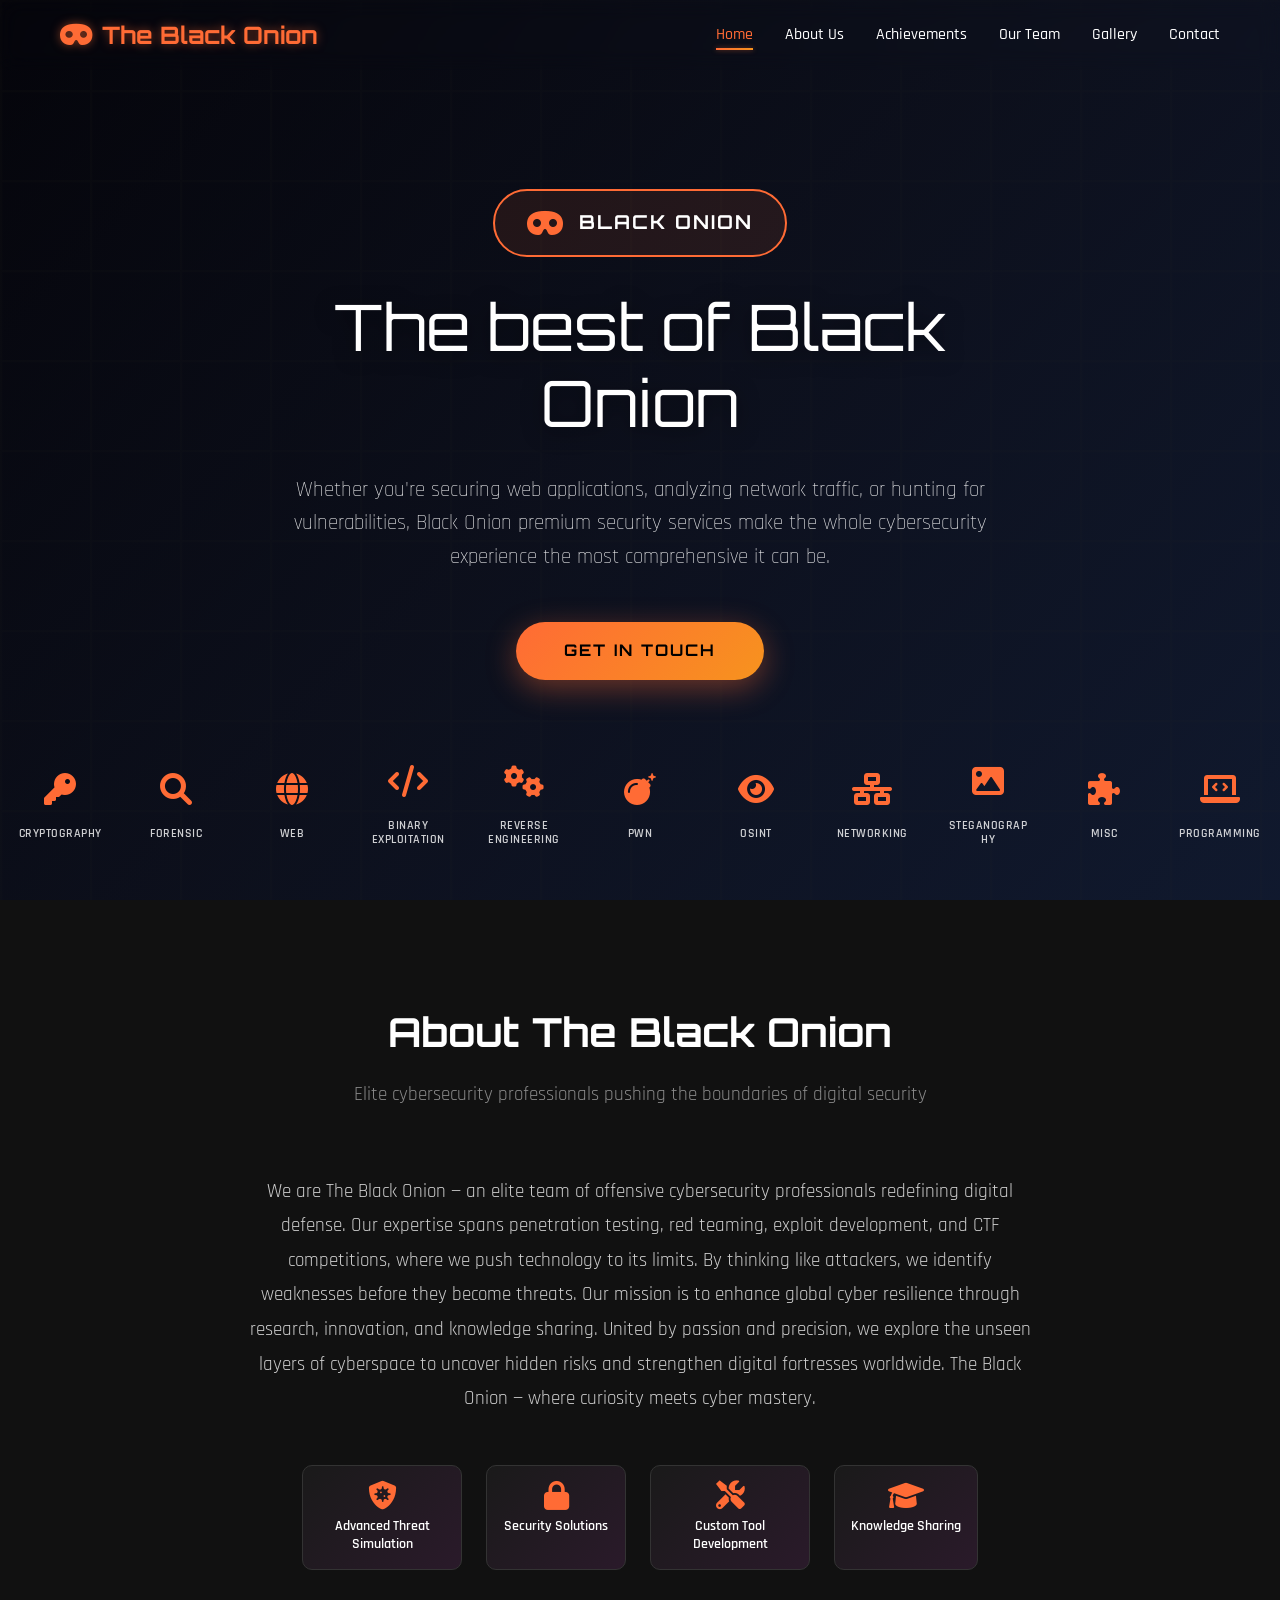
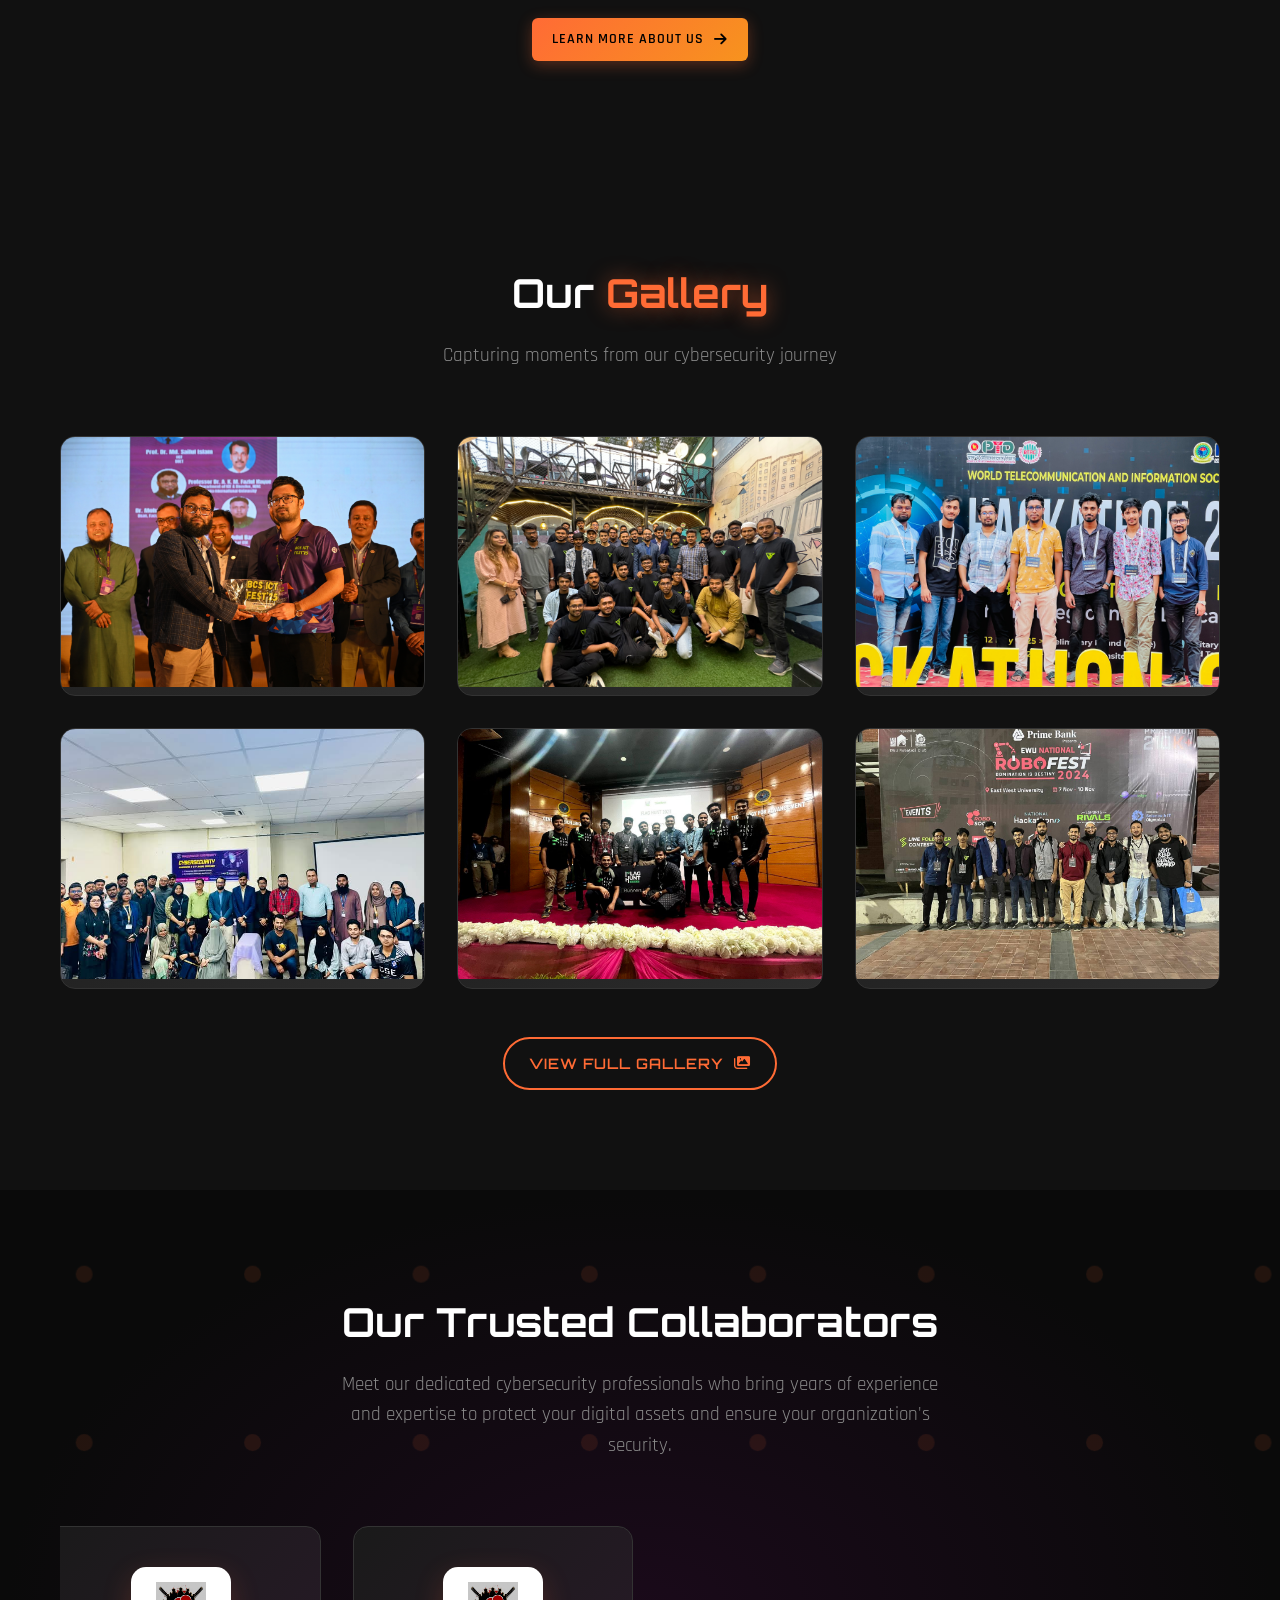
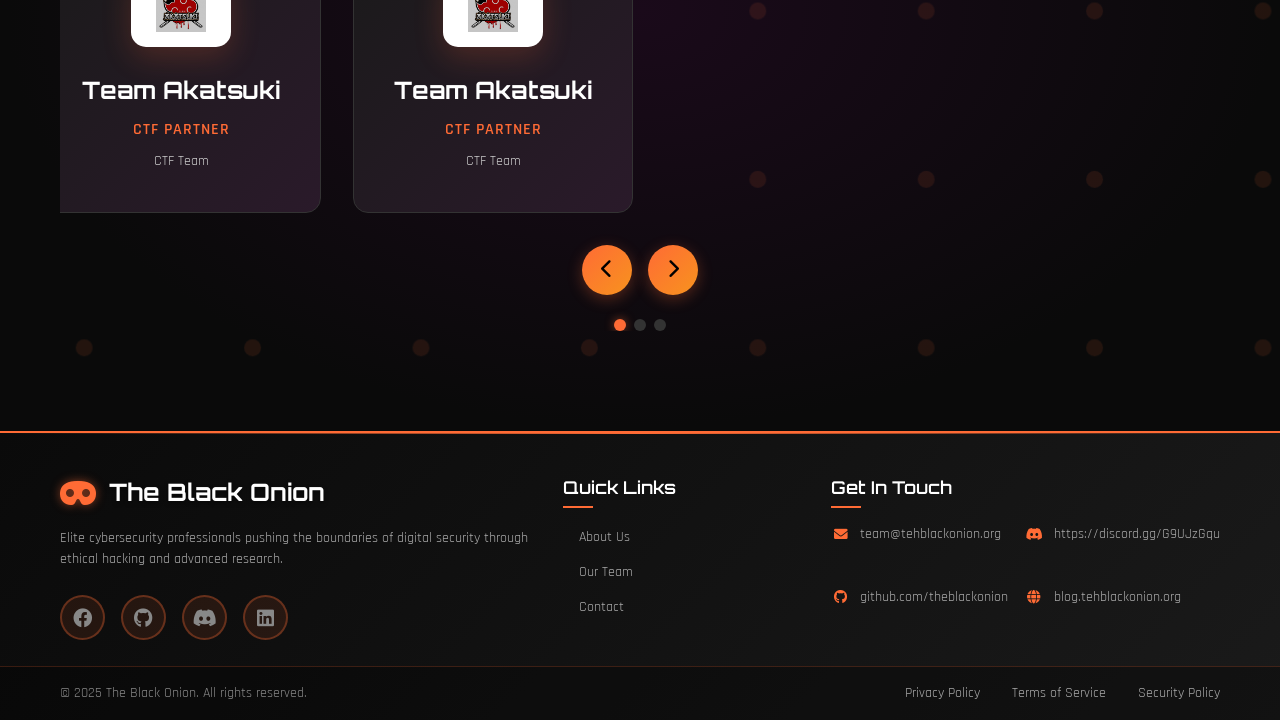
<file: index.html>
<!DOCTYPE html>
<html lang="en">
<head>
    <meta charset="UTF-8">
    <meta name="viewport" content="width=device-width, initial-scale=1.0">
    <title>The Black Onion - Home</title>
    <link rel="stylesheet" href="styles.css">
    <link rel="stylesheet" href="additional-styles.css">
    <link href="https://cdnjs.cloudflare.com/ajax/libs/font-awesome/6.0.0/css/all.min.css" rel="stylesheet">
    <link href="https://fonts.googleapis.com/css2?family=Orbitron:wght@400;700;900&family=Rajdhani:wght@300;400;500;600;700&display=swap" rel="stylesheet">
</head>
<body>
    <!-- Navigation -->
    <nav class="navbar">
        <div class="nav-container">
            <a href="index.html" class="nav-logo">
                <i class="fas fa-mask"></i>
                <span>The Black Onion</span>
            </a>
            <ul class="nav-menu">
                <li class="nav-item">
                    <a href="index.html" class="nav-link active">Home</a>
                </li>
                <li class="nav-item">
                    <a href="about.html" class="nav-link">About Us</a>
                </li>
                <li class="nav-item">
                    <a href="achievements.html" class="nav-link">Achievements</a>
                </li>
                <li class="nav-item">
                    <a href="team.html" class="nav-link">Our Team</a>
                </li>
                <li class="nav-item">
                    <a href="gallery.html" class="nav-link">Gallery</a>
                </li>
                <li class="nav-item">
                    <a href="contact.html" class="nav-link">Contact</a>
                </li>
            </ul>
            <div class="hamburger">
                <span class="bar"></span>
                <span class="bar"></span>
                <span class="bar"></span>
            </div>
        </div>
    </nav>

    <!-- Home Section -->
    <section class="hero">
        <div class="hero-background">
            <div class="hero-overlay"></div>
        </div>
        <div class="hero-content">
            <div class="hero-main">
                <a href="index.html" class="hero-logo">
                    <i class="fas fa-mask"></i>
                    <span>BLACK ONION</span>
                </a>
                <h1 class="hero-title">The best of Black Onion</h1>
                <p class="hero-description">
                    Whether you're securing web applications, analyzing network traffic, or hunting for vulnerabilities, Black Onion 
                    premium security services make the whole cybersecurity experience the most comprehensive it can be.
                </p>
                <div class="hero-cta">
                    <a href="contact.html" class="btn-premium">Get In Touch</a>
                </div>
            </div>
        </div>
        
        <!-- Security Categories Navigation -->
        <div class="platform-nav">
            <div class="platform-nav-container">
                <div class="platform-item">
                    <div class="platform-icon">
                        <i class="fas fa-key"></i>
                    </div>
                    <span>CRYPTOGRAPHY</span>
                </div>
                <div class="platform-item">
                    <div class="platform-icon">
                        <i class="fas fa-search"></i>
                    </div>
                    <span>FORENSIC</span>
                </div>
                <div class="platform-item">
                    <div class="platform-icon">
                        <i class="fas fa-globe"></i>
                    </div>
                    <span>WEB</span>
                </div>
                <div class="platform-item">
                    <div class="platform-icon">
                        <i class="fas fa-code"></i>
                    </div>
                    <span>BINARY EXPLOITATION</span>
                </div>
                <div class="platform-item">
                    <div class="platform-icon">
                        <i class="fas fa-cogs"></i>
                    </div>
                    <span>REVERSE ENGINEERING</span>
                </div>
                <div class="platform-item">
                    <div class="platform-icon">
                        <i class="fas fa-bomb"></i>
                    </div>
                    <span>PWN</span>
                </div>
                <div class="platform-item">
                    <div class="platform-icon">
                        <i class="fas fa-eye"></i>
                    </div>
                    <span>OSINT</span>
                </div>
                <div class="platform-item">
                    <div class="platform-icon">
                        <i class="fas fa-network-wired"></i>
                    </div>
                    <span>NETWORKING</span>
                </div>
                <div class="platform-item">
                    <div class="platform-icon">
                        <i class="fas fa-image"></i>
                    </div>
                    <span>STEGANOGRAPHY</span>
                </div>
                <div class="platform-item">
                    <div class="platform-icon">
                        <i class="fas fa-puzzle-piece"></i>
                    </div>
                    <span>MISC</span>
                </div>
                <div class="platform-item">
                    <div class="platform-icon">
                        <i class="fas fa-laptop-code"></i>
                    </div>
                    <span>PROGRAMMING</span>
                </div>
            </div>
        </div>
    </section>


    <!-- About Section -->
    <section class="about-section">
        <div class="container">
            <div class="section-header">
                <h2 class="section-title">About The Black Onion</h2>
                <p class="section-subtitle">Elite cybersecurity professionals pushing the boundaries of digital security</p>
            </div>
            <div class="about-content">
                <div class="about-text">
                    <p>
                        We are The Black Onion — an elite team of offensive cybersecurity professionals redefining digital defense. Our expertise spans penetration testing, red teaming, exploit development, and CTF competitions, where we push technology to its limits. By thinking like attackers, we identify weaknesses before they become threats. Our mission is to enhance global cyber resilience through research, innovation, and knowledge sharing. United by passion and precision, we explore the unseen layers of cyberspace to uncover hidden risks and strengthen digital fortresses worldwide. The Black Onion — where curiosity meets cyber mastery.
                    </p>
                    <div class="about-features">
                        <div class="feature-item">
                            <i class="fas fa-shield-virus"></i>
                            <span>Advanced Threat Simulation</span>
                        </div>
                        <div class="feature-item">
                            <i class="fas fa-lock"></i>
                            <span>Security Solutions</span>
                        </div>
                        <div class="feature-item">
                            <i class="fas fa-tools"></i>
                            <span>Custom Tool Development</span>
                        </div>
                        <div class="feature-item">
                            <i class="fas fa-graduation-cap"></i>
                            <span>Knowledge Sharing</span>
                        </div>
                    </div>
                    <a href="about.html" class="btn btn-primary">
                        <span>Learn More About Us</span>
                        <i class="fas fa-arrow-right"></i>
                    </a>
                </div>
            </div>
        </div>
    </section>

    <!-- Gallery Preview Section -->
    <section class="gallery-preview-section">
        <div class="container">
            <div class="section-header">
                <h2 class="section-title">Our <span class="highlight">Gallery</span></h2>
                <p class="section-subtitle">Capturing moments from our cybersecurity journey</p>
            </div>
            <div class="gallery-preview-grid">
                <div class="gallery-preview-item">
                    <img src="Image/Gallery/1.JPG" alt="">
                    <div class="gallery-preview-overlay">
                    </div>
                </div>
                <div class="gallery-preview-item">
                    <img src="Image/Gallery/3.jpg" alt="">
                    <div class="gallery-preview-overlay">
                    </div>
                </div>
                <div class="gallery-preview-item">
                    <img src="Image/Gallery/5.jpg" alt="">
                    <div class="gallery-preview-overlay">
                    </div>
                </div>
                <div class="gallery-preview-item">
                    <img src="Image/Gallery/7.jpg" alt="">
                    <div class="gallery-preview-overlay">
                    </div>
                </div>
                <div class="gallery-preview-item">
                    <img src="Image/Gallery/16.jpg" alt="">
                    <div class="gallery-preview-overlay">
                    </div>
                </div>
                <div class="gallery-preview-item">
                    <img src="Image/Gallery/4.jpg" alt="">
                    <div class="gallery-preview-overlay">
                    </div>
                </div>
            </div>
            <div class="gallery-preview-cta">
                <a href="gallery.html" class="btn btn-secondary">
                    <span>View Full Gallery</span>
                    <i class="fas fa-images"></i>
                </a>
            </div>
        </div>
    </section>

    <!-- Collaborators Section -->
    <section class="collaborators-section">
        <div class="container">
            <div class="section-header">
                <h2 class="section-title">Our Trusted Collaborators</h2>
                <p class="section-subtitle">Meet our dedicated cybersecurity professionals who bring years of experience and expertise to protect your digital assets and ensure your organization's security.</p>
            </div>
            <div class="collaborators-slider">
                <div class="slider-container">
                    <div class="collaborator-card">
                        <div class="collaborator-logo">
                            <img src="Image/Collaborators/Team-Akatsuki.jpg" alt="Team Akatsuki" />
                        </div>
                        <h3>Team Akatsuki</h3>
                        <p class="partner-type">CTF Partner</p>
                        <p class="partner-desc">CTF Team</p>
                    </div>
                </div>
                <div class="slider-controls">
                    <button class="slider-btn prev-btn" onclick="slideCollaborators('prev')">
                        <i class="fas fa-chevron-left"></i>
                    </button>
                    <button class="slider-btn next-btn" onclick="slideCollaborators('next')">
                        <i class="fas fa-chevron-right"></i>
                    </button>
                </div>
                <div class="slider-dots">
                    <span class="dot active" onclick="currentSlide(1)"></span>
                    <span class="dot" onclick="currentSlide(2)"></span>
                    <span class="dot" onclick="currentSlide(3)"></span>
                </div>
            </div>
        </div>
    </section>


    <!-- Enhanced Footer -->
    <footer class="enhanced-footer">
        <div class="footer-main">
            <div class="container">
                <div class="footer-grid">
                    <!-- Company Info -->
                    <div class="footer-column">
                        <div class="footer-logo">
                            <i class="fas fa-mask"></i>
                            <span>The Black Onion</span>
                        </div>
                        <p class="footer-description">
                            Elite cybersecurity professionals pushing the boundaries of digital security through ethical hacking and advanced research.
                        </p>
                        <div class="footer-social">
                            <a href="https://www.facebook.com/theblackonion" class="social-link"><i class="fab fa-facebook"></i></a>
                            <a href="https://discord.gg/G9UJzGqu" class="social-link"><i class="fab fa-github"></i></a>
                            <a href="https://discord.gg/G9UJzGqu" class="social-link"><i class="fab fa-discord"></i></a>
                            <a href="https://discord.gg/G9UJzGqu" class="social-link"><i class="fab fa-linkedin"></i></a>
                        </div>
                    </div>

                    <!-- Quick Links -->
                    <div class="footer-column">
                        <h4 class="footer-title">Quick Links</h4>
                        <ul class="footer-links">
                            <li><a href="about.html">About Us</a></li>
                            <li><a href="team.html">Our Team</a></li>
                            <li><a href="contact.html">Contact</a></li>
                        </ul>
                    </div>

                    <!-- Contact Info -->
                    <div class="footer-column">
                        <h4 class="footer-title">Get In Touch</h4>
                        <div class="footer-contact">
                            <div class="contact-item">
                                <i class="fas fa-envelope"></i>
                                <span>team@tehblackonion.org</span>
                            </div>
                            <div class="contact-item">
                                <i class="fab fa-discord"></i>
                                <span>https://discord.gg/G9UJzGqu</span>
                            </div>
                            <div class="contact-item">
                                <i class="fab fa-github"></i>
                                <span>github.com/theblackonion</span>
                            </div>
                            <div class="contact-item">
                                <i class="fas fa-globe"></i>
                                <span>blog.tehblackonion.org</span>
                            </div>
                        </div>
                    </div>
                </div>
            </div>
        </div>
        
        <!-- Footer Bottom -->
        <div class="footer-bottom">
            <div class="container">
                <div class="footer-bottom-content">
                    <div class="copyright">
                        <p>&copy; 2025 The Black Onion. All rights reserved.</p>
                    </div>
                    <div class="footer-bottom-links">
                        <a href="#">Privacy Policy</a>
                        <a href="#">Terms of Service</a>
                        <a href="#">Security Policy</a>
                    </div>
                </div>
            </div>
        </div>
    </footer>

    <script src="script.js"></script>
</body>
</html>
</file>
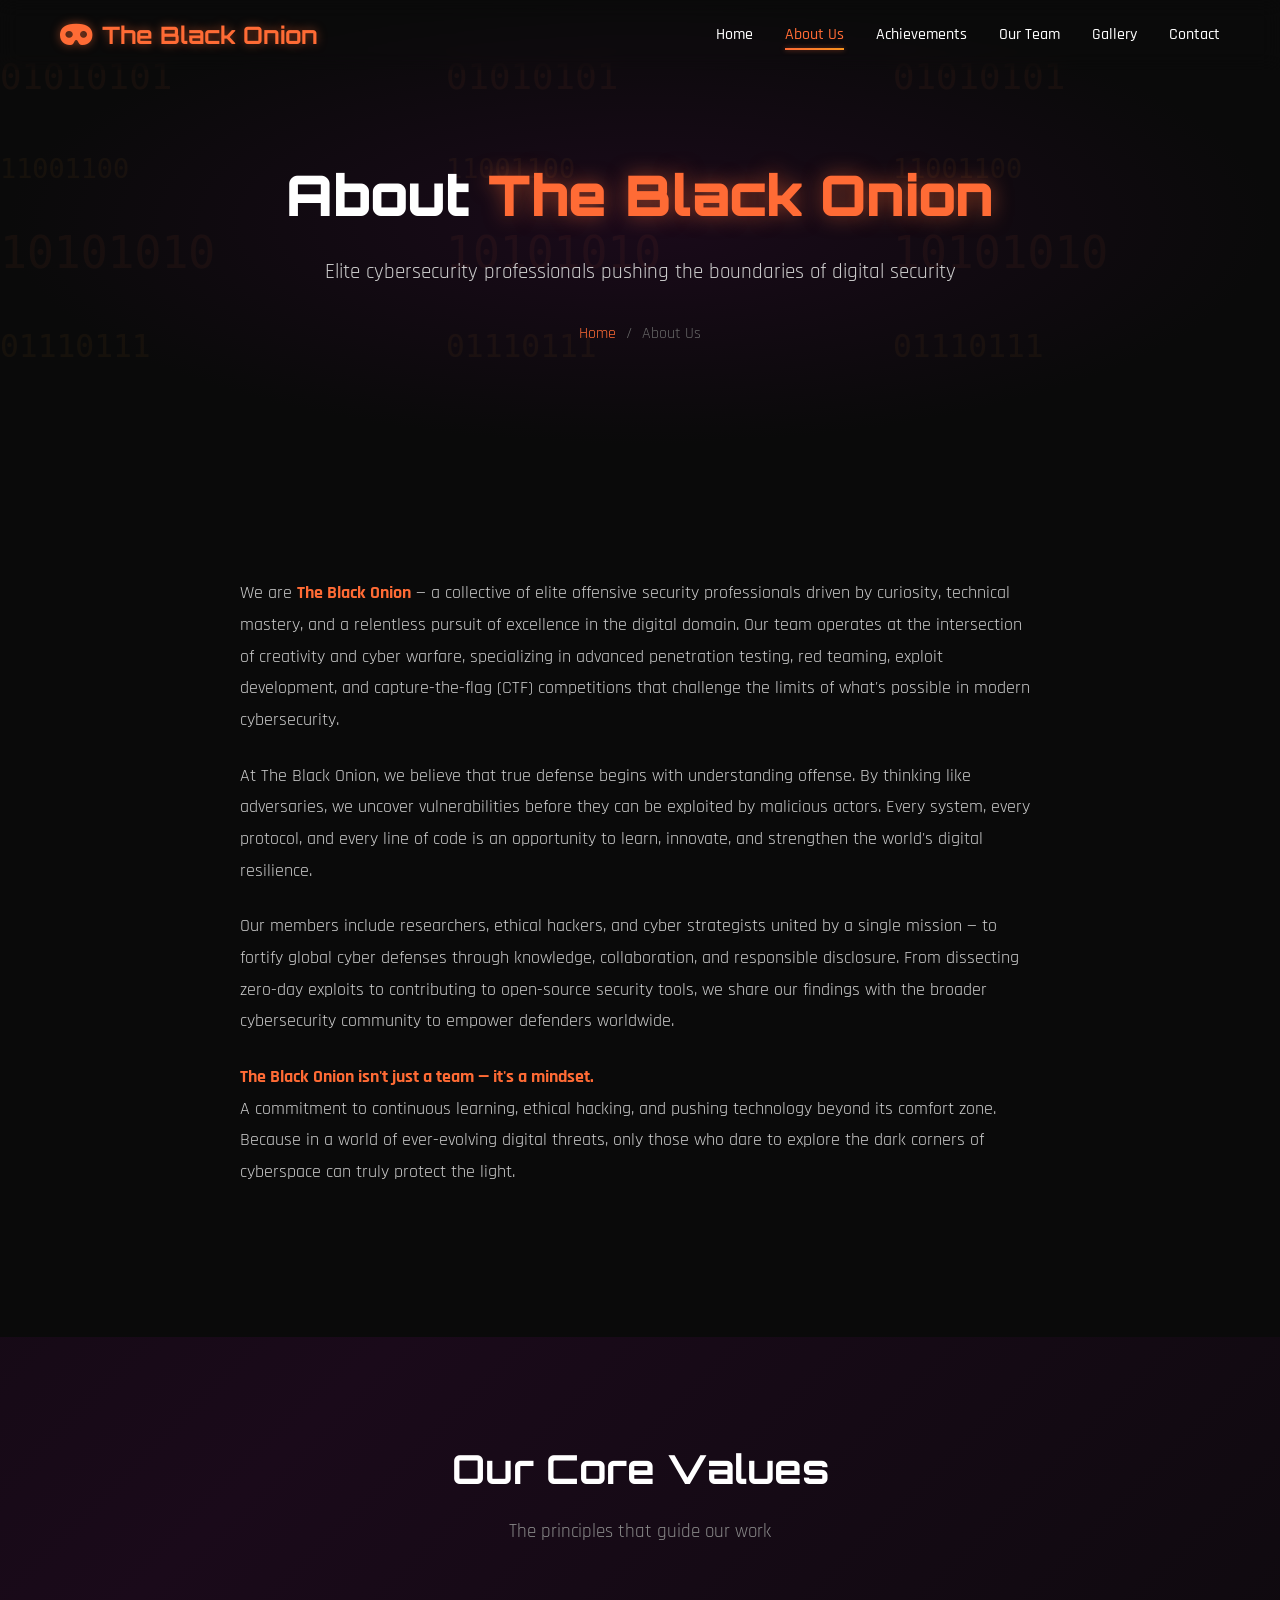
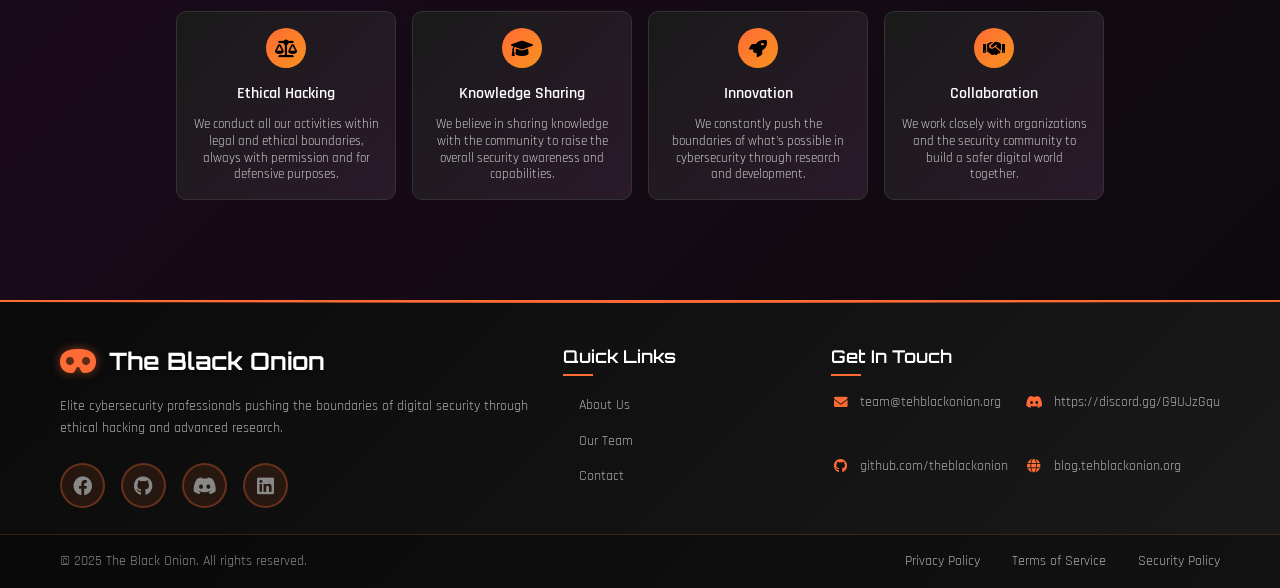
<file: about.html>
<!DOCTYPE html>
<html lang="en">
<head>
    <meta charset="UTF-8">
    <meta name="viewport" content="width=device-width, initial-scale=1.0">
    <title>The Black Onion - About Us</title>
    <link rel="stylesheet" href="styles.css">
    <link rel="stylesheet" href="additional-styles.css">
    <link href="https://cdnjs.cloudflare.com/ajax/libs/font-awesome/6.0.0/css/all.min.css" rel="stylesheet">
    <link href="https://fonts.googleapis.com/css2?family=Orbitron:wght@400;700;900&family=Rajdhani:wght@300;400;500;600;700&display=swap" rel="stylesheet">
</head>
<body>
    <!-- Navigation -->
    <nav class="navbar">
        <div class="nav-container">
            <a href="index.html" class="nav-logo">
                <i class="fas fa-mask"></i>
                <span>The Black Onion</span>
            </a>
            <ul class="nav-menu">
                <li class="nav-item">
                    <a href="index.html" class="nav-link">Home</a>
                </li>
                <li class="nav-item">
                    <a href="about.html" class="nav-link active">About Us</a>
                </li>
                <li class="nav-item">
                    <a href="achievements.html" class="nav-link">Achievements</a>
                </li>
                <li class="nav-item">
                    <a href="team.html" class="nav-link">Our Team</a>
                </li>
                <li class="nav-item">
                    <a href="gallery.html" class="nav-link">Gallery</a>
                </li>
                <li class="nav-item">
                    <a href="contact.html" class="nav-link">Contact</a>
                </li>
            </ul>
            <div class="hamburger">
                <span class="bar"></span>
                <span class="bar"></span>
                <span class="bar"></span>
            </div>
        </div>
    </nav>

    <!-- Page Header -->
    <section class="page-header">
        <div class="header-background">
            <div class="binary-rain"></div>
        </div>
        <div class="container">
            <div class="header-content">
                <h1 class="page-title">About <span class="highlight">The Black Onion</span></h1>
                <p class="page-subtitle">Elite cybersecurity professionals pushing the boundaries of digital security</p>
                <div class="breadcrumb">
                    <a href="index.html">Home</a>
                    <span>/</span>
                    <span>About Us</span>
                </div>
            </div>
        </div>
    </section>

    <!-- About Us Section -->
    <section class="about-us-section">
        <div class="container">
            <div class="about-content">
                <div class="about-main">
                    <div class="about-description">
                        <p>
                            We are <strong>The Black Onion</strong> — a collective of elite offensive security professionals driven by curiosity, technical mastery, and a relentless pursuit of excellence in the digital domain. Our team operates at the intersection of creativity and cyber warfare, specializing in advanced penetration testing, red teaming, exploit development, and capture-the-flag (CTF) competitions that challenge the limits of what's possible in modern cybersecurity.
                        </p>
                        <p>
                            At The Black Onion, we believe that true defense begins with understanding offense. By thinking like adversaries, we uncover vulnerabilities before they can be exploited by malicious actors. Every system, every protocol, and every line of code is an opportunity to learn, innovate, and strengthen the world's digital resilience.
                        </p>
                        <p>
                            Our members include researchers, ethical hackers, and cyber strategists united by a single mission — to fortify global cyber defenses through knowledge, collaboration, and responsible disclosure. From dissecting zero-day exploits to contributing to open-source security tools, we share our findings with the broader cybersecurity community to empower defenders worldwide.
                        </p>
                        <p>
                            <strong>The Black Onion isn't just a team — it's a mindset.</strong><br>
                            A commitment to continuous learning, ethical hacking, and pushing technology beyond its comfort zone.<br>
                            Because in a world of ever-evolving digital threats, only those who dare to explore the dark corners of cyberspace can truly protect the light.
                        </p>
                    </div>
                    
                </div>
            </div>
        </div>
    </section>


    <!-- Values Section -->
    <section class="values-section">
        <div class="container">
            <div class="section-header">
                <h2 class="section-title">Our Core Values</h2>
                <p class="section-subtitle">The principles that guide our work</p>
            </div>
            <div class="values-row">
                <div class="value-box">
                    <div class="value-icon">
                        <i class="fas fa-balance-scale"></i>
                    </div>
                    <h4>Ethical Hacking</h4>
                    <p>We conduct all our activities within legal and ethical boundaries, always with permission and for defensive purposes.</p>
                </div>
                <div class="value-box">
                    <div class="value-icon">
                        <i class="fas fa-graduation-cap"></i>
                    </div>
                    <h4>Knowledge Sharing</h4>
                    <p>We believe in sharing knowledge with the community to raise the overall security awareness and capabilities.</p>
                </div>
                <div class="value-box">
                    <div class="value-icon">
                        <i class="fas fa-rocket"></i>
                    </div>
                    <h4>Innovation</h4>
                    <p>We constantly push the boundaries of what's possible in cybersecurity through research and development.</p>
                </div>
                <div class="value-box">
                    <div class="value-icon">
                        <i class="fas fa-handshake"></i>
                    </div>
                    <h4>Collaboration</h4>
                    <p>We work closely with organizations and the security community to build a safer digital world together.</p>
                </div>
            </div>
        </div>
    </section>


    <!-- Enhanced Footer -->
    <footer class="enhanced-footer">
        <div class="footer-main">
            <div class="container">
                <div class="footer-grid">
                    <!-- Company Info -->
                    <div class="footer-column">
                        <div class="footer-logo">
                            <i class="fas fa-mask"></i>
                            <span>The Black Onion</span>
                        </div>
                        <p class="footer-description">
                            Elite cybersecurity professionals pushing the boundaries of digital security through ethical hacking and advanced research.
                        </p>
                        <div class="footer-social">
                            <a href="https://www.facebook.com/theblackonion" class="social-link"><i class="fab fa-facebook"></i></a>
                            <a href="https://discord.gg/G9UJzGqu" class="social-link"><i class="fab fa-github"></i></a>
                            <a href="https://discord.gg/G9UJzGqu" class="social-link"><i class="fab fa-discord"></i></a>
                            <a href="https://discord.gg/G9UJzGqu" class="social-link"><i class="fab fa-linkedin"></i></a>
                        </div>
                    </div>

                    <!-- Quick Links -->
                    <div class="footer-column">
                        <h4 class="footer-title">Quick Links</h4>
                        <ul class="footer-links">
                            <li><a href="about.html">About Us</a></li>
                            <li><a href="team.html">Our Team</a></li>
                            <li><a href="contact.html">Contact</a></li>
                        </ul>
                    </div>

                    <!-- Contact Info -->
                    <div class="footer-column">
                        <h4 class="footer-title">Get In Touch</h4>
                        <div class="footer-contact">
                            <div class="contact-item">
                                <i class="fas fa-envelope"></i>
                                <span>team@tehblackonion.org</span>
                            </div>
                            <div class="contact-item">
                                <i class="fab fa-discord"></i>
                                <span>https://discord.gg/G9UJzGqu</span>
                            </div>
                            <div class="contact-item">
                                <i class="fab fa-github"></i>
                                <span>github.com/theblackonion</span>
                            </div>
                            <div class="contact-item">
                                <i class="fas fa-globe"></i>
                                <span>blog.tehblackonion.org</span>
                            </div>
                        </div>
                    </div>
                </div>
            </div>
        </div>
        
        <!-- Footer Bottom -->
        <div class="footer-bottom">
            <div class="container">
                <div class="footer-bottom-content">
                    <div class="copyright">
                        <p>&copy; 2025 The Black Onion. All rights reserved.</p>
                    </div>
                    <div class="footer-bottom-links">
                        <a href="#">Privacy Policy</a>
                        <a href="#">Terms of Service</a>
                        <a href="#">Security Policy</a>
                    </div>
                </div>
            </div>
        </div>
    </footer>
    
    <script src="script.js"></script>
</body>
</html>
</file>
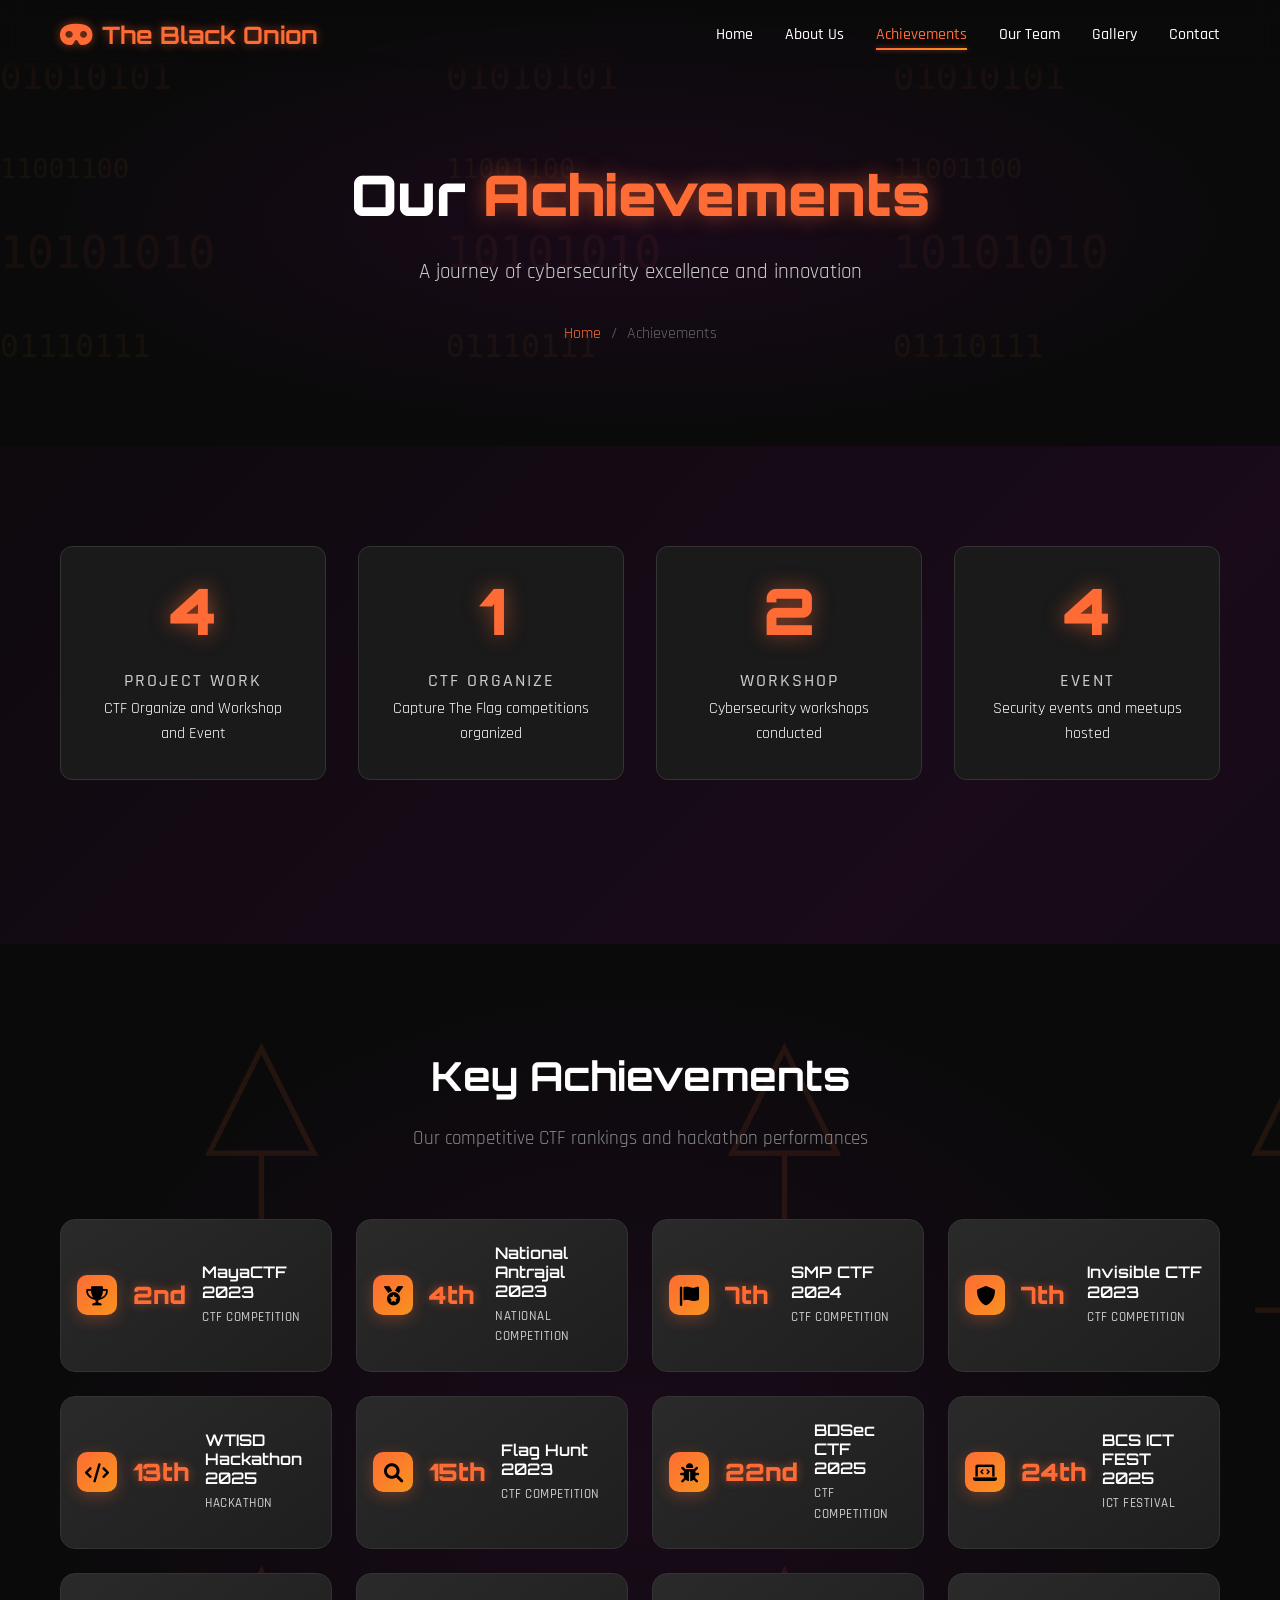
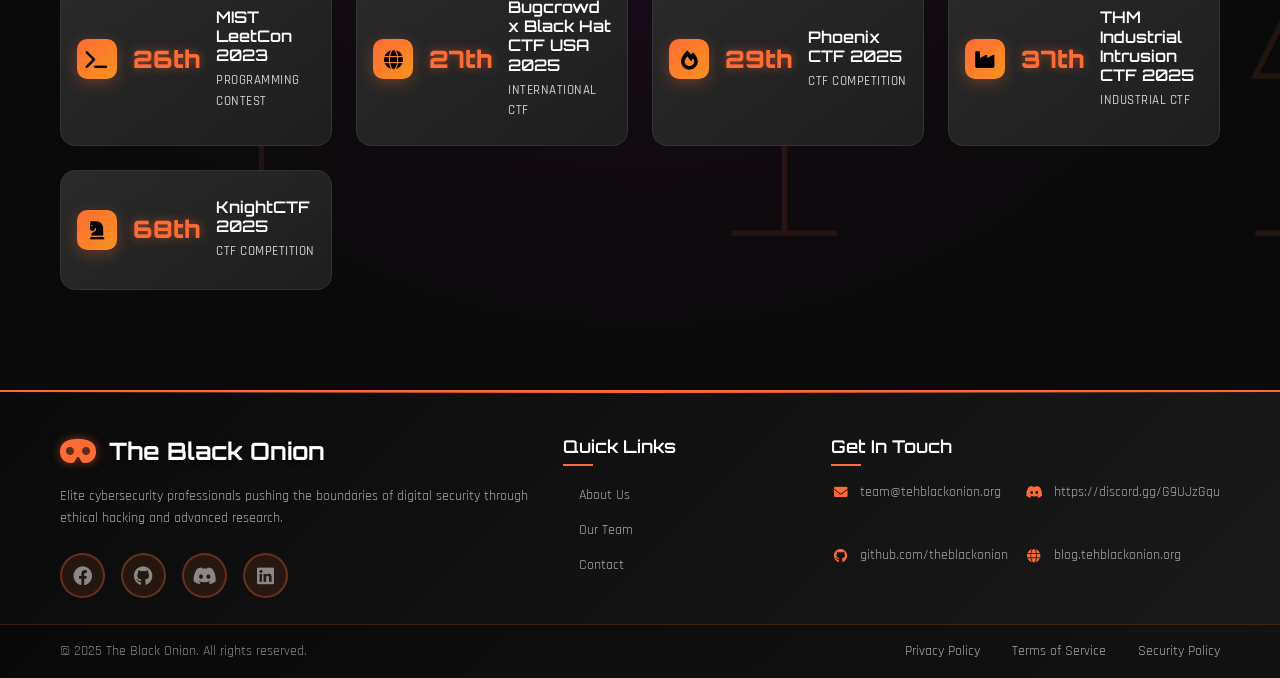
<file: achievements.html>
<!DOCTYPE html>
<html lang="en">
<head>
    <meta charset="UTF-8">
    <meta name="viewport" content="width=device-width, initial-scale=1.0">
    <title>The Black Onion - Achievements</title>
    <link rel="stylesheet" href="styles.css">
    <link rel="stylesheet" href="additional-styles.css">
    <link href="https://cdnjs.cloudflare.com/ajax/libs/font-awesome/6.0.0/css/all.min.css" rel="stylesheet">
    <link href="https://fonts.googleapis.com/css2?family=Orbitron:wght@400;700;900&family=Rajdhani:wght@300;400;500;600;700&display=swap" rel="stylesheet">
</head>
<body>
    <!-- Navigation -->
    <nav class="navbar">
        <div class="nav-container">
            <a href="index.html" class="nav-logo">
                <i class="fas fa-mask"></i>
                <span>The Black Onion</span>
            </a>
            <ul class="nav-menu">
                <li class="nav-item">
                    <a href="index.html" class="nav-link">Home</a>
                </li>
                <li class="nav-item">
                    <a href="about.html" class="nav-link">About Us</a>
                </li>
                <li class="nav-item">
                    <a href="achievements.html" class="nav-link active">Achievements</a>
                </li>
                <li class="nav-item">
                    <a href="team.html" class="nav-link">Our Team</a>
                </li>
                <li class="nav-item">
                    <a href="gallery.html" class="nav-link">Gallery</a>
                </li>
                <li class="nav-item">
                    <a href="contact.html" class="nav-link">Contact</a>
                </li>
            </ul>
            <div class="hamburger">
                <span class="bar"></span>
                <span class="bar"></span>
                <span class="bar"></span>
            </div>
        </div>
    </nav>

    <!-- Page Header -->
    <section class="page-header">
        <div class="header-background">
            <div class="binary-rain"></div>
        </div>
        <div class="container">
            <div class="header-content">
                <h1 class="page-title">Our <span class="highlight">Achievements</span></h1>
                <p class="page-subtitle">A journey of cybersecurity excellence and innovation</p>
                <div class="breadcrumb">
                    <a href="index.html">Home</a>
                    <span>/</span>
                    <span>Achievements</span>
                </div>
            </div>
        </div>
    </section>

    <!-- Stats Overview -->
    <section class="stats-overview">
        <div class="container">
            <div class="stats-grid">
                <div class="stat-card">
                    <div class="stat-content">
                        <div class="stat-number" data-count="5">5</div>
                        <div class="stat-label">Project Work</div>
                        <div class="stat-description">CTF Organize and Workshop and Event</div>
                    </div>
                </div>
                <div class="stat-card">
                    <div class="stat-content">
                        <div class="stat-number" data-count="1">1</div>
                        <div class="stat-label">CTF Organize</div>
                        <div class="stat-description">Capture The Flag competitions organized</div>
                    </div>
                </div>
                <div class="stat-card">
                    <div class="stat-content">
                        <div class="stat-number" data-count="2">2</div>
                        <div class="stat-label">Workshop</div>
                        <div class="stat-description">Cybersecurity workshops conducted</div>
                    </div>
                </div>
                <div class="stat-card">
                    <div class="stat-content">
                        <div class="stat-number" data-count="5">5</div>
                        <div class="stat-label">Event</div>
                        <div class="stat-description">Security events and meetups hosted</div>
                    </div>
                </div>
            </div>
        </div>
    </section>

    <!-- Key Achievements Section -->
    <section class="key-achievements-section">
        <div class="container">
            <div class="section-header">
                <h2 class="section-title">Key Achievements</h2>
                <p class="section-subtitle">Our competitive CTF rankings and hackathon performances</p>
            </div>
            <div class="achievements-grid compact-list">
                <div class="compact-achievement-box">
                    <div class="achievement-icon">
                        <i class="fas fa-trophy"></i>
                    </div>
                    <div class="achievement-rank">2nd</div>
                    <div class="achievement-details">
                        <h4>MayaCTF 2023</h4>
                        <p>CTF Competition</p>
                    </div>
                </div>
                <div class="compact-achievement-box">
                    <div class="achievement-icon">
                        <i class="fas fa-medal"></i>
                    </div>
                    <div class="achievement-rank">4th</div>
                    <div class="achievement-details">
                        <h4>National Antrajal 2023</h4>
                        <p>National Competition</p>
                    </div>
                </div>
                <div class="compact-achievement-box">
                    <div class="achievement-icon">
                        <i class="fas fa-flag"></i>
                    </div>
                    <div class="achievement-rank">7th</div>
                    <div class="achievement-details">
                        <h4>SMP CTF 2024</h4>
                        <p>CTF Competition</p>
                    </div>
                </div>
                <div class="compact-achievement-box">
                    <div class="achievement-icon">
                        <i class="fas fa-shield-alt"></i>
                    </div>
                    <div class="achievement-rank">7th</div>
                    <div class="achievement-details">
                        <h4>Invisible CTF 2023</h4>
                        <p>CTF Competition</p>
                    </div>
                </div>
                <div class="compact-achievement-box">
                    <div class="achievement-icon">
                        <i class="fas fa-code"></i>
                    </div>
                    <div class="achievement-rank">13th</div>
                    <div class="achievement-details">
                        <h4>WTISD Hackathon 2025</h4>
                        <p>Hackathon</p>
                    </div>
                </div>
                <div class="compact-achievement-box">
                    <div class="achievement-icon">
                        <i class="fas fa-search"></i>
                    </div>
                    <div class="achievement-rank">15th</div>
                    <div class="achievement-details">
                        <h4>Flag Hunt 2023</h4>
                        <p>CTF Competition</p>
                    </div>
                </div>
                <div class="compact-achievement-box">
                    <div class="achievement-icon">
                        <i class="fas fa-bug"></i>
                    </div>
                    <div class="achievement-rank">22nd</div>
                    <div class="achievement-details">
                        <h4>BDSec CTF 2025</h4>
                        <p>CTF Competition</p>
                    </div>
                </div>
                <div class="compact-achievement-box">
                    <div class="achievement-icon">
                        <i class="fas fa-laptop-code"></i>
                    </div>
                    <div class="achievement-rank">24th</div>
                    <div class="achievement-details">
                        <h4>BCS ICT FEST 2025</h4>
                        <p>ICT Festival</p>
                    </div>
                </div>
                <div class="compact-achievement-box">
                    <div class="achievement-icon">
                        <i class="fas fa-terminal"></i>
                    </div>
                    <div class="achievement-rank">26th</div>
                    <div class="achievement-details">
                        <h4>MIST LeetCon 2023</h4>
                        <p>Programming Contest</p>
                    </div>
                </div>
                <div class="compact-achievement-box">
                    <div class="achievement-icon">
                        <i class="fas fa-globe"></i>
                    </div>
                    <div class="achievement-rank">27th</div>
                    <div class="achievement-details">
                        <h4>Bugcrowd x Black Hat CTF USA 2025</h4>
                        <p>International CTF</p>
                    </div>
                </div>
                <div class="compact-achievement-box">
                    <div class="achievement-icon">
                        <i class="fas fa-fire"></i>
                    </div>
                    <div class="achievement-rank">29th</div>
                    <div class="achievement-details">
                        <h4>Phoenix CTF 2025</h4>
                        <p>CTF Competition</p>
                    </div>
                </div>
                <div class="compact-achievement-box">
                    <div class="achievement-icon">
                        <i class="fas fa-industry"></i>
                    </div>
                    <div class="achievement-rank">37th</div>
                    <div class="achievement-details">
                        <h4>THM Industrial Intrusion CTF 2025</h4>
                        <p>Industrial CTF</p>
                    </div>
                </div>
                <div class="compact-achievement-box">
                    <div class="achievement-icon">
                        <i class="fas fa-chess-knight"></i>
                    </div>
                    <div class="achievement-rank">68th</div>
                    <div class="achievement-details">
                        <h4>KnightCTF 2025</h4>
                        <p>CTF Competition</p>
                    </div>
                </div>
            </div>
        </div>
    </section>

    <!-- Enhanced Footer -->
    <footer class="enhanced-footer">
        <div class="footer-main">
            <div class="container">
                <div class="footer-grid">
                    <!-- Company Info -->
                    <div class="footer-column">
                        <div class="footer-logo">
                            <i class="fas fa-mask"></i>
                            <span>The Black Onion</span>
                        </div>
                        <p class="footer-description">
                            Elite cybersecurity professionals pushing the boundaries of digital security through ethical hacking and advanced research.
                        </p>
                        <div class="footer-social">
                            <a href="https://www.facebook.com/theblackonion" class="social-link"><i class="fab fa-facebook"></i></a>
                            <a href="https://discord.gg/G9UJzGqu" class="social-link"><i class="fab fa-github"></i></a>
                            <a href="https://discord.gg/G9UJzGqu" class="social-link"><i class="fab fa-discord"></i></a>
                            <a href="https://discord.gg/G9UJzGqu" class="social-link"><i class="fab fa-linkedin"></i></a>
                        </div>
                    </div>

                    <!-- Quick Links -->
                    <div class="footer-column">
                        <h4 class="footer-title">Quick Links</h4>
                        <ul class="footer-links">
                            <li><a href="about.html">About Us</a></li>
                            <li><a href="team.html">Our Team</a></li>
                            <li><a href="contact.html">Contact</a></li>
                        </ul>
                    </div>

                    <!-- Contact Info -->
                    <div class="footer-column">
                        <h4 class="footer-title">Get In Touch</h4>
                        <div class="footer-contact">
                            <div class="contact-item">
                                <i class="fas fa-envelope"></i>
                                <span>team@tehblackonion.org</span>
                            </div>
                            <div class="contact-item">
                                <i class="fab fa-discord"></i>
                                <span>https://discord.gg/G9UJzGqu</span>
                            </div>
                            <div class="contact-item">
                                <i class="fab fa-github"></i>
                                <span>github.com/theblackonion</span>
                            </div>
                            <div class="contact-item">
                                <i class="fas fa-globe"></i>
                                <span>blog.tehblackonion.org</span>
                            </div>
                        </div>
                    </div>
                </div>
            </div>
        </div>
        
        <!-- Footer Bottom -->
        <div class="footer-bottom">
            <div class="container">
                <div class="footer-bottom-content">
                    <div class="copyright">
                        <p>&copy; 2025 The Black Onion. All rights reserved.</p>
                    </div>
                    <div class="footer-bottom-links">
                        <a href="#">Privacy Policy</a>
                        <a href="#">Terms of Service</a>
                        <a href="#">Security Policy</a>
                    </div>
                </div>
            </div>
        </div>
    </footer>

    <script src="script.js"></script>
</body>
</html>
</file>
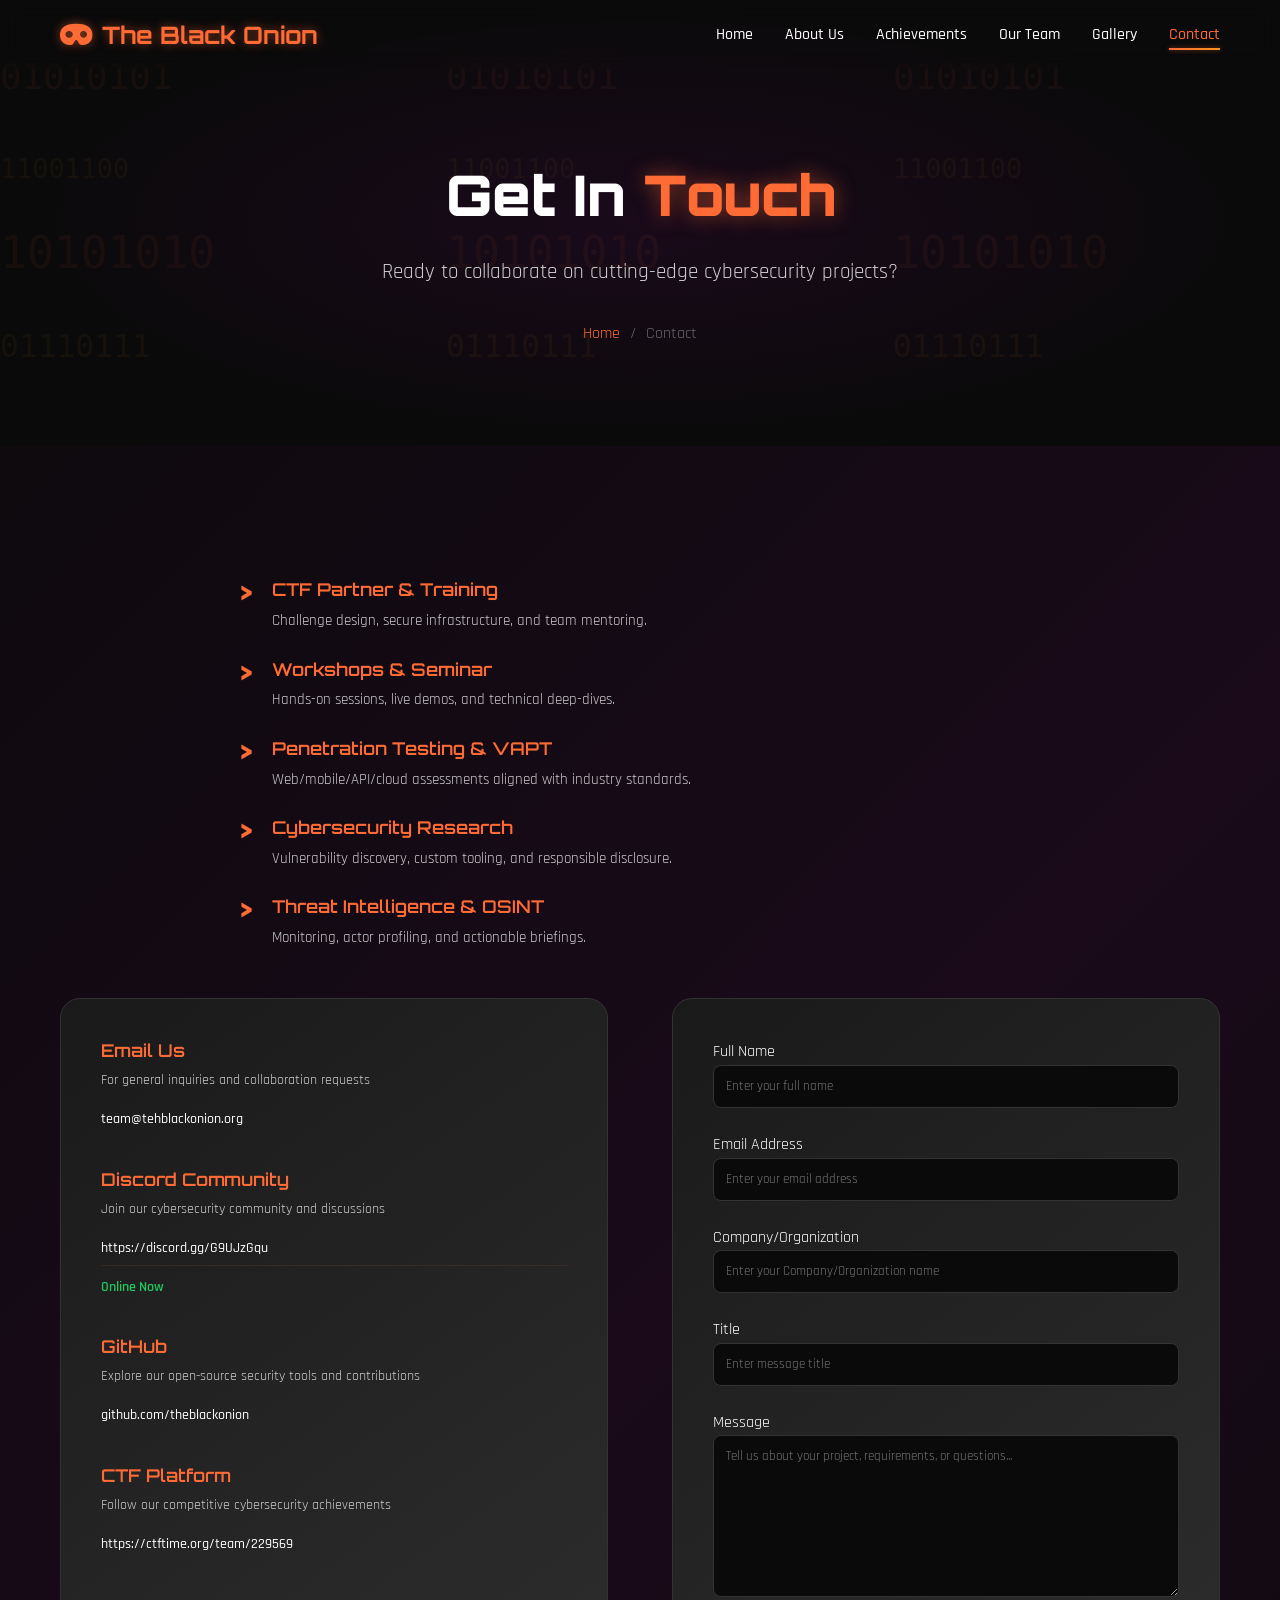
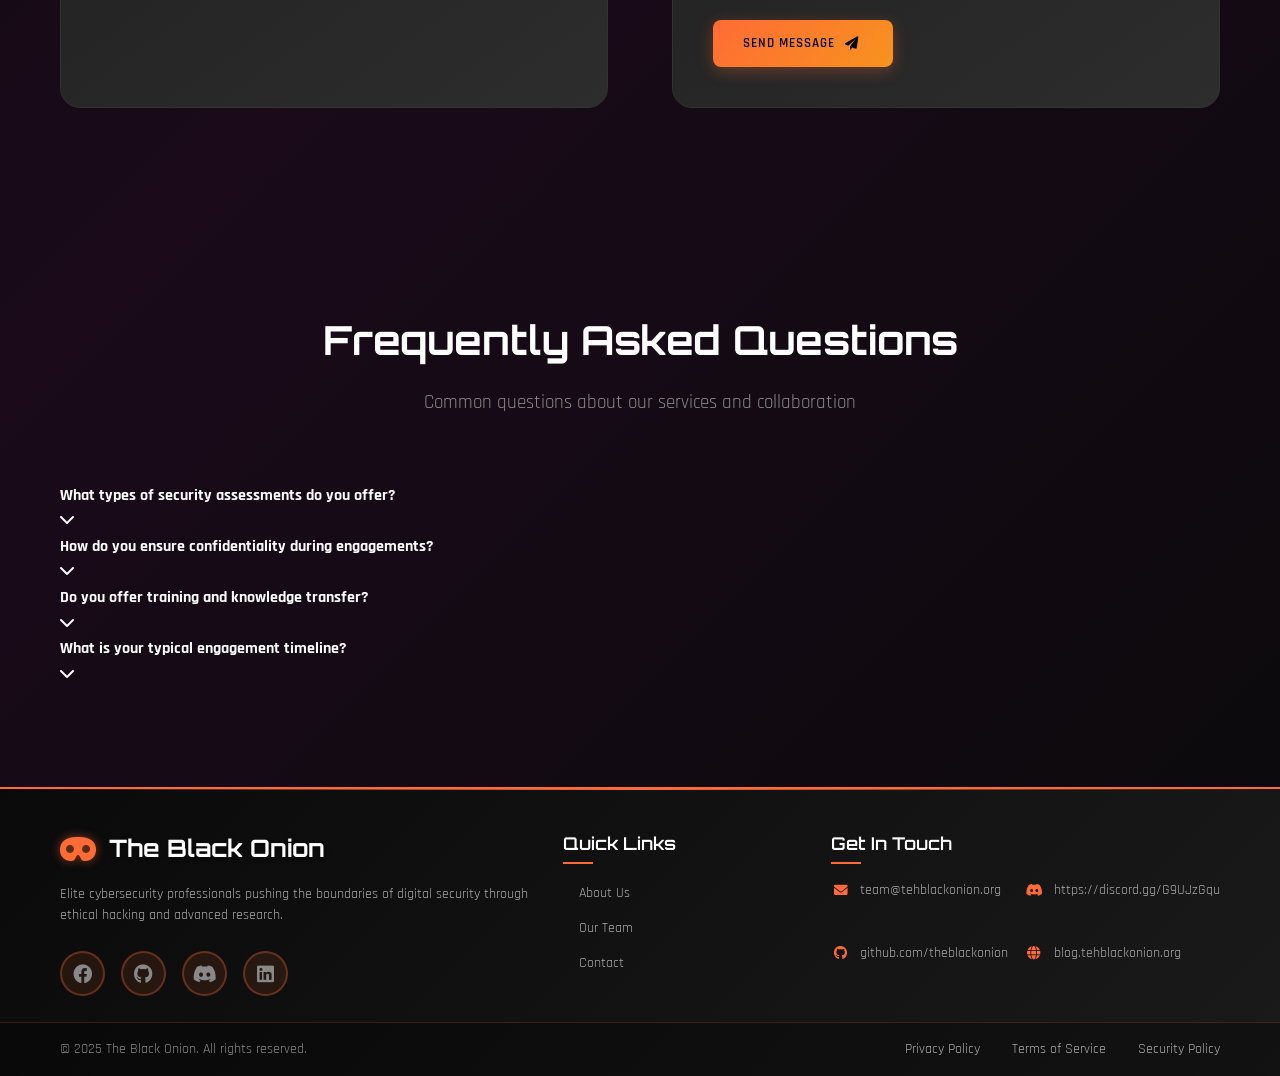
<file: contact.html>
<!DOCTYPE html>
<html lang="en">
<head>
    <meta charset="UTF-8">
    <meta name="viewport" content="width=device-width, initial-scale=1.0">
    <title>The Black Onion - Contact</title>
    <link rel="stylesheet" href="styles.css">
    <link rel="stylesheet" href="additional-styles.css">
    <link href="https://cdnjs.cloudflare.com/ajax/libs/font-awesome/6.0.0/css/all.min.css" rel="stylesheet">
    <link href="https://fonts.googleapis.com/css2?family=Orbitron:wght@400;700;900&family=Rajdhani:wght@300;400;500;600;700&display=swap" rel="stylesheet">
</head>
<body>
    <!-- Navigation -->
    <nav class="navbar">
        <div class="nav-container">
            <a href="index.html" class="nav-logo">
                <i class="fas fa-mask"></i>
                <span>The Black Onion</span>
            </a>
            <ul class="nav-menu">
                <li class="nav-item">
                    <a href="index.html" class="nav-link">Home</a>
                </li>
                <li class="nav-item">
                    <a href="about.html" class="nav-link">About Us</a>
                </li>
                <li class="nav-item">
                    <a href="achievements.html" class="nav-link">Achievements</a>
                </li>
                <li class="nav-item">
                    <a href="team.html" class="nav-link">Our Team</a>
                </li>
                <li class="nav-item">
                    <a href="gallery.html" class="nav-link">Gallery</a>
                </li>
                <li class="nav-item">
                    <a href="contact.html" class="nav-link active">Contact</a>
                </li>
            </ul>
            <div class="hamburger">
                <span class="bar"></span>
                <span class="bar"></span>
                <span class="bar"></span>
            </div>
        </div>
    </nav>

    <!-- Page Header -->
    <section class="page-header">
        <div class="header-background">
            <div class="binary-rain"></div>
        </div>
        <div class="container">
            <div class="header-content">
                <h1 class="page-title">Get In <span class="highlight">Touch</span></h1>
                <p class="page-subtitle">Ready to collaborate on cutting-edge cybersecurity projects?</p>
                <div class="breadcrumb">
                    <a href="index.html">Home</a>
                    <span>/</span>
                    <span>Contact</span>
                </div>
            </div>
        </div>
    </section>


    <!-- Contact Form -->
    <section class="contact-form-section">
        <div class="container">
            <div class="services-list">
                <div class="service-text-item">
                    <h4>CTF Partner & Training</h4>
                    <p>Challenge design, secure infrastructure, and team mentoring.</p>
                </div>
                <div class="service-text-item">
                    <h4>Workshops & Seminar</h4>
                    <p>Hands-on sessions, live demos, and technical deep-dives.</p>
                </div>
                <div class="service-text-item">
                    <h4>Penetration Testing & VAPT</h4>
                    <p>Web/mobile/API/cloud assessments aligned with industry standards.</p>
                </div>
                <div class="service-text-item">
                    <h4>Cybersecurity Research</h4>
                    <p>Vulnerability discovery, custom tooling, and responsible disclosure.</p>
                </div>
                <div class="service-text-item">
                    <h4>Threat Intelligence & OSINT</h4>
                    <p>Monitoring, actor profiling, and actionable briefings.</p>
                </div>
            </div>
            <div class="form-and-contact-container">
                <div class="contact-info-sidebar">
                    <div class="contact-text-item">
                        <h4>Email Us</h4>
                        <p>For general inquiries and collaboration requests</p>
                        <div class="contact-details">
                            <span>team@tehblackonion.org</span>
                        </div>
                    </div>
                    <div class="contact-text-item">
                        <h4>Discord Community</h4>
                        <p>Join our cybersecurity community and discussions</p>
                        <div class="contact-details">
                            <span>https://discord.gg/G9UJzGqu</span>
                            <span class="status-online">Online Now</span>
                        </div>
                    </div>
                    <div class="contact-text-item">
                        <h4>GitHub</h4>
                        <p>Explore our open-source security tools and contributions</p>
                        <div class="contact-details">
                            <span>github.com/theblackonion</span>
                        </div>
                    </div>
                    <div class="contact-text-item">
                        <h4>CTF Platform</h4>
                        <p>Follow our competitive cybersecurity achievements</p>
                        <div class="contact-details">
                            <span>https://ctftime.org/team/229569</span>
                        </div>
                    </div>
                </div>
                <div class="contact-form">
                    <form id="contactForm">
                        <div class="form-group">
                            <label for="fullName">Full Name</label>
                            <input type="text" id="fullName" name="fullName" placeholder="Enter your full name" required>
                        </div>
                        <div class="form-row">
                            <div class="form-group">
                                <label for="email">Email Address</label>
                                <input type="email" id="email" name="email" placeholder="Enter your email address" required>
                            </div>
                            <div class="form-group">
                                <label for="company">Company/Organization</label>
                                <input type="text" id="company" name="company" placeholder="Enter your Company/Organization name">
                            </div>
                        </div>
                        <div class="form-group">
                            <label for="title">Title</label>
                            <input type="text" id="title" name="title" placeholder="Enter message title" required>
                        </div>
                        <div class="form-group">
                            <label for="message">Message</label>
                            <textarea id="message" name="message" rows="6" placeholder="Tell us about your project, requirements, or questions..." required></textarea>
                        </div>
                        <button type="submit" class="btn btn-primary">
                            <span>Send Message</span>
                            <i class="fas fa-paper-plane"></i>
                        </button>
                    </form>
                </div>
            </div>
        </div>
    </section>

    <!-- FAQ Section -->
    <section class="faq-section">
        <div class="container">
            <div class="section-header">
                <h2 class="section-title">Frequently Asked Questions</h2>
                <p class="section-subtitle">Common questions about our services and collaboration</p>
            </div>
            <div class="faq-grid">
                <div class="faq-item">
                    <div class="faq-question">
                        <h4>What types of security assessments do you offer?</h4>
                        <i class="fas fa-chevron-down"></i>
                    </div>
                    <div class="faq-answer">
                        <p>We provide comprehensive penetration testing, red team operations, vulnerability assessments, and specialized security research. Our services cover web applications, networks, mobile apps, and infrastructure.</p>
                    </div>
                </div>
                <div class="faq-item">
                    <div class="faq-question">
                        <h4>How do you ensure confidentiality during engagements?</h4>
                        <i class="fas fa-chevron-down"></i>
                    </div>
                    <div class="faq-answer">
                        <p>We sign comprehensive NDAs before any engagement, use encrypted communications, and follow strict data handling protocols. All findings are securely delivered and can be destroyed upon request.</p>
                    </div>
                </div>
                <div class="faq-item">
                    <div class="faq-question">
                        <h4>Do you offer training and knowledge transfer?</h4>
                        <i class="fas fa-chevron-down"></i>
                    </div>
                    <div class="faq-answer">
                        <p>Yes, we provide security awareness training, technical workshops, and knowledge transfer sessions to help your team understand and remediate identified vulnerabilities.</p>
                    </div>
                </div>
                <div class="faq-item">
                    <div class="faq-question">
                        <h4>What is your typical engagement timeline?</h4>
                        <i class="fas fa-chevron-down"></i>
                    </div>
                    <div class="faq-answer">
                        <p>Timeline varies based on scope and complexity. Simple assessments may take 1-2 weeks, while comprehensive red team operations can span several months. We provide detailed timelines during scoping.</p>
                    </div>
                </div>
            </div>
        </div>
    </section>

    <!-- Enhanced Footer -->
    <footer class="enhanced-footer">
        <div class="footer-main">
            <div class="container">
                <div class="footer-grid">
                    <!-- Company Info -->
                    <div class="footer-column">
                        <div class="footer-logo">
                            <i class="fas fa-mask"></i>
                            <span>The Black Onion</span>
                        </div>
                        <p class="footer-description">
                            Elite cybersecurity professionals pushing the boundaries of digital security through ethical hacking and advanced research.
                        </p>
                        <div class="footer-social">
                            <a href="https://www.facebook.com/theblackonion" class="social-link"><i class="fab fa-facebook"></i></a>
                            <a href="https://discord.gg/G9UJzGqu" class="social-link"><i class="fab fa-github"></i></a>
                            <a href="https://discord.gg/G9UJzGqu" class="social-link"><i class="fab fa-discord"></i></a>
                            <a href="https://discord.gg/G9UJzGqu" class="social-link"><i class="fab fa-linkedin"></i></a>
                        </div>
                    </div>

                    <!-- Quick Links -->
                    <div class="footer-column">
                        <h4 class="footer-title">Quick Links</h4>
                        <ul class="footer-links">
                            <li><a href="about.html">About Us</a></li>
                            <li><a href="team.html">Our Team</a></li>
                            <li><a href="contact.html">Contact</a></li>
                        </ul>
                    </div>

                    <!-- Contact Info -->
                    <div class="footer-column">
                        <h4 class="footer-title">Get In Touch</h4>
                        <div class="footer-contact">
                            <div class="contact-item">
                                <i class="fas fa-envelope"></i>
                                <span>team@tehblackonion.org</span>
                            </div>
                            <div class="contact-item">
                                <i class="fab fa-discord"></i>
                                <span>https://discord.gg/G9UJzGqu</span>
                            </div>
                            <div class="contact-item">
                                <i class="fab fa-github"></i>
                                <span>github.com/theblackonion</span>
                            </div>
                            <div class="contact-item">
                                <i class="fas fa-globe"></i>
                                <span>blog.tehblackonion.org</span>
                            </div>
                        </div>
                    </div>
                </div>
            </div>
        </div>
        
        <!-- Footer Bottom -->
        <div class="footer-bottom">
            <div class="container">
                <div class="footer-bottom-content">
                    <div class="copyright">
                        <p>&copy; 2025 The Black Onion. All rights reserved.</p>
                    </div>
                    <div class="footer-bottom-links">
                        <a href="#">Privacy Policy</a>
                        <a href="#">Terms of Service</a>
                        <a href="#">Security Policy</a>
                    </div>
                </div>
            </div>
        </div>
    </footer>

    <script src="script.js"></script>
</body>
</html>
</file>
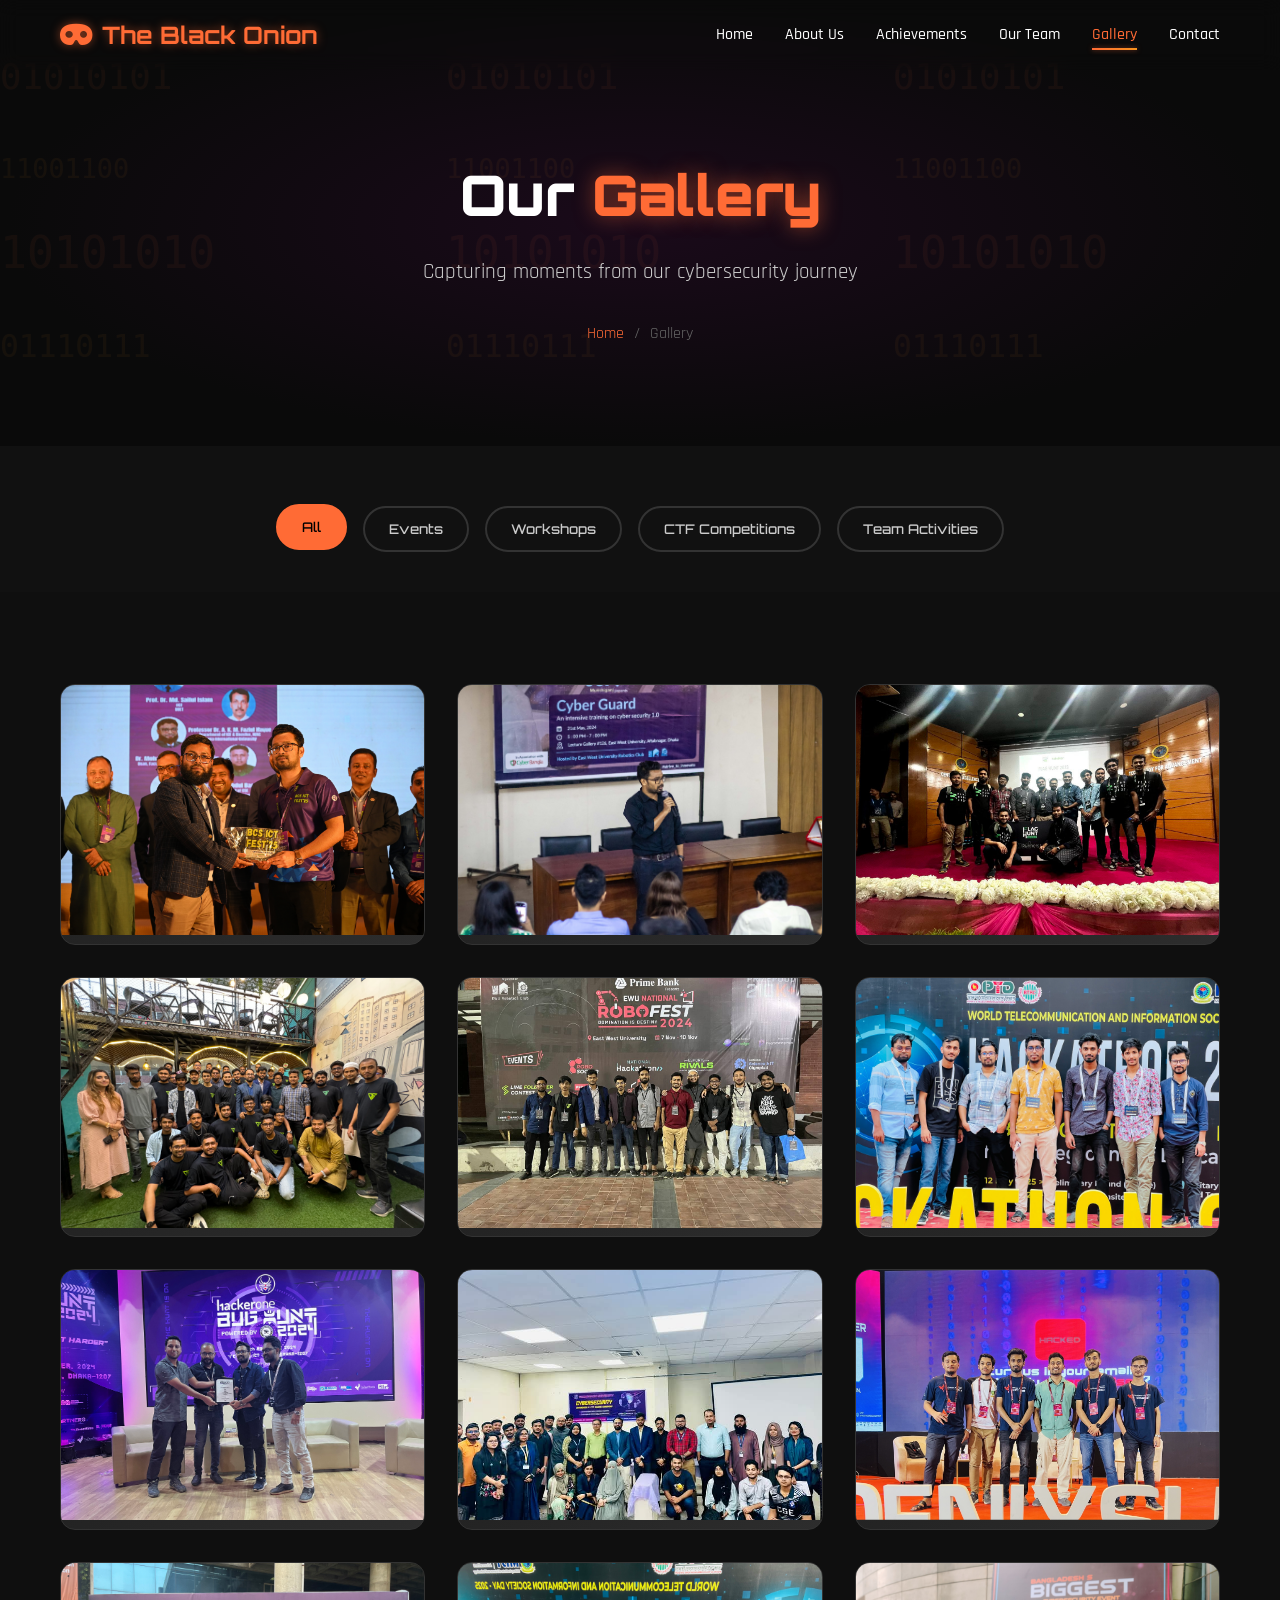
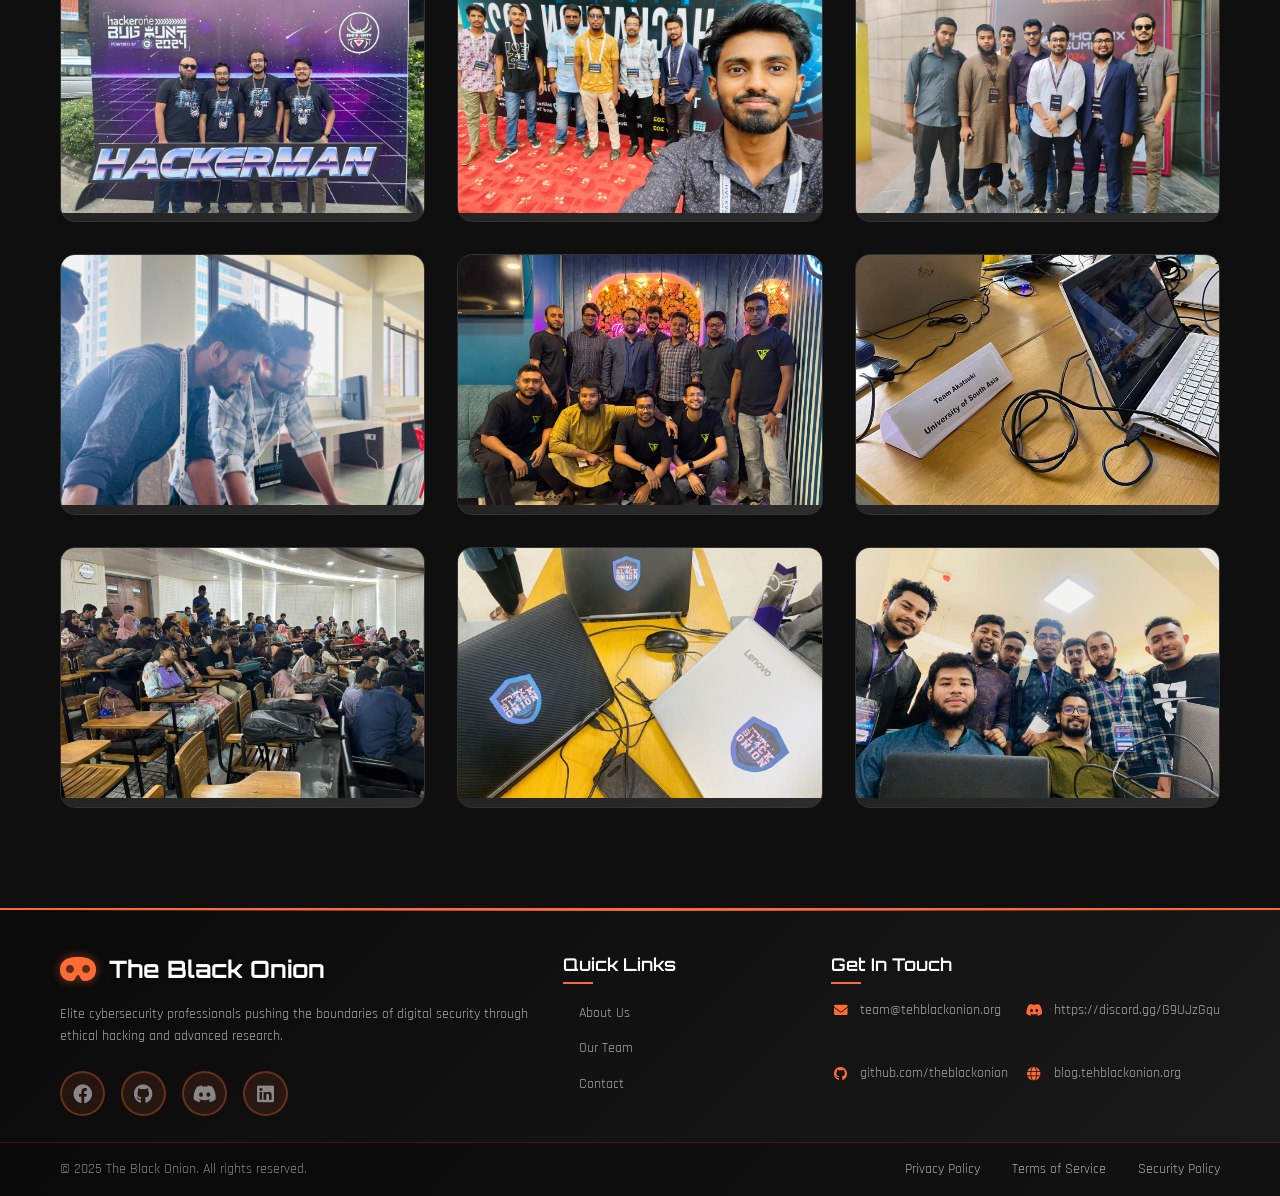
<file: gallery.html>
<!DOCTYPE html>
<html lang="en">
<head>
    <meta charset="UTF-8">
    <meta name="viewport" content="width=device-width, initial-scale=1.0">
    <title>The Black Onion - Gallery</title>
    <link rel="stylesheet" href="styles.css">
    <link rel="stylesheet" href="additional-styles.css">
    <link href="https://cdnjs.cloudflare.com/ajax/libs/font-awesome/6.0.0/css/all.min.css" rel="stylesheet">
    <link href="https://fonts.googleapis.com/css2?family=Orbitron:wght@400;700;900&family=Rajdhani:wght@300;400;500;600;700&display=swap" rel="stylesheet">
</head>
<body>
    <!-- Navigation -->
    <nav class="navbar">
        <div class="nav-container">
            <a href="index.html" class="nav-logo">
                <i class="fas fa-mask"></i>
                <span>The Black Onion</span>
            </a>
            <ul class="nav-menu">
                <li class="nav-item">
                    <a href="index.html" class="nav-link">Home</a>
                </li>
                <li class="nav-item">
                    <a href="about.html" class="nav-link">About Us</a>
                </li>
                <li class="nav-item">
                    <a href="achievements.html" class="nav-link">Achievements</a>
                </li>
                <li class="nav-item">
                    <a href="team.html" class="nav-link">Our Team</a>
                </li>
                <li class="nav-item">
                    <a href="gallery.html" class="nav-link active">Gallery</a>
                </li>
                <li class="nav-item">
                    <a href="contact.html" class="nav-link">Contact</a>
                </li>
            </ul>
            <div class="hamburger">
                <span class="bar"></span>
                <span class="bar"></span>
                <span class="bar"></span>
            </div>
        </div>
    </nav>

    <!-- Page Header -->
    <section class="page-header">
        <div class="header-background">
            <div class="binary-rain"></div>
        </div>
        <div class="container">
            <div class="header-content">
                <h1 class="page-title">Our <span class="highlight">Gallery</span></h1>
                <p class="page-subtitle">Capturing moments from our cybersecurity journey</p>
                <div class="breadcrumb">
                    <a href="index.html">Home</a>
                    <span>/</span>
                    <span>Gallery</span>
                </div>
            </div>
        </div>
    </section>

    <!-- Gallery Categories -->
    <section class="gallery-categories">
        <div class="container">
            <div class="category-filters">
                <button class="filter-btn active" data-filter="all">All</button>
                <button class="filter-btn" data-filter="events">Events</button>
                <button class="filter-btn" data-filter="workshops">Workshops</button>
                <button class="filter-btn" data-filter="ctf">CTF Competitions</button>
                <button class="filter-btn" data-filter="team">Team Activities</button>
            </div>
        </div>
    </section>

    <!-- Gallery Grid -->
    <section class="gallery-section">
        <div class="container">
            <div class="gallery-grid">
                <!-- Event Photos -->
                <div class="gallery-item" data-category="team">
                    <div class="gallery-card">
                        <img src="Image/Gallery/1.JPG" alt="Cybersecurity Conference">
                        <div class="gallery-overlay">
                            <div class="gallery-actions">
                                <button class="expand-btn"><i class="fas fa-expand"></i></button>
                            </div>
                        </div>
                    </div>
                </div>

                <div class="gallery-item" data-category="workshops">
                    <div class="gallery-card">
                        <img src="Image/Gallery/2.jpg" alt="Cybersecurity Conference">
                        <div class="gallery-overlay">
                            <div class="gallery-actions">
                                <button class="expand-btn"><i class="fas fa-expand"></i></button>
                            </div>
                        </div>
                    </div>
                </div>

                <div class="gallery-item" data-category="team">
                    <div class="gallery-card">
                        <img src="Image/Gallery/16.jpg" alt="Team Meeting">
                        <div class="gallery-overlay">
                            <div class="gallery-actions">
                                <button class="expand-btn"><i class="fas fa-expand"></i></button>
                            </div>
                        </div>
                    </div>
                </div>

                <div class="gallery-item" data-category="events">
                    <div class="gallery-card">
                        <img src="Image/Gallery/3.jpg" alt="Cybersecurity Conference">
                        <div class="gallery-overlay">
                            <div class="gallery-actions">
                                <button class="expand-btn"><i class="fas fa-expand"></i></button>
                            </div>
                        </div>
                    </div>
                </div>

                <div class="gallery-item" data-category="events">
                    <div class="gallery-card">
                        <img src="Image/Gallery/4.jpg" alt="Cybersecurity Conference">
                        <div class="gallery-overlay">
                            <div class="gallery-actions">
                                <button class="expand-btn"><i class="fas fa-expand"></i></button>
                            </div>
                        </div>
                    </div>
                </div>

                <div class="gallery-item" data-category="ctf">
                    <div class="gallery-card">
                        <img src="Image/Gallery/5.jpg" alt="Cybersecurity Conference">
                        <div class="gallery-overlay">
                            <div class="gallery-actions">
                                <button class="expand-btn"><i class="fas fa-expand"></i></button>
                            </div>
                        </div>
                    </div>
                </div>

                <div class="gallery-item" data-category="team">
                    <div class="gallery-card">
                        <img src="Image/Gallery/6.jpg" alt="Cybersecurity Conference">
                        <div class="gallery-overlay">
                            <div class="gallery-actions">
                                <button class="expand-btn"><i class="fas fa-expand"></i></button>
                            </div>
                        </div>
                    </div>
                </div>

                <div class="gallery-item" data-category="workshops">
                    <div class="gallery-card">
                        <img src="Image/Gallery/7.jpg" alt="Cybersecurity Conference">
                        <div class="gallery-overlay">
                            <div class="gallery-actions">
                                <button class="expand-btn"><i class="fas fa-expand"></i></button>
                            </div>
                        </div>
                    </div>
                </div>

                <div class="gallery-item" data-category="events">
                    <div class="gallery-card">
                        <img src="Image/Gallery/8.png" alt="Cybersecurity Conference">
                        <div class="gallery-overlay">
                            <div class="gallery-actions">
                                <button class="expand-btn"><i class="fas fa-expand"></i></button>
                            </div>
                        </div>
                    </div>
                </div>

                <div class="gallery-item" data-category="events">
                    <div class="gallery-card">
                        <img src="Image/Gallery/9.jpg" alt="Cybersecurity Conference">
                        <div class="gallery-overlay">
                            <div class="gallery-actions">
                                <button class="expand-btn"><i class="fas fa-expand"></i></button>
                            </div>
                        </div>
                    </div>
                </div>

                <div class="gallery-item" data-category="ctf">
                    <div class="gallery-card">
                        <img src="Image/Gallery/10.JPG" alt="Cybersecurity Conference">
                        <div class="gallery-overlay">
                            <div class="gallery-actions">
                                <button class="expand-btn"><i class="fas fa-expand"></i></button>
                            </div>
                        </div>
                    </div>
                </div>

                <div class="gallery-item" data-category="events">
                    <div class="gallery-card">
                        <img src="Image/Gallery/11.jpg" alt="Cybersecurity Conference">
                        <div class="gallery-overlay">
                            <div class="gallery-actions">
                                <button class="expand-btn"><i class="fas fa-expand"></i></button>
                            </div>
                        </div>
                    </div>
                </div>

                <div class="gallery-item" data-category="ctf">
                    <div class="gallery-card">
                        <img src="Image/Gallery/12.JPG" alt="Cybersecurity Conference">
                        <div class="gallery-overlay">
                            <div class="gallery-actions">
                                <button class="expand-btn"><i class="fas fa-expand"></i></button>
                            </div>
                        </div>
                    </div>
                </div>

                <div class="gallery-item" data-category="events">
                    <div class="gallery-card">
                        <img src="Image/Gallery/13.jpg" alt="Cybersecurity Conference">
                        <div class="gallery-overlay">
                            <div class="gallery-actions">
                                <button class="expand-btn"><i class="fas fa-expand"></i></button>
                            </div>
                        </div>
                    </div>
                </div>

                <div class="gallery-item" data-category="ctf">
                    <div class="gallery-card">
                        <img src="Image/Gallery/14.jpg" alt="Penetration Testing Workshop">
                        <div class="gallery-overlay">
                            <div class="gallery-actions">
                                <button class="expand-btn"><i class="fas fa-expand"></i></button>
                            </div>
                        </div>
                    </div>
                </div>

                <div class="gallery-item" data-category="workshops">
                    <div class="gallery-card">
                        <img src="Image/Gallery/15.jpg" alt="CTF Competition">
                        <div class="gallery-overlay">
                            <div class="gallery-actions">
                                <button class="expand-btn"><i class="fas fa-expand"></i></button>
                            </div>
                        </div>
                    </div>
                </div>

                <div class="gallery-item" data-category="ctf">
                    <div class="gallery-card">
                        <img src="Image/Gallery/17.jpg" alt="Security Awareness Day">
                        <div class="gallery-overlay">
                            <div class="gallery-actions">
                                <button class="expand-btn"><i class="fas fa-expand"></i></button>
                            </div>
                        </div>
                    </div>
                </div>

                <div class="gallery-item" data-category="ctf">
                    <div class="gallery-card">
                        <img src="Image/Gallery/18.jpg" alt="Security Awareness Day">
                        <div class="gallery-overlay">
                            <div class="gallery-actions">
                                <button class="expand-btn"><i class="fas fa-expand"></i></button>
                            </div>
                        </div>
                    </div>
                </div>
            </div>
        </div>
    </section>


    <!-- Enhanced Footer -->
    <footer class="enhanced-footer">
        <div class="footer-main">
            <div class="container">
                <div class="footer-grid">
                    <!-- Company Info -->
                    <div class="footer-column">
                        <div class="footer-logo">
                            <i class="fas fa-mask"></i>
                            <span>The Black Onion</span>
                        </div>
                        <p class="footer-description">
                            Elite cybersecurity professionals pushing the boundaries of digital security through ethical hacking and advanced research.
                        </p>
                        <div class="footer-social">
                            <a href="https://www.facebook.com/theblackonion" class="social-link"><i class="fab fa-facebook"></i></a>
                            <a href="https://discord.gg/G9UJzGqu" class="social-link"><i class="fab fa-github"></i></a>
                            <a href="https://discord.gg/G9UJzGqu" class="social-link"><i class="fab fa-discord"></i></a>
                            <a href="https://discord.gg/G9UJzGqu" class="social-link"><i class="fab fa-linkedin"></i></a>
                        </div>
                    </div>

                    <!-- Quick Links -->
                    <div class="footer-column">
                        <h4 class="footer-title">Quick Links</h4>
                        <ul class="footer-links">
                            <li><a href="about.html">About Us</a></li>
                            <li><a href="team.html">Our Team</a></li>
                            <li><a href="contact.html">Contact</a></li>
                        </ul>
                    </div>

                    <!-- Contact Info -->
                    <div class="footer-column">
                        <h4 class="footer-title">Get In Touch</h4>
                        <div class="footer-contact">
                            <div class="contact-item">
                                <i class="fas fa-envelope"></i>
                                <span>team@tehblackonion.org</span>
                            </div>
                            <div class="contact-item">
                                <i class="fab fa-discord"></i>
                                <span>https://discord.gg/G9UJzGqu</span>
                            </div>
                            <div class="contact-item">
                                <i class="fab fa-github"></i>
                                <span>github.com/theblackonion</span>
                            </div>
                            <div class="contact-item">
                                <i class="fas fa-globe"></i>
                                <span>blog.tehblackonion.org</span>
                            </div>
                        </div>
                    </div>
                </div>
            </div>
        </div>
        
        <!-- Footer Bottom -->
        <div class="footer-bottom">
            <div class="container">
                <div class="footer-bottom-content">
                    <div class="copyright">
                        <p>&copy; 2025 The Black Onion. All rights reserved.</p>
                    </div>
                    <div class="footer-bottom-links">
                        <a href="#">Privacy Policy</a>
                        <a href="#">Terms of Service</a>
                        <a href="#">Security Policy</a>
                    </div>
                </div>
            </div>
        </div>
    </footer>

    <script src="script.js"></script>
</body>
</html>
</file>
<file: styles.css>
/* Reset and Base Styles */
* {
    margin: 0;
    padding: 0;
    box-sizing: border-box;
}

body {
    font-family: 'Rajdhani', sans-serif;
    line-height: 1.6;
    color: #fff;
    background: linear-gradient(135deg, #0a0a0a 0%, #1a0a1a 50%, #0a0a0a 100%);
    overflow-x: hidden;
    min-height: 100vh;
}

.container {
    max-width: 1200px;
    margin: 0 auto;
    padding: 0 20px;
}

/* Navigation */
.navbar {
    position: fixed;
    top: 0;
    width: 100%;
    background: rgba(10, 10, 10, 0.95);
    backdrop-filter: blur(10px);
    z-index: 1000;
    padding: 1rem 0;
    transition: all 0.3s ease;
}

.nav-container {
    max-width: 1200px;
    margin: 0 auto;
    padding: 0 20px;
    display: flex;
    justify-content: space-between;
    align-items: center;
}

.nav-logo {
    display: flex;
    align-items: center;
    gap: 10px;
    font-family: 'Orbitron', monospace;
    font-size: 1.5rem;
    font-weight: 700;
    color: #ff6b35;
    text-shadow: 0 0 10px rgba(255, 107, 53, 0.5);
}

.nav-logo i {
    font-size: 1.8rem;
    color: #ff6b35;
}

.nav-menu {
    display: flex;
    list-style: none;
    gap: 2rem;
}

.nav-link {
    color: #fff;
    text-decoration: none;
    font-weight: 500;
    transition: all 0.3s ease;
    position: relative;
}

.nav-link:hover,
.nav-link.active {
    color: #ff6b35;
}

.nav-link::after {
    content: '';
    position: absolute;
    bottom: -5px;
    left: 0;
    width: 0;
    height: 2px;
    background: linear-gradient(90deg, #ff6b35, #f7931e);
    transition: width 0.3s ease;
    box-shadow: 0 0 5px rgba(255, 107, 53, 0.5);
}

.nav-link:hover::after,
.nav-link.active::after {
    width: 100%;
}

.hamburger {
    display: none;
    flex-direction: column;
    cursor: pointer;
}

.bar {
    width: 25px;
    height: 3px;
    background: #fff;
    margin: 3px 0;
    transition: 0.3s;
}

/* Hero Section */
.hero {
    min-height: 100vh;
    display: flex;
    align-items: center;
    position: relative;
    overflow: hidden;
    background: linear-gradient(135deg, #0f0f23 0%, #1a1a2e 50%, #16213e 100%);
}

.hero-background {
    position: absolute;
    top: 0;
    left: 0;
    right: 0;
    bottom: 0;
    z-index: 1;
}

.matrix-rain {
    position: absolute;
    top: 0;
    left: 0;
    right: 0;
    bottom: 0;
    background: url('data:image/svg+xml,<svg xmlns="http://www.w3.org/2000/svg" viewBox="0 0 100 100"><text y="20" font-family="monospace" font-size="10" fill="%23ff6b35" opacity="0.1">01010101</text><text y="40" font-family="monospace" font-size="8" fill="%23f7931e" opacity="0.1">11001100</text><text y="60" font-family="monospace" font-size="12" fill="%23ff6b35" opacity="0.1">10101010</text><text y="80" font-family="monospace" font-size="9" fill="%23f7931e" opacity="0.1">01110111</text></svg>');
    animation: matrixFall 20s linear infinite;
}

.cyber-grid {
    position: absolute;
    top: 0;
    left: 0;
    right: 0;
    bottom: 0;
    background: 
        linear-gradient(90deg, transparent 98%, rgba(255, 107, 53, 0.1) 100%),
        linear-gradient(180deg, transparent 98%, rgba(255, 107, 53, 0.1) 100%);
    background-size: 50px 50px;
}

@keyframes matrixFall {
    0% { transform: translateY(-100%); }
    100% { transform: translateY(100vh); }
}

.hero::before {
    content: '';
    position: absolute;
    top: 0;
    left: 0;
    right: 0;
    bottom: 0;
    background: url('data:image/svg+xml,<svg xmlns="http://www.w3.org/2000/svg" viewBox="0 0 100 100"><defs><pattern id="grid" width="10" height="10" patternUnits="userSpaceOnUse"><path d="M 10 0 L 0 0 0 10" fill="none" stroke="%23333" stroke-width="0.5"/></pattern></defs><rect width="100" height="100" fill="url(%23grid)"/></svg>');
    opacity: 0.3;
}

.hero-content {
    display: grid;
    grid-template-columns: 1fr 1fr;
    gap: 4rem;
    align-items: center;
    position: relative;
    z-index: 1;
}

.hero-title {
    font-size: 4rem;
    font-weight: 700;
    margin-bottom: 1rem;
    line-height: 1.1;
}

.gradient-text {
    background: linear-gradient(135deg, #00ff88, #00d4ff);
    -webkit-background-clip: text;
    -webkit-text-fill-color: transparent;
    background-clip: text;
}

.hero-subtitle {
    font-size: 1.5rem;
    color: #888;
    margin-bottom: 1.5rem;
    font-weight: 300;
}

.hero-description {
    font-size: 1.1rem;
    color: #ccc;
    margin-bottom: 2rem;
    line-height: 1.8;
}

.hero-buttons {
    display: flex;
    gap: 1rem;
}

.btn {
    padding: 12px 24px;
    border: none;
    border-radius: 8px;
    font-weight: 600;
    text-decoration: none;
    transition: all 0.3s ease;
    cursor: pointer;
    display: inline-block;
}

.btn-primary {
    background: linear-gradient(135deg, #00ff88, #00d4ff);
    color: #000;
}

.btn-primary:hover {
    transform: translateY(-2px);
    box-shadow: 0 10px 25px rgba(0, 255, 136, 0.3);
}

.btn-secondary {
    background: transparent;
    color: #fff;
    border: 2px solid #00ff88;
}

.btn-secondary:hover {
    background: #00ff88;
    color: #000;
    transform: translateY(-2px);
}

/* Terminal Animation */
.terminal-window {
    background: #1a1a1a;
    border-radius: 12px;
    overflow: hidden;
    box-shadow: 0 20px 40px rgba(0, 0, 0, 0.5);
    border: 1px solid #333;
}

.terminal-header {
    background: #2a2a2a;
    padding: 12px 20px;
    display: flex;
    align-items: center;
    gap: 15px;
}

.terminal-buttons {
    display: flex;
    gap: 8px;
}

.terminal-buttons span {
    width: 12px;
    height: 12px;
    border-radius: 50%;
}

.btn-close { background: #ff5f56; }
.btn-minimize { background: #ffbd2e; }
.btn-maximize { background: #27ca3f; }

.terminal-title {
    color: #888;
    font-size: 0.9rem;
}

.terminal-body {
    padding: 20px;
    font-family: 'Courier New', monospace;
    font-size: 0.9rem;
}

.terminal-line {
    margin-bottom: 8px;
    color: #fff;
}

.prompt {
    color: #00ff88;
}

.command {
    color: #00d4ff;
}

.output {
    color: #ccc;
}

.cursor {
    color: #00ff88;
    animation: blink 1s infinite;
}

@keyframes blink {
    0%, 50% { opacity: 1; }
    51%, 100% { opacity: 0; }
}

/* Section Styles */
section {
    padding: 100px 0;
}

.section-header {
    text-align: center;
    margin-bottom: 4rem;
}

.section-title {
    font-size: 3rem;
    font-weight: 700;
    color: #fff;
    margin-bottom: 1rem;
}

.section-subtitle {
    font-size: 1.2rem;
    color: #888;
    max-width: 600px;
    margin: 0 auto;
}

/* About Section */
.about {
    background: #111;
}

.about-grid {
    display: grid;
    grid-template-columns: repeat(auto-fit, minmax(280px, 1fr));
    gap: 2rem;
}

.about-card {
    background: #1a1a1a;
    padding: 2rem;
    border-radius: 12px;
    text-align: center;
    transition: all 0.3s ease;
    border: 1px solid #333;
}

.about-card:hover {
    transform: translateY(-10px);
    border-color: #00ff88;
    box-shadow: 0 20px 40px rgba(0, 255, 136, 0.1);
}

.card-icon {
    font-size: 3rem;
    color: #00ff88;
    margin-bottom: 1rem;
}

.about-card h3 {
    color: #fff;
    font-size: 1.5rem;
    margin-bottom: 1rem;
}

.about-card p {
    color: #ccc;
    line-height: 1.6;
}

/* Achievements Section */
.achievements {
    background: #0a0a0a;
}

.stats-grid {
    display: grid;
    grid-template-columns: repeat(auto-fit, minmax(200px, 1fr));
    gap: 2rem;
    margin-bottom: 4rem;
}

.stat-card {
    text-align: center;
    padding: 2rem;
    background: #1a1a1a;
    border-radius: 12px;
    border: 1px solid #333;
}

.stat-number {
    font-size: 3rem;
    font-weight: 700;
    color: #00ff88;
    margin-bottom: 0.5rem;
}

.stat-label {
    color: #ccc;
    font-size: 1.1rem;
}

.timeline {
    max-width: 800px;
    margin: 0 auto;
}

.timeline-item {
    display: flex;
    gap: 2rem;
    margin-bottom: 2rem;
    padding: 1.5rem;
    background: #1a1a1a;
    border-radius: 12px;
    border-left: 4px solid #00ff88;
}

.timeline-date {
    font-size: 1.2rem;
    font-weight: 700;
    color: #00ff88;
    min-width: 80px;
}

.timeline-content h4 {
    color: #fff;
    margin-bottom: 0.5rem;
}

.timeline-content p {
    color: #ccc;
}

/* Team Section */
.team {
    background: #111;
}

.team-grid {
    display: grid;
    grid-template-columns: repeat(auto-fit, minmax(280px, 1fr));
    gap: 2rem;
}

.team-card {
    background: #1a1a1a;
    padding: 2rem;
    border-radius: 12px;
    text-align: center;
    transition: all 0.3s ease;
    border: 1px solid #333;
}

.team-card:hover {
    transform: translateY(-10px);
    border-color: #00ff88;
}

.team-avatar {
    width: 80px;
    height: 80px;
    background: linear-gradient(135deg, #00ff88, #00d4ff);
    border-radius: 50%;
    display: flex;
    align-items: center;
    justify-content: center;
    margin: 0 auto 1rem;
    font-size: 2rem;
    color: #000;
}

.team-card h3 {
    color: #fff;
    margin-bottom: 0.5rem;
}

.team-role {
    color: #00ff88;
    font-weight: 600;
    margin-bottom: 1rem;
}

.team-bio {
    color: #ccc;
    margin-bottom: 1.5rem;
    line-height: 1.6;
}

.team-social {
    display: flex;
    justify-content: center;
    gap: 1rem;
}

.team-social a {
    color: #888;
    font-size: 1.2rem;
    transition: color 0.3s ease;
}

.team-social a:hover {
    color: #00ff88;
}

/* Contact Section */
.contact {
    background: #0a0a0a;
}

.contact-content {
    display: grid;
    grid-template-columns: 1fr 1fr;
    gap: 4rem;
}

.contact-item {
    display: flex;
    gap: 1rem;
    margin-bottom: 2rem;
}

.contact-icon {
    width: 50px;
    height: 50px;
    background: #00ff88;
    border-radius: 50%;
    display: flex;
    align-items: center;
    justify-content: center;
    color: #000;
    font-size: 1.2rem;
}

.contact-details h4 {
    color: #fff;
    margin-bottom: 0.5rem;
}

.contact-details p {
    color: #ccc;
}

.contact-form {
    background: #1a1a1a;
    padding: 2rem;
    border-radius: 12px;
    border: 1px solid #333;
}

.form-group {
    margin-bottom: 1.5rem;
}

.form-group input,
.form-group textarea {
    width: 100%;
    padding: 12px;
    background: #0a0a0a;
    border: 1px solid #333;
    border-radius: 8px;
    color: #fff;
    font-family: inherit;
}

.form-group input:focus,
.form-group textarea:focus {
    outline: none;
    border-color: #00ff88;
}

/* Footer */
.footer {
    background: #111;
    padding: 2rem 0;
    border-top: 1px solid #333;
}

.footer-content {
    display: flex;
    justify-content: space-between;
    align-items: center;
    flex-wrap: wrap;
    gap: 1rem;
}

.footer-logo {
    display: flex;
    align-items: center;
    gap: 10px;
    font-size: 1.2rem;
    font-weight: 700;
    color: #00ff88;
}

.footer-content p {
    color: #888;
}

.footer-social {
    display: flex;
    gap: 1rem;
}

.footer-social a {
    color: #888;
    font-size: 1.2rem;
    transition: color 0.3s ease;
}

.footer-social a:hover {
    color: #00ff88;
}

/* New Design System Styles */

/* Glitch Effect */
.glitch {
    font-family: 'Orbitron', monospace;
    font-weight: 900;
    text-transform: uppercase;
    position: relative;
    color: #ff6b35;
    font-size: 4rem;
    letter-spacing: 3px;
    animation: glitch 2s infinite;
}

.glitch::before,
.glitch::after {
    content: attr(data-text);
    position: absolute;
    top: 0;
    left: 0;
    width: 100%;
    height: 100%;
}

.glitch::before {
    animation: glitch-1 0.5s infinite;
    color: #f7931e;
    z-index: -1;
}

.glitch::after {
    animation: glitch-2 0.5s infinite;
    color: #ff4757;
    z-index: -2;
}

@keyframes glitch {
    0%, 100% { transform: translate(0); }
    20% { transform: translate(-2px, 2px); }
    40% { transform: translate(-2px, -2px); }
    60% { transform: translate(2px, 2px); }
    80% { transform: translate(2px, -2px); }
}

@keyframes glitch-1 {
    0%, 100% { transform: translate(0); }
    20% { transform: translate(2px, -2px); }
    40% { transform: translate(-2px, 2px); }
    60% { transform: translate(-2px, -2px); }
    80% { transform: translate(2px, 2px); }
}

@keyframes glitch-2 {
    0%, 100% { transform: translate(0); }
    20% { transform: translate(-2px, -2px); }
    40% { transform: translate(2px, -2px); }
    60% { transform: translate(2px, 2px); }
    80% { transform: translate(-2px, 2px); }
}

/* Hero Content */
.hero-content {
    display: flex;
    justify-content: center;
    align-items: center;
    position: relative;
    z-index: 2;
    max-width: 1200px;
    margin: 0 auto;
    padding: 0 20px;
}

.hero-main {
    text-align: center;
    max-width: 800px;
}

.hero-tagline {
    margin: 2rem 0;
}

.typewriter {
    font-family: 'Orbitron', monospace;
    font-size: 1.2rem;
    color: #f7931e;
    border-right: 2px solid #ff6b35;
    animation: typing 3s steps(30) infinite, blink 1s infinite;
}

@keyframes typing {
    0%, 50% { width: 0; }
    100% { width: 100%; }
}

@keyframes blink {
    0%, 50% { border-color: transparent; }
    51%, 100% { border-color: #ff6b35; }
}

.hero-description {
    font-size: 1.1rem;
    color: #ccc;
    margin-bottom: 2rem;
    line-height: 1.8;
}

.hero-stats {
    display: flex;
    gap: 2rem;
    margin-bottom: 2rem;
}

.stat-item {
    text-align: center;
}

.stat-number {
    display: block;
    font-family: 'Orbitron', monospace;
    font-size: 2rem;
    font-weight: 700;
    color: #ff6b35;
    text-shadow: 0 0 10px rgba(255, 107, 53, 0.5);
}

.stat-label {
    font-size: 0.9rem;
    color: #888;
    text-transform: uppercase;
    letter-spacing: 1px;
}

/* Buttons */
.btn {
    display: inline-flex;
    align-items: center;
    gap: 10px;
    padding: 15px 30px;
    border: none;
    border-radius: 8px;
    font-weight: 600;
    text-decoration: none;
    transition: all 0.3s ease;
    cursor: pointer;
    font-family: 'Rajdhani', sans-serif;
    text-transform: uppercase;
    letter-spacing: 1px;
}

.btn-primary {
    background: linear-gradient(135deg, #ff6b35, #f7931e);
    color: #000;
    box-shadow: 0 4px 15px rgba(255, 107, 53, 0.3);
}

.btn-primary:hover {
    transform: translateY(-3px);
    box-shadow: 0 8px 25px rgba(255, 107, 53, 0.4);
}

.btn-secondary {
    background: transparent;
    color: #ff6b35;
    border: 2px solid #ff6b35;
}

.btn-secondary:hover {
    background: #ff6b35;
    color: #000;
    transform: translateY(-3px);
}

/* Terminal */
.cyber-terminal {
    background: #0a0a0a;
    border-radius: 12px;
    overflow: hidden;
    box-shadow: 0 20px 40px rgba(0, 0, 0, 0.8);
    border: 1px solid #ff6b35;
}

.terminal-header {
    background: #1a1a1a;
    padding: 15px 20px;
    display: flex;
    align-items: center;
    justify-content: space-between;
    border-bottom: 1px solid #ff6b35;
}

.terminal-controls {
    display: flex;
    gap: 8px;
}

.control-btn {
    width: 12px;
    height: 12px;
    border-radius: 50%;
}

.control-btn.close { background: #ff4757; }
.control-btn.minimize { background: #f7931e; }
.control-btn.maximize { background: #2ed573; }

.terminal-title {
    color: #ff6b35;
    font-family: 'Orbitron', monospace;
    font-weight: 600;
}

.terminal-content {
    padding: 20px;
    font-family: 'Courier New', monospace;
    font-size: 0.9rem;
    min-height: 300px;
}

.terminal-line {
    margin-bottom: 8px;
    color: #fff;
}

.prompt {
    color: #ff6b35;
}

.command {
    color: #f7931e;
}

.output {
    color: #ccc;
}

.output.success {
    color: #2ed573;
}

.output.warning {
    color: #f7931e;
}

.output.error {
    color: #ff4757;
}

.cursor-blink {
    color: #ff6b35;
    animation: blink 1s infinite;
}

/* Floating Icons */
.floating-icons {
    position: absolute;
    top: 0;
    left: 0;
    right: 0;
    bottom: 0;
    pointer-events: none;
}

.floating-icon {
    position: absolute;
    color: #ff6b35;
    opacity: 0.1;
    font-size: 2rem;
    animation: float 6s ease-in-out infinite;
}

.floating-icon:nth-child(1) {
    top: 20%;
    left: 10%;
    animation-delay: 0s;
}

.floating-icon:nth-child(2) {
    top: 60%;
    left: 80%;
    animation-delay: 1s;
}

.floating-icon:nth-child(3) {
    top: 80%;
    left: 20%;
    animation-delay: 2s;
}

.floating-icon:nth-child(4) {
    top: 30%;
    left: 70%;
    animation-delay: 3s;
}

.floating-icon:nth-child(5) {
    top: 70%;
    left: 50%;
    animation-delay: 4s;
}

@keyframes float {
    0%, 100% { transform: translateY(0px) rotate(0deg); }
    50% { transform: translateY(-20px) rotate(180deg); }
}

/* Quick Navigation */
.quick-nav {
    padding: 100px 0;
    background: #111;
}

.nav-grid {
    display: grid;
    grid-template-columns: repeat(auto-fit, minmax(280px, 1fr));
    gap: 2rem;
}

.nav-card {
    background: linear-gradient(135deg, #1a1a1a, #2a1a2a);
    padding: 2rem;
    border-radius: 15px;
    text-decoration: none;
    color: #fff;
    transition: all 0.3s ease;
    border: 1px solid #333;
    position: relative;
    overflow: hidden;
}

.nav-card::before {
    content: '';
    position: absolute;
    top: 0;
    left: -100%;
    width: 100%;
    height: 100%;
    background: linear-gradient(90deg, transparent, rgba(255, 107, 53, 0.1), transparent);
    transition: left 0.5s;
}

.nav-card:hover::before {
    left: 100%;
}

.nav-card:hover {
    transform: translateY(-10px);
    border-color: #ff6b35;
    box-shadow: 0 20px 40px rgba(255, 107, 53, 0.2);
}

.nav-card .card-icon {
    font-size: 3rem;
    color: #ff6b35;
    margin-bottom: 1rem;
}

.nav-card h3 {
    font-family: 'Orbitron', monospace;
    margin-bottom: 1rem;
    color: #fff;
}

.nav-card p {
    color: #ccc;
    margin-bottom: 1.5rem;
}

.card-arrow {
    color: #ff6b35;
    font-size: 1.2rem;
    transition: transform 0.3s ease;
}

.nav-card:hover .card-arrow {
    transform: translateX(10px);
}

/* Page Header */
.page-header {
    padding: 150px 0 100px;
    background: radial-gradient(ellipse at center, #1a0a1a 0%, #0a0a0a 70%);
    position: relative;
    overflow: hidden;
}

.header-background {
    position: absolute;
    top: 0;
    left: 0;
    right: 0;
    bottom: 0;
    z-index: 1;
}

.binary-rain {
    position: absolute;
    top: 0;
    left: 0;
    right: 0;
    bottom: 0;
    background: url('data:image/svg+xml,<svg xmlns="http://www.w3.org/2000/svg" viewBox="0 0 100 100"><text y="20" font-family="monospace" font-size="8" fill="%23ff6b35" opacity="0.05">01010101</text><text y="40" font-family="monospace" font-size="6" fill="%23f7931e" opacity="0.05">11001100</text><text y="60" font-family="monospace" font-size="10" fill="%23ff6b35" opacity="0.05">10101010</text><text y="80" font-family="monospace" font-size="7" fill="%23f7931e" opacity="0.05">01110111</text></svg>');
    animation: binaryFall 15s linear infinite;
}

@keyframes binaryFall {
    0% { transform: translateY(-100%); }
    100% { transform: translateY(100vh); }
}

.header-content {
    position: relative;
    z-index: 2;
    text-align: center;
}

.page-title {
    font-family: 'Orbitron', monospace;
    font-size: 3.5rem;
    font-weight: 900;
    margin-bottom: 1rem;
    color: #fff;
}

.highlight {
    color: #ff6b35;
    text-shadow: 0 0 20px rgba(255, 107, 53, 0.5);
}

.page-subtitle {
    font-size: 1.3rem;
    color: #ccc;
    margin-bottom: 2rem;
}

.breadcrumb {
    display: flex;
    justify-content: center;
    align-items: center;
    gap: 10px;
    color: #888;
}

.breadcrumb a {
    color: #ff6b35;
    text-decoration: none;
}

.breadcrumb span {
    color: #666;
}

/* Section Styles */
section {
    padding: 100px 0;
}

.section-header {
    text-align: center;
    margin-bottom: 4rem;
}

.section-title {
    font-family: 'Orbitron', monospace;
    font-size: 2.5rem;
    font-weight: 700;
    color: #fff;
    margin-bottom: 1rem;
}

.section-subtitle {
    font-size: 1.2rem;
    color: #888;
    max-width: 600px;
    margin: 0 auto;
}

/* Responsive Design */
@media (max-width: 768px) {
    .hamburger {
        display: flex;
    }
    
    .nav-menu {
        position: fixed;
        left: -100%;
        top: 70px;
        flex-direction: column;
        background-color: rgba(10, 10, 10, 0.95);
        width: 100%;
        text-align: center;
        transition: 0.3s;
        backdrop-filter: blur(10px);
        padding: 2rem 0;
    }
    
    .nav-menu.active {
        left: 0;
    }
    
    .hero-content {
        grid-template-columns: 1fr;
        text-align: center;
    }
    
    .glitch {
        font-size: 2.5rem;
    }
    
    .page-title {
        font-size: 2.5rem;
    }
    
    .hero-stats {
        justify-content: center;
    }
    
    .nav-grid {
        grid-template-columns: 1fr;
    }
}

@media (max-width: 480px) {
    .glitch {
        font-size: 2rem;
    }
    
    .page-title {
        font-size: 2rem;
    }
    
    .hero-stats {
        flex-direction: column;
        gap: 1rem;
    }
}
</file>
<file: additional-styles.css>
/* Additional Styles for About and Collaborators Sections */

/* About Section */
.about-section {
    padding: 100px 0;
    background: #111;
}

.about-content {
    max-width: 800px;
    margin: 0 auto;
    text-align: center;
}

.about-text p {
    font-size: 1.2rem;
    color: #ccc;
    line-height: 1.8;
    margin-bottom: 3rem;
}

.about-features {
    display: flex;
    justify-content: center;
    gap: 1.5rem;
    margin-bottom: 3rem;
    flex-wrap: wrap;
}

.feature-item {
    display: flex;
    flex-direction: column;
    align-items: center;
    gap: 0.5rem;
    padding: 1rem;
    background: linear-gradient(135deg, #1a1a1a, #2a1a2a);
    border-radius: 10px;
    border: 1px solid #333;
    transition: all 0.3s ease;
    min-width: 140px;
    max-width: 160px;
}

.feature-item:hover {
    transform: translateY(-5px);
    border-color: #ff6b35;
    box-shadow: 0 10px 30px rgba(255, 107, 53, 0.2);
}

.feature-item i {
    font-size: 1.8rem;
    color: #ff6b35;
}

.feature-item span {
    color: #fff;
    font-weight: 600;
    text-align: center;
    font-size: 0.9rem;
    line-height: 1.2;
}

/* About Section Button */
.about-section .btn {
    padding: 10px 20px;
    font-size: 0.9rem;
    border-radius: 6px;
}

/* Statistics Section */
.statistics-section {
    padding: 80px 0;
    background: linear-gradient(135deg, #1a0a1a 0%, #0a0a0a 100%);
    position: relative;
}

.statistics-section::before {
    content: '';
    position: absolute;
    top: 0;
    left: 0;
    right: 0;
    bottom: 0;
    background: url('data:image/svg+xml,<svg xmlns="http://www.w3.org/2000/svg" viewBox="0 0 100 100"><defs><pattern id="hexagon" width="30" height="26" patternUnits="userSpaceOnUse"><polygon points="15,2 25,8 25,18 15,24 5,18 5,8" fill="none" stroke="%23ff6b35" stroke-width="0.5" opacity="0.1"/></pattern></defs><rect width="100" height="100" fill="url(%23hexagon)"/></svg>');
    z-index: 1;
}

.statistics-section .container {
    position: relative;
    z-index: 2;
}

.stats-row {
    display: flex;
    justify-content: center;
    align-items: center;
    gap: 8rem;
    max-width: 800px;
    margin: 0 auto;
}

.stat-box {
    text-align: center;
    position: relative;
}

.stat-number {
    font-family: 'Orbitron', monospace;
    font-size: 4rem;
    font-weight: 900;
    color: #ff6b35;
    text-shadow: 0 0 20px rgba(255, 107, 53, 0.5);
    line-height: 1;
    display: inline-block;
}

.stat-plus {
    font-family: 'Orbitron', monospace;
    font-size: 3rem;
    font-weight: 900;
    color: #f7931e;
    display: inline-block;
    margin-left: 5px;
    text-shadow: 0 0 15px rgba(247, 147, 30, 0.5);
}

.stat-label {
    font-size: 1.1rem;
    color: #ccc;
    margin-top: 1rem;
    font-weight: 500;
    text-transform: uppercase;
    letter-spacing: 2px;
}

/* Collaborators Section */
.collaborators-section {
    padding: 100px 0;
    background: radial-gradient(ellipse at center, #1a0a1a 0%, #0a0a0a 70%);
    position: relative;
}

.collaborators-section::before {
    content: '';
    position: absolute;
    top: 0;
    left: 0;
    right: 0;
    bottom: 0;
    background: url('data:image/svg+xml,<svg xmlns="http://www.w3.org/2000/svg" viewBox="0 0 100 100"><defs><pattern id="dots" width="20" height="20" patternUnits="userSpaceOnUse"><circle cx="10" cy="10" r="1" fill="%23ff6b35" opacity="0.1"/></pattern></defs><rect width="100" height="100" fill="url(%23dots)"/></svg>');
    z-index: 1;
}

.collaborators-section .container {
    position: relative;
    z-index: 2;
}

.collaborators-slider {
    position: relative;
    overflow: hidden;
    margin-top: 2rem;
}

.slider-container {
    display: flex;
    gap: 2rem;
    transition: transform 0.5s ease;
}

.collaborator-card {
    background: linear-gradient(135deg, #1a1a1a, #2a1a2a);
    padding: 2.5rem 2rem;
    border-radius: 15px;
    text-align: center;
    transition: all 0.3s ease;
    border: 1px solid #333;
    position: relative;
    overflow: hidden;
    min-width: 280px;
    flex-shrink: 0;
}

.collaborator-card::before {
    content: '';
    position: absolute;
    top: 0;
    left: -100%;
    width: 100%;
    height: 100%;
    background: linear-gradient(90deg, transparent, rgba(255, 107, 53, 0.1), transparent);
    transition: left 0.5s;
}

.collaborator-card:hover::before {
    left: 100%;
}

.collaborator-card:hover {
    transform: translateY(-10px);
    border-color: #ff6b35;
    box-shadow: 0 20px 40px rgba(255, 107, 53, 0.3);
}

.collaborator-logo {
    width: 100px;
    height: 80px;
    background: #fff;
    border-radius: 15px;
    display: flex;
    align-items: center;
    justify-content: center;
    margin: 0 auto 1.5rem;
    box-shadow: 0 10px 30px rgba(255, 107, 53, 0.2);
    padding: 15px;
}

.collaborator-logo img {
    max-width: 100%;
    max-height: 100%;
    object-fit: contain;
    filter: brightness(0.8);
}

.collaborator-logo .logo-text {
    font-family: 'Orbitron', monospace;
    font-weight: 900;
    font-size: 1.5rem;
    color: #ff6b35;
    text-shadow: 2px 2px 4px rgba(0,0,0,0.3);
}

.collaborator-card h3 {
    font-family: 'Orbitron', monospace;
    font-size: 1.5rem;
    color: #fff;
    margin-bottom: 0.5rem;
}

.partner-type {
    color: #ff6b35;
    font-weight: 600;
    font-size: 1rem;
    margin-bottom: 0.5rem;
    text-transform: uppercase;
    letter-spacing: 1px;
}

.partner-desc {
    color: #ccc;
    font-size: 0.9rem;
    line-height: 1.5;
}

/* Slider Controls */
.slider-controls {
    display: flex;
    justify-content: center;
    gap: 1rem;
    margin-top: 2rem;
}

.slider-btn {
    background: linear-gradient(135deg, #ff6b35, #f7931e);
    border: none;
    width: 50px;
    height: 50px;
    border-radius: 50%;
    color: #000;
    font-size: 1.2rem;
    cursor: pointer;
    transition: all 0.3s ease;
    box-shadow: 0 4px 15px rgba(255, 107, 53, 0.3);
}

.slider-btn:hover {
    transform: translateY(-3px);
    box-shadow: 0 8px 25px rgba(255, 107, 53, 0.4);
}

.slider-btn:active {
    transform: translateY(-1px);
}

/* Slider Dots */
.slider-dots {
    display: flex;
    justify-content: center;
    gap: 0.5rem;
    margin-top: 1.5rem;
}

.dot {
    width: 12px;
    height: 12px;
    border-radius: 50%;
    background: #333;
    cursor: pointer;
    transition: all 0.3s ease;
}

.dot.active,
.dot:hover {
    background: #ff6b35;
    box-shadow: 0 0 10px rgba(255, 107, 53, 0.5);
}

/* Services Section */
.services-section {
    padding: 100px 0;
    background: #111;
}

.services-grid {
    display: grid;
    grid-template-columns: repeat(3, 1fr);
    grid-template-rows: repeat(2, 1fr);
    gap: 2rem;
    margin-top: 3rem;
    max-width: 1000px;
    margin-left: auto;
    margin-right: auto;
    height: 500px;
}

.service-card {
    background: linear-gradient(135deg, #1a1a1a, #2a1a2a);
    border: 1px solid #333;
    border-radius: 15px;
    padding: 2rem;
    text-align: left;
    transition: all 0.3s ease;
    position: relative;
    overflow: hidden;
}

.service-card:hover {
    transform: translateY(-5px);
    border-color: #ff6b35;
    box-shadow: 0 15px 35px rgba(255, 107, 53, 0.2);
}

.service-card.featured {
    background: linear-gradient(135deg, #6366f1, #8b5cf6);
    text-align: center;
    display: flex;
    flex-direction: column;
    justify-content: center;
    align-items: center;
    grid-row: span 2;
    min-height: 300px;
}

.service-header {
    display: flex;
    justify-content: flex-start;
    margin-bottom: 1rem;
}

.service-id {
    background: #333;
    color: #ff6b35;
    padding: 0.3rem 0.8rem;
    border-radius: 20px;
    font-size: 0.8rem;
    font-weight: 600;
    font-family: 'Orbitron', monospace;
}

.service-card h3 {
    color: #fff;
    font-size: 1.3rem;
    margin-bottom: 1rem;
    font-weight: 600;
}

.service-card.featured h3 {
    color: #fff;
    font-size: 1.5rem;
    margin: 1rem 0;
}

.service-status {
    color: #00ff88;
    font-size: 0.9rem;
    font-weight: 600;
    text-transform: uppercase;
    letter-spacing: 1px;
}

.service-icon {
    font-size: 3rem;
    color: #fff;
    margin-bottom: 1rem;
}

.view-all-btn {
    background: rgba(255, 255, 255, 0.2);
    border: 1px solid rgba(255, 255, 255, 0.3);
    color: #fff;
    padding: 0.8rem 1.5rem;
    border-radius: 8px;
    font-weight: 600;
    cursor: pointer;
    transition: all 0.3s ease;
    text-transform: uppercase;
    letter-spacing: 1px;
}

.view-all-btn:hover {
    background: rgba(255, 255, 255, 0.3);
    transform: translateY(-2px);
}

/* Responsive Design for New Sections */
@media (max-width: 768px) {
    .about-features {
        gap: 1rem;
    }
    
    .feature-item {
        min-width: 120px;
        max-width: 140px;
        padding: 0.8rem;
    }
    
    .feature-item i {
        font-size: 1.5rem;
    }
    
    .feature-item span {
        font-size: 0.8rem;
    }
    
    .stats-row {
        gap: 4rem;
    }
    
    .stat-number {
        font-size: 3rem;
    }
    
    .stat-plus {
        font-size: 2.5rem;
    }
    
    .services-grid {
        grid-template-columns: repeat(2, 1fr);
        gap: 1.5rem;
    }
    
    .collaborators-grid {
        grid-template-columns: repeat(2, 1fr);
        gap: 1.5rem;
    }
    
    .collaborator-card {
        padding: 2rem 1.5rem;
    }
    
    .collaborator-logo {
        width: 60px;
        height: 60px;
        font-size: 2rem;
    }
}

@media (max-width: 480px) {
    .about-features {
        grid-template-columns: 1fr;
    }
    
    .collaborators-grid {
        grid-template-columns: 1fr;
    }
    
    .feature-item {
        padding: 1rem;
    }
    
    .about-text p {
        font-size: 1rem;
    }
    
    .stats-row {
        gap: 2rem;
        flex-direction: column;
    }
    
    .stat-number {
        font-size: 2.5rem;
    }
    
    .stat-plus {
        font-size: 2rem;
    }
    
    .stat-label {
        font-size: 1rem;
    }
    
    .services-grid {
        grid-template-columns: 1fr;
        gap: 1rem;
    }
    
    .service-card {
        padding: 1.5rem;
    }
    
    .values-section .values-row {
        flex-wrap: wrap !important;
        gap: 1rem !important;
    }
    
    .values-section .value-box {
        width: calc(50% - 0.5rem) !important;
    }
}

@media (max-width: 480px) {
    .values-section .values-row {
        flex-direction: column !important;
        align-items: center !important;
    }
    
    .values-section .value-box {
        width: 100% !important;
        max-width: 300px !important;
    }
}

/* About Us Section Styles */
.about-us-section {
    padding: 100px 0;
    background: #0a0a0a;
}

.about-main {
    max-width: 900px;
    margin: 0 auto;
    text-align: center;
}

.about-description {
    margin: 2rem 0 3rem;
}

.about-description p {
    font-size: 1.1rem;
    color: #ccc;
    line-height: 1.8;
    margin-bottom: 1.5rem;
    text-align: left;
}

.about-description strong {
    color: #ff6b35;
    font-weight: 700;
}

.about-description em {
    color: #f7931e;
    font-style: italic;
}

.about-highlights {
    display: grid;
    grid-template-columns: repeat(auto-fit, minmax(280px, 1fr));
    gap: 2rem;
    margin-top: 3rem;
}

.highlight-item {
    display: flex;
    align-items: flex-start;
    gap: 1rem;
    padding: 1.5rem;
    background: linear-gradient(135deg, #1a1a1a, #2a1a2a);
    border-radius: 12px;
    border: 1px solid #333;
    transition: all 0.3s ease;
}

.highlight-item:hover {
    transform: translateY(-5px);
    border-color: #ff6b35;
    box-shadow: 0 15px 35px rgba(255, 107, 53, 0.2);
}

.highlight-icon {
    width: 50px;
    height: 50px;
    background: linear-gradient(135deg, #ff6b35, #f7931e);
    border-radius: 50%;
    display: flex;
    align-items: center;
    justify-content: center;
    font-size: 1.5rem;
    color: #000;
    flex-shrink: 0;
}

.highlight-content h4 {
    color: #fff;
    font-size: 1.2rem;
    margin-bottom: 0.5rem;
    font-weight: 600;
}

.highlight-content p {
    color: #ccc;
    font-size: 0.95rem;
    line-height: 1.5;
}

/* Expertise Section Styles */
.expertise-section {
    padding: 100px 0;
    background: #111;
}

.expertise-grid {
    display: grid;
    grid-template-columns: repeat(auto-fit, minmax(350px, 1fr));
    gap: 2rem;
    margin-top: 3rem;
}

.expertise-card {
    background: linear-gradient(135deg, #1a1a1a, #2a1a2a);
    border: 1px solid #333;
    border-radius: 15px;
    padding: 2rem;
    transition: all 0.3s ease;
    position: relative;
    overflow: hidden;
}

.expertise-card:hover {
    transform: translateY(-8px);
    border-color: #ff6b35;
    box-shadow: 0 20px 40px rgba(255, 107, 53, 0.25);
}

.expertise-card.featured {
    background: linear-gradient(135deg, #ff6b35, #f7931e);
    color: #000;
    grid-column: span 2;
}

.expertise-card.featured .expertise-icon {
    background: rgba(0, 0, 0, 0.2);
    color: #000;
}

.expertise-card.featured h3,
.expertise-card.featured .expertise-level,
.expertise-card.featured p {
    color: #000;
}

.expertise-card.featured .skill-tag {
    background: rgba(0, 0, 0, 0.2);
    color: #000;
}

.card-header {
    display: flex;
    align-items: center;
    justify-content: space-between;
    margin-bottom: 1.5rem;
}

.expertise-icon {
    width: 60px;
    height: 60px;
    background: linear-gradient(135deg, #ff6b35, #f7931e);
    border-radius: 12px;
    display: flex;
    align-items: center;
    justify-content: center;
    font-size: 1.8rem;
    color: #000;
}

.expertise-card h3 {
    color: #fff;
    font-size: 1.4rem;
    font-weight: 600;
    margin: 0;
}

.expertise-level {
    background: #333;
    color: #ff6b35;
    padding: 0.3rem 0.8rem;
    border-radius: 20px;
    font-size: 0.8rem;
    font-weight: 600;
    text-transform: uppercase;
    letter-spacing: 1px;
}

.card-content p {
    color: #ccc;
    margin-bottom: 1.5rem;
    line-height: 1.6;
}

.skill-tags {
    display: flex;
    flex-wrap: wrap;
    gap: 0.5rem;
    margin-bottom: 1.5rem;
}

.skill-tag {
    background: #333;
    color: #ff6b35;
    padding: 0.3rem 0.8rem;
    border-radius: 15px;
    font-size: 0.8rem;
    font-weight: 500;
}

.achievement-stats {
    display: flex;
    gap: 2rem;
    margin-top: 1rem;
}

.achievement-stats .stat {
    text-align: center;
}

.achievement-stats .stat-number {
    display: block;
    font-family: 'Orbitron', monospace;
    font-size: 1.5rem;
    font-weight: 700;
    color: #000;
    margin-bottom: 0.2rem;
}

.achievement-stats .stat-label {
    font-size: 0.8rem;
    color: rgba(0, 0, 0, 0.7);
    text-transform: uppercase;
    letter-spacing: 1px;
}

/* Compact Values Section - Override existing styles */
.values-section .values-row {
    display: flex !important;
    justify-content: center;
    gap: 1rem;
    margin-top: 3rem;
    flex-wrap: nowrap;
    max-width: 1000px;
    margin-left: auto;
    margin-right: auto;
}

.values-section .value-box {
    background: linear-gradient(135deg, #1a1a1a, #2a1a2a) !important;
    border: 1px solid #333 !important;
    border-radius: 10px !important;
    padding: 1rem !important;
    text-align: center !important;
    transition: all 0.3s ease !important;
    width: 220px !important;
    flex-shrink: 0 !important;
    display: block !important;
}

.values-section .value-box:hover {
    transform: translateY(-5px) !important;
    border-color: #ff6b35 !important;
    box-shadow: 0 15px 35px rgba(255, 107, 53, 0.2) !important;
}

.values-section .value-box .value-icon {
    width: 40px !important;
    height: 40px !important;
    background: linear-gradient(135deg, #ff6b35, #f7931e) !important;
    border-radius: 50% !important;
    display: flex !important;
    align-items: center !important;
    justify-content: center !important;
    font-size: 1.1rem !important;
    color: #000 !important;
    margin: 0 auto 0.8rem !important;
}

.values-section .value-box h4 {
    color: #fff !important;
    font-size: 1rem !important;
    margin-bottom: 0.6rem !important;
    font-weight: 600 !important;
}

.values-section .value-box p {
    color: #ccc !important;
    font-size: 0.8rem !important;
    line-height: 1.3 !important;
}

/* Enhanced Key Achievements Section */
.key-achievements-section {
    padding: 100px 0;
    background: radial-gradient(ellipse at center, #1a0a1a 0%, #0a0a0a 70%);
    position: relative;
}

.key-achievements-section::before {
    content: '';
    position: absolute;
    top: 0;
    left: 0;
    right: 0;
    bottom: 0;
    background: url('data:image/svg+xml,<svg xmlns="http://www.w3.org/2000/svg" viewBox="0 0 100 100"><defs><pattern id="trophy-pattern" width="50" height="50" patternUnits="userSpaceOnUse"><path d="M25,10 L30,20 L20,20 Z M25,20 L25,35 M20,35 L30,35" stroke="%23ff6b35" stroke-width="0.5" fill="none" opacity="0.1"/></pattern></defs><rect width="100" height="100" fill="url(%23trophy-pattern)"/></svg>');
    z-index: 1;
}

.key-achievements-section .container {
    position: relative;
    z-index: 2;
}

.achievements-grid {
    display: grid;
    grid-template-columns: repeat(auto-fit, minmax(320px, 1fr));
    gap: 2rem;
    margin-top: 3rem;
}

.achievement-item {
    background: linear-gradient(145deg, #1e1e1e, #2a2a2a);
    border: 2px solid transparent;
    border-radius: 20px;
    padding: 2rem 1.5rem;
    text-align: center;
    transition: all 0.4s cubic-bezier(0.175, 0.885, 0.32, 1.275);
    position: relative;
    overflow: hidden;
    backdrop-filter: blur(10px);
    box-shadow: 0 8px 32px rgba(0, 0, 0, 0.3);
}

.achievement-item::before {
    content: '';
    position: absolute;
    top: 0;
    left: 0;
    right: 0;
    bottom: 0;
    background: linear-gradient(145deg, rgba(255, 107, 53, 0.1), rgba(247, 147, 30, 0.05));
    border-radius: 18px;
    opacity: 0;
    transition: opacity 0.3s ease;
}

.achievement-item:hover::before {
    opacity: 1;
}

.achievement-item:hover {
    transform: translateY(-12px) scale(1.02);
    border-color: #ff6b35;
    box-shadow: 0 20px 60px rgba(255, 107, 53, 0.25), 0 0 0 1px rgba(255, 107, 53, 0.1);
}

.rank-badge {
    display: inline-flex;
    align-items: center;
    justify-content: center;
    width: 80px;
    height: 80px;
    border-radius: 50%;
    font-family: 'Orbitron', monospace;
    font-weight: 900;
    font-size: 1.3rem;
    margin-bottom: 1.5rem;
    position: relative;
    text-shadow: 0 2px 8px rgba(0,0,0,0.5);
    border: 3px solid rgba(255, 255, 255, 0.1);
}

.rank-badge::after {
    content: '';
    position: absolute;
    top: -5px;
    left: -5px;
    right: -5px;
    bottom: -5px;
    border-radius: 50%;
    background: inherit;
    z-index: -1;
    filter: blur(8px);
    opacity: 0.6;
}

.rank-gold {
    background: linear-gradient(135deg, #ffd700, #ffed4e, #ffa500);
    color: #000;
    box-shadow: 0 8px 25px rgba(255, 215, 0, 0.4), inset 0 2px 4px rgba(255, 255, 255, 0.3);
}

.rank-silver {
    background: linear-gradient(135deg, #c0c0c0, #e8e8e8, #b8b8b8);
    color: #000;
    box-shadow: 0 8px 25px rgba(192, 192, 192, 0.4), inset 0 2px 4px rgba(255, 255, 255, 0.3);
}

.rank-bronze {
    background: linear-gradient(135deg, #cd7f32, #d2691e, #b8860b);
    color: #fff;
    box-shadow: 0 8px 25px rgba(205, 127, 50, 0.4), inset 0 2px 4px rgba(255, 255, 255, 0.2);
}

.achievement-item h3 {
    color: #fff;
    font-size: 1.3rem;
    margin-bottom: 0.8rem;
    font-weight: 700;
    line-height: 1.3;
    text-shadow: 0 2px 4px rgba(0, 0, 0, 0.3);
    font-family: 'Orbitron', monospace;
}

.achievement-type {
    color: #ff6b35;
    font-size: 0.85rem;
    font-weight: 600;
    text-transform: uppercase;
    letter-spacing: 2px;
    background: rgba(255, 107, 53, 0.1);
    padding: 0.3rem 0.8rem;
    border-radius: 15px;
    border: 1px solid rgba(255, 107, 53, 0.3);
    display: inline-block;
}

/* Special effects for top rankings */
.achievement-item:nth-child(1),
.achievement-item:nth-child(2) {
    background: linear-gradient(145deg, #2a1a1a, #3a2a2a);
}

.achievement-item:nth-child(1) .rank-badge,
.achievement-item:nth-child(2) .rank-badge {
    animation: goldGlow 2s ease-in-out infinite alternate;
}

@keyframes goldGlow {
    0% { box-shadow: 0 8px 25px rgba(255, 215, 0, 0.4), inset 0 2px 4px rgba(255, 255, 255, 0.3); }
    100% { box-shadow: 0 12px 35px rgba(255, 215, 0, 0.6), inset 0 2px 4px rgba(255, 255, 255, 0.4); }
}

/* Compact Achievement Boxes */
.achievements-grid.compact {
    display: grid;
    grid-template-columns: repeat(auto-fit, minmax(240px, 1fr));
    gap: 1.5rem;
    margin-top: 3rem;
}

.achievement-box {
    background: linear-gradient(145deg, #1e1e1e, #2a2a2a);
    border: 2px solid transparent;
    border-radius: 15px;
    padding: 1.5rem 1rem;
    text-align: center;
    transition: all 0.3s cubic-bezier(0.175, 0.885, 0.32, 1.275);
    position: relative;
    overflow: hidden;
    backdrop-filter: blur(10px);
    box-shadow: 0 6px 20px rgba(0, 0, 0, 0.3);
    min-height: 140px;
    display: flex;
    flex-direction: column;
    justify-content: center;
    align-items: center;
    gap: 0.8rem;
}

.achievement-box::before {
    content: '';
    position: absolute;
    top: 0;
    left: 0;
    right: 0;
    bottom: 0;
    background: linear-gradient(145deg, rgba(255, 107, 53, 0.1), rgba(247, 147, 30, 0.05));
    border-radius: 13px;
    opacity: 0;
    transition: opacity 0.3s ease;
}

.achievement-box:hover::before {
    opacity: 1;
}

.achievement-box:hover {
    transform: translateY(-8px) scale(1.02);
    border-color: #ff6b35;
    box-shadow: 0 15px 40px rgba(255, 107, 53, 0.25), 0 0 0 1px rgba(255, 107, 53, 0.1);
}

.achievement-box .rank-badge {
    width: 50px;
    height: 50px;
    border-radius: 50%;
    font-family: 'Orbitron', monospace;
    font-weight: 900;
    font-size: 1rem;
    display: flex;
    align-items: center;
    justify-content: center;
    margin-bottom: 0.5rem;
    position: relative;
    text-shadow: 0 2px 4px rgba(0,0,0,0.5);
    border: 2px solid rgba(255, 255, 255, 0.1);
}

.achievement-box .rank-badge::after {
    content: '';
    position: absolute;
    top: -3px;
    left: -3px;
    right: -3px;
    bottom: -3px;
    border-radius: 50%;
    background: inherit;
    z-index: -1;
    filter: blur(6px);
    opacity: 0.6;
}

.achievement-box h4 {
    color: #fff;
    font-size: 1rem;
    margin: 0;
    font-weight: 600;
    line-height: 1.2;
    text-shadow: 0 1px 2px rgba(0, 0, 0, 0.3);
    font-family: 'Orbitron', monospace;
}

.achievement-box .achievement-type {
    color: #ff6b35;
    font-size: 0.75rem;
    font-weight: 500;
    text-transform: uppercase;
    letter-spacing: 1px;
    background: rgba(255, 107, 53, 0.1);
    padding: 0.2rem 0.6rem;
    border-radius: 12px;
    border: 1px solid rgba(255, 107, 53, 0.3);
    display: inline-block;
}

/* Responsive adjustments for compact boxes */
@media (max-width: 768px) {
    .achievements-grid.compact {
        grid-template-columns: repeat(auto-fit, minmax(200px, 1fr));
        gap: 1rem;
    }
    
    .achievement-box {
        padding: 1.2rem 0.8rem;
        min-height: 120px;
    }
    
    .achievement-box .rank-badge {
        width: 40px;
        height: 40px;
        font-size: 0.9rem;
    }
    
    .achievement-box h4 {
        font-size: 0.9rem;
    }
    
    .achievement-box .achievement-type {
        font-size: 0.7rem;
    }
}

@media (max-width: 480px) {
    .achievements-grid.compact {
        grid-template-columns: repeat(auto-fit, minmax(160px, 1fr));
        gap: 0.8rem;
    }
    
    .achievement-box {
        padding: 1rem 0.6rem;
        min-height: 100px;
    }
    
    .achievement-box .rank-badge {
        width: 35px;
        height: 35px;
        font-size: 0.8rem;
    }
    
    .achievement-box h4 {
        font-size: 0.8rem;
    }
}

/* Feature Style Achievement Boxes */
.achievements-grid.feature-style {
    display: grid;
    grid-template-columns: repeat(auto-fit, minmax(280px, 1fr));
    gap: 2rem;
    margin-top: 3rem;
}

.feature-achievement-box {
    background: linear-gradient(145deg, #2a2a2a, #1e1e1e);
    border: 1px solid #333;
    border-radius: 20px;
    padding: 2rem 1.5rem;
    text-align: center;
    transition: all 0.3s cubic-bezier(0.175, 0.885, 0.32, 1.275);
    position: relative;
    overflow: hidden;
    min-height: 200px;
    display: flex;
    flex-direction: column;
    justify-content: center;
    align-items: center;
    gap: 1rem;
}

.feature-achievement-box::before {
    content: '';
    position: absolute;
    top: 0;
    left: 0;
    right: 0;
    bottom: 0;
    background: linear-gradient(145deg, rgba(255, 107, 53, 0.05), rgba(247, 147, 30, 0.02));
    border-radius: 18px;
    opacity: 0;
    transition: opacity 0.3s ease;
}

.feature-achievement-box:hover::before {
    opacity: 1;
}

.feature-achievement-box:hover {
    transform: translateY(-8px);
    border-color: #ff6b35;
    box-shadow: 0 15px 40px rgba(255, 107, 53, 0.2);
}

.feature-achievement-box .feature-icon {
    width: 60px;
    height: 60px;
    background: linear-gradient(135deg, #ff6b35, #f7931e);
    border-radius: 15px;
    display: flex;
    align-items: center;
    justify-content: center;
    font-size: 1.8rem;
    color: #000;
    margin-bottom: 1rem;
    box-shadow: 0 8px 25px rgba(255, 107, 53, 0.3);
    position: relative;
}

.feature-achievement-box .feature-icon::after {
    content: '';
    position: absolute;
    top: -3px;
    left: -3px;
    right: -3px;
    bottom: -3px;
    border-radius: 18px;
    background: inherit;
    z-index: -1;
    filter: blur(8px);
    opacity: 0.4;
}

.feature-achievement-box .rank-position {
    position: absolute;
    top: 15px;
    right: 15px;
    background: rgba(255, 107, 53, 0.2);
    color: #ff6b35;
    padding: 0.3rem 0.8rem;
    border-radius: 20px;
    font-size: 0.8rem;
    font-weight: 700;
    font-family: 'Orbitron', monospace;
    border: 1px solid rgba(255, 107, 53, 0.3);
}

.feature-achievement-box h4 {
    color: #fff;
    font-size: 1.2rem;
    margin: 0;
    font-weight: 600;
    line-height: 1.3;
    text-shadow: 0 1px 2px rgba(0, 0, 0, 0.3);
    font-family: 'Orbitron', monospace;
    text-align: center;
}

.feature-achievement-box p {
    color: #ccc;
    font-size: 0.9rem;
    margin: 0;
    text-transform: uppercase;
    letter-spacing: 1px;
    font-weight: 500;
}

/* Responsive adjustments for feature boxes */
@media (max-width: 768px) {
    .achievements-grid.feature-style {
        grid-template-columns: repeat(auto-fit, minmax(240px, 1fr));
        gap: 1.5rem;
    }
    
    .feature-achievement-box {
        padding: 1.5rem 1rem;
        min-height: 180px;
    }
    
    .feature-achievement-box .feature-icon {
        width: 50px;
        height: 50px;
        font-size: 1.5rem;
        border-radius: 12px;
    }
    
    .feature-achievement-box h4 {
        font-size: 1.1rem;
    }
    
    .feature-achievement-box p {
        font-size: 0.8rem;
    }
    
    .feature-achievement-box .rank-position {
        top: 12px;
        right: 12px;
        font-size: 0.7rem;
        padding: 0.2rem 0.6rem;
    }
}

@media (max-width: 480px) {
    .achievements-grid.feature-style {
        grid-template-columns: repeat(auto-fit, minmax(200px, 1fr));
        gap: 1rem;
    }
    
    .feature-achievement-box {
        padding: 1.2rem 0.8rem;
        min-height: 160px;
    }
    
    .feature-achievement-box .feature-icon {
        width: 45px;
        height: 45px;
        font-size: 1.3rem;
        border-radius: 10px;
    }
    
    .feature-achievement-box h4 {
        font-size: 1rem;
    }
    
    .feature-achievement-box p {
        font-size: 0.75rem;
    }
}

/* Compact List Achievement Boxes */
.achievements-grid.compact-list {
    display: grid;
    grid-template-columns: repeat(4, 1fr);
    gap: 1.5rem;
    margin-top: 3rem;
}

.compact-achievement-box {
    background: linear-gradient(145deg, #2a2a2a, #1e1e1e);
    border: 1px solid #333;
    border-radius: 15px;
    padding: 1.5rem 1rem;
    text-align: left;
    transition: all 0.3s cubic-bezier(0.175, 0.885, 0.32, 1.275);
    position: relative;
    overflow: hidden;
    min-height: 120px;
    display: flex;
    align-items: center;
    gap: 1rem;
}

.compact-achievement-box::before {
    content: '';
    position: absolute;
    top: 0;
    left: 0;
    right: 0;
    bottom: 0;
    background: linear-gradient(145deg, rgba(255, 107, 53, 0.05), rgba(247, 147, 30, 0.02));
    border-radius: 13px;
    opacity: 0;
    transition: opacity 0.3s ease;
}

.compact-achievement-box:hover::before {
    opacity: 1;
}

.compact-achievement-box:hover {
    transform: translateY(-5px);
    border-color: #ff6b35;
    box-shadow: 0 10px 30px rgba(255, 107, 53, 0.2);
}

.compact-achievement-box .achievement-icon {
    width: 40px;
    height: 40px;
    background: linear-gradient(135deg, #ff6b35, #f7931e);
    border-radius: 10px;
    display: flex;
    align-items: center;
    justify-content: center;
    font-size: 1.2rem;
    color: #000;
    flex-shrink: 0;
    box-shadow: 0 4px 15px rgba(255, 107, 53, 0.3);
}

.compact-achievement-box .achievement-rank {
    font-family: 'Orbitron', monospace;
    font-size: 1.5rem;
    font-weight: 900;
    color: #ff6b35;
    text-shadow: 0 0 10px rgba(255, 107, 53, 0.5);
    min-width: 50px;
    flex-shrink: 0;
}

.compact-achievement-box .achievement-details {
    flex: 1;
}

.compact-achievement-box .achievement-details h4 {
    color: #fff;
    font-size: 1rem;
    margin: 0 0 0.3rem 0;
    font-weight: 600;
    line-height: 1.2;
    font-family: 'Orbitron', monospace;
}

.compact-achievement-box .achievement-details p {
    color: #ccc;
    font-size: 0.8rem;
    margin: 0;
    text-transform: uppercase;
    letter-spacing: 0.5px;
    font-weight: 500;
}

/* Responsive adjustments for compact list */
@media (max-width: 1200px) {
    .achievements-grid.compact-list {
        grid-template-columns: repeat(3, 1fr);
        gap: 1.2rem;
    }
}

@media (max-width: 768px) {
    .achievements-grid.compact-list {
        grid-template-columns: repeat(2, 1fr);
        gap: 1rem;
    }
    
    .compact-achievement-box {
        padding: 1.2rem 0.8rem;
        min-height: 100px;
    }
    
    .compact-achievement-box .achievement-icon {
        width: 35px;
        height: 35px;
        font-size: 1rem;
        border-radius: 8px;
    }
    
    .compact-achievement-box .achievement-rank {
        font-size: 1.2rem;
        min-width: 40px;
    }
    
    .compact-achievement-box .achievement-details h4 {
        font-size: 0.9rem;
    }
    
    .compact-achievement-box .achievement-details p {
        font-size: 0.7rem;
    }
}

@media (max-width: 480px) {
    .achievements-grid.compact-list {
        grid-template-columns: 1fr;
        gap: 0.8rem;
    }
    
    .compact-achievement-box {
        padding: 1rem 0.8rem;
        min-height: 90px;
    }
    
    .compact-achievement-box .achievement-icon {
        width: 30px;
        height: 30px;
        font-size: 0.9rem;
        border-radius: 6px;
    }
    
    .compact-achievement-box .achievement-rank {
        font-size: 1.1rem;
        min-width: 35px;
    }
    
    .compact-achievement-box .achievement-details h4 {
        font-size: 0.85rem;
    }
    
    .compact-achievement-box .achievement-details p {
        font-size: 0.65rem;
    }
}

/* Team Members Section */
.team-members-section {
    padding: 100px 0;
    background: #111;
}

.team-members-grid {
    display: grid;
    grid-template-columns: repeat(4, 1fr);
    gap: 2rem;
    max-width: 1400px;
    margin: 0 auto;
}

.member-card {
    background: linear-gradient(145deg, #1e1e1e, #2a2a2a);
    border: 1px solid #333;
    border-radius: 20px;
    padding: 2rem 1.5rem;
    text-align: center;
    transition: all 0.3s cubic-bezier(0.175, 0.885, 0.32, 1.275);
    position: relative;
    overflow: hidden;
    min-height: 260px;
    display: flex;
    flex-direction: column;
    justify-content: center;
    align-items: center;
}

.member-card::before {
    content: '';
    position: absolute;
    top: 0;
    left: 0;
    right: 0;
    bottom: 0;
    background: linear-gradient(145deg, rgba(255, 107, 53, 0.03), rgba(247, 147, 30, 0.02));
    border-radius: 20px;
    opacity: 0;
    transition: opacity 0.3s ease;
}

.member-card:hover::before {
    opacity: 1;
}

.member-card:hover {
    transform: translateY(-5px);
    border-color: rgba(255, 107, 53, 0.4);
    box-shadow: 0 15px 30px rgba(255, 107, 53, 0.08);
}

.member-photo {
    width: 120px;
    height: 120px;
    margin: 0 auto 1.5rem;
    position: relative;
}

.member-photo img {
    width: 100%;
    height: 100%;
    border-radius: 50%;
    object-fit: cover;
    border: 2px solid rgba(255, 107, 53, 0.3);
    box-shadow: 0 5px 15px rgba(255, 107, 53, 0.1);
}

.member-name {
    color: #fff;
    font-size: 1.4rem;
    font-weight: 600;
    margin-bottom: 0.5rem;
    font-family: 'Orbitron', monospace;
}

.member-position {
    color: rgba(255, 107, 53, 0.7);
    font-size: 0.9rem;
    font-weight: 500;
    margin-bottom: 1rem;
    text-transform: uppercase;
    letter-spacing: 1px;
}

.member-social {
    display: flex;
    justify-content: center;
    gap: 0.8rem;
}

.member-social a {
    width: 35px;
    height: 35px;
    background: rgba(255, 107, 53, 0.05);
    border: 1px solid rgba(255, 107, 53, 0.2);
    border-radius: 50%;
    display: inline-flex;
    align-items: center;
    justify-content: center;
    color: rgba(255, 107, 53, 0.6) !important;
    font-size: 0.9rem;
    transition: all 0.3s ease;
    text-decoration: none !important;
    cursor: pointer;
    z-index: 10;
    position: relative;
}

.member-social a:hover {
    background: rgba(255, 107, 53, 0.8) !important;
    color: #000 !important;
    transform: translateY(-2px);
    box-shadow: 0 5px 15px rgba(255, 107, 53, 0.2);
    border-color: rgba(255, 107, 53, 0.6);
}

.member-social a:focus,
.member-social a:active {
    outline: none;
    background: #ff6b35 !important;
    color: #000 !important;
}

@media (max-width: 1024px) {
    .team-members-grid {
        grid-template-columns: repeat(2, 1fr);
        gap: 2rem;
    }
}

@media (max-width: 768px) {
    .team-members-grid {
        grid-template-columns: 1fr;
        gap: 2rem;
    }
    
    .member-card {
        padding: 2rem 1.5rem;
    }
    
    .member-photo {
        width: 100px;
        height: 100px;
    }
    
    .member-name {
        font-size: 1.2rem;
    }
    
    .member-position {
        font-size: 0.9rem;
    }
    
    .member-description {
        font-size: 0.85rem;
    }
}

/* Services Overview Section */
.services-overview {
    margin: 3rem 0;
}

.services-grid {
    display: grid;
    grid-template-columns: repeat(3, 1fr);
    gap: 2rem;
    max-width: 1200px;
    margin: 0 auto;
}

.service-item {
    background: linear-gradient(145deg, #1e1e1e, #2a2a2a);
    border: 1px solid #333;
    border-radius: 15px;
    padding: 1.5rem;
    text-align: left;
    transition: all 0.3s cubic-bezier(0.175, 0.885, 0.32, 1.275);
    position: relative;
    overflow: hidden;
}

.service-item::before {
    content: '';
    position: absolute;
    top: 0;
    left: 0;
    right: 0;
    bottom: 0;
    background: linear-gradient(145deg, rgba(255, 107, 53, 0.05), rgba(247, 147, 30, 0.02));
    border-radius: 13px;
    opacity: 0;
    transition: opacity 0.3s ease;
}

.service-item:hover::before {
    opacity: 1;
}

.service-item:hover {
    transform: translateY(-5px);
    border-color: #ff6b35;
    box-shadow: 0 10px 30px rgba(255, 107, 53, 0.2);
}

.service-item h4 {
    color: #ff6b35;
    font-size: 1.1rem;
    font-weight: 600;
    margin-bottom: 0.8rem;
    font-family: 'Orbitron', monospace;
    line-height: 1.3;
}

.service-item p {
    color: #ccc;
    font-size: 0.9rem;
    line-height: 1.5;
    margin: 0;
}

/* Responsive adjustments for services overview */
@media (max-width: 1024px) {
    .services-grid {
        grid-template-columns: repeat(2, 1fr);
        gap: 1.5rem;
    }
}

@media (max-width: 768px) {
    .services-grid {
        grid-template-columns: 1fr;
        gap: 1rem;
    }
    
    .service-item {
        padding: 1.2rem;
    }
    
    .service-item h4 {
        font-size: 1rem;
    }
    
    .service-item p {
        font-size: 0.85rem;
    }
}

/* Services List (Text Only) */
.services-list {
    margin: 2rem 0 3rem 0;
    max-width: 800px;
    margin-left: auto;
    margin-right: auto;
}

.service-text-item {
    margin-bottom: 1.5rem;
    text-align: left;
}

.service-text-item h4 {
    color: #ff6b35;
    font-size: 1.1rem;
    font-weight: 600;
    margin-bottom: 0.5rem;
    font-family: 'Orbitron', monospace;
    line-height: 1.3;
    position: relative;
    padding-left: 2rem;
}

.service-text-item h4::before {
    content: '>';
    position: absolute;
    left: 0;
    top: 0;
    color: #ff6b35;
    font-size: 1.5rem;
    font-weight: 900;
    line-height: 1.1;
}

.service-text-item p {
    color: #ccc;
    font-size: 0.95rem;
    line-height: 1.6;
    margin: 0;
    padding-left: 2rem;
}

/* Responsive adjustments for services list */
@media (max-width: 768px) {
    .services-list {
        margin: 1.5rem 0 2.5rem 0;
    }
    
    .service-text-item {
        margin-bottom: 1.2rem;
    }
    
    .service-text-item h4 {
        font-size: 1rem;
        padding-left: 1.5rem;
    }
    
    .service-text-item h4::before {
        font-size: 1.3rem;
    }
    
    .service-text-item p {
        font-size: 0.9rem;
        padding-left: 1.5rem;
    }
}

/* Enhanced Contact Methods Section */
.contact-methods-enhanced {
    padding: 100px 0;
    background: #0f0f0f;
}

.enhanced-contact-grid {
    display: grid;
    grid-template-columns: repeat(2, 1fr);
    gap: 2.5rem;
    max-width: 1200px;
    margin: 0 auto;
    margin-top: 3rem;
}

.enhanced-contact-card {
    background: linear-gradient(145deg, #1a1a1a, #2d2d2d);
    border: 1px solid #333;
    border-radius: 20px;
    padding: 2.5rem;
    transition: all 0.4s cubic-bezier(0.175, 0.885, 0.32, 1.275);
    position: relative;
    overflow: hidden;
}

.enhanced-contact-card::before {
    content: '';
    position: absolute;
    top: 0;
    left: 0;
    right: 0;
    bottom: 0;
    background: linear-gradient(145deg, rgba(255, 107, 53, 0.08), rgba(247, 147, 30, 0.03));
    border-radius: 18px;
    opacity: 0;
    transition: opacity 0.3s ease;
}

.enhanced-contact-card:hover::before {
    opacity: 1;
}

.enhanced-contact-card:hover {
    transform: translateY(-8px);
    border-color: #ff6b35;
    box-shadow: 0 20px 50px rgba(255, 107, 53, 0.25);
}

.contact-header {
    display: flex;
    align-items: flex-start;
    gap: 1.5rem;
    margin-bottom: 2rem;
}

.contact-header .contact-icon {
    width: 60px;
    height: 60px;
    background: linear-gradient(135deg, #ff6b35, #f7931e);
    border-radius: 15px;
    display: flex;
    align-items: center;
    justify-content: center;
    font-size: 1.5rem;
    color: #000;
    flex-shrink: 0;
    box-shadow: 0 8px 25px rgba(255, 107, 53, 0.4);
}

.contact-title h3 {
    color: #fff;
    font-size: 1.4rem;
    font-weight: 600;
    margin-bottom: 0.5rem;
    font-family: 'Orbitron', monospace;
}

.contact-title p {
    color: #ccc;
    font-size: 0.9rem;
    line-height: 1.5;
    margin: 0;
}

.contact-links {
    display: flex;
    flex-direction: column;
    gap: 1rem;
}

.contact-link {
    display: flex;
    align-items: center;
    gap: 1rem;
    padding: 1rem 1.5rem;
    background: rgba(255, 107, 53, 0.1);
    border: 1px solid rgba(255, 107, 53, 0.2);
    border-radius: 12px;
    color: #ff6b35;
    text-decoration: none;
    font-weight: 500;
    transition: all 0.3s ease;
    font-size: 0.9rem;
}

.contact-link:hover {
    background: rgba(255, 107, 53, 0.2);
    border-color: #ff6b35;
    transform: translateX(5px);
}

.contact-link i {
    font-size: 1.1rem;
    width: 20px;
    text-align: center;
}

.status-indicator, .repo-stats, .ranking-badge {
    display: flex;
    align-items: center;
    gap: 0.8rem;
    padding: 0.8rem 1.2rem;
    background: rgba(34, 197, 94, 0.1);
    border: 1px solid rgba(34, 197, 94, 0.2);
    border-radius: 10px;
    color: #22c55e;
    font-size: 0.85rem;
    font-weight: 500;
}

.repo-stats {
    background: rgba(139, 92, 246, 0.1);
    border-color: rgba(139, 92, 246, 0.2);
    color: #8b5cf6;
}

.ranking-badge {
    background: rgba(251, 191, 36, 0.1);
    border-color: rgba(251, 191, 36, 0.2);
    color: #fbbf24;
}

.status-dot {
    width: 8px;
    height: 8px;
    border-radius: 50%;
    background: #22c55e;
    animation: pulse 2s infinite;
}

@keyframes pulse {
    0%, 100% { opacity: 1; }
    50% { opacity: 0.5; }
}

/* Responsive adjustments for enhanced contact methods */
@media (max-width: 1024px) {
    .enhanced-contact-grid {
        grid-template-columns: 1fr;
        gap: 2rem;
    }
}

@media (max-width: 768px) {
    .contact-methods-enhanced {
        padding: 60px 0;
    }
    
    .enhanced-contact-card {
        padding: 2rem 1.5rem;
    }
    
    .contact-header {
        gap: 1rem;
        margin-bottom: 1.5rem;
    }
    
    .contact-header .contact-icon {
        width: 50px;
        height: 50px;
        font-size: 1.3rem;
    }
    
    .contact-title h3 {
        font-size: 1.2rem;
    }
    
    .contact-link {
        padding: 0.8rem 1.2rem;
        font-size: 0.85rem;
    }
}

/* Simple Contact Methods Section */
.contact-methods-simple {
    padding: 80px 0;
    background: #111;
}

.contact-text-list {
    max-width: 800px;
    margin: 3rem auto 0;
}

.contact-text-item {
    margin-bottom: 2.5rem;
    text-align: left;
}

.contact-text-item h4 {
    color: #ff6b35;
    font-size: 1.3rem;
    font-weight: 600;
    margin-bottom: 0.8rem;
    font-family: 'Orbitron', monospace;
    line-height: 1.3;
}

.contact-text-item p {
    color: #ccc;
    font-size: 1rem;
    line-height: 1.6;
    margin-bottom: 1rem;
}

.contact-details {
    display: flex;
    flex-direction: column;
    gap: 0.5rem;
}

.contact-details span {
    color: #fff;
    font-size: 0.95rem;
    font-weight: 500;
    padding: 0.5rem 0;
    border-bottom: 1px solid rgba(255, 107, 53, 0.2);
}

.contact-details span:last-child {
    border-bottom: none;
}

.status-online {
    color: #22c55e !important;
    font-weight: 600 !important;
}

/* Responsive adjustments for simple contact methods */
@media (max-width: 768px) {
    .contact-methods-simple {
        padding: 60px 0;
    }
    
    .contact-text-item {
        margin-bottom: 2rem;
    }
    
    .contact-text-item h4 {
        font-size: 1.1rem;
    }
    
    .contact-text-item p {
        font-size: 0.9rem;
    }
    
    .contact-details span {
        font-size: 0.85rem;
    }
}

/* Form and Contact Container (Side by Side) */
.form-and-contact-container {
    display: grid;
    grid-template-columns: 1fr 1fr;
    gap: 4rem;
    margin-top: 3rem;
    align-items: stretch;
}

.contact-info-sidebar {
    background: linear-gradient(145deg, #1a1a1a, #2d2d2d);
    border: 1px solid #333;
    border-radius: 20px;
    padding: 2.5rem;
    position: sticky;
    top: 2rem;
}

.contact-info-sidebar .contact-text-item {
    margin-bottom: 2rem;
    text-align: left;
}

.contact-info-sidebar .contact-text-item:last-child {
    margin-bottom: 0;
}

.contact-info-sidebar .contact-text-item h4 {
    color: #ff6b35;
    font-size: 1.1rem;
    font-weight: 600;
    margin-bottom: 0.5rem;
    font-family: 'Orbitron', monospace;
    line-height: 1.3;
}

.contact-info-sidebar .contact-text-item p {
    color: #ccc;
    font-size: 0.9rem;
    line-height: 1.5;
    margin-bottom: 0.8rem;
}

.contact-info-sidebar .contact-details {
    display: flex;
    flex-direction: column;
    gap: 0.4rem;
}

.contact-info-sidebar .contact-details span {
    color: #fff;
    font-size: 0.85rem;
    font-weight: 500;
    padding: 0.3rem 0;
    border-bottom: 1px solid rgba(255, 107, 53, 0.1);
}

.contact-info-sidebar .contact-details span:last-child {
    border-bottom: none;
}

.contact-info-sidebar .status-online {
    color: #22c55e !important;
    font-weight: 600 !important;
}

.contact-form {
    background: linear-gradient(145deg, #1a1a1a, #2d2d2d);
    border: 1px solid #333;
    border-radius: 20px;
    padding: 2.5rem;
    height: 100%;
    display: flex;
    flex-direction: column;
}

.contact-form form {
    height: 100%;
    display: flex;
    flex-direction: column;
}

.contact-form .form-group:nth-last-child(2) {
    flex-grow: 1;
}

.contact-form .form-group:nth-last-child(2) textarea {
    height: 100%;
    min-height: 120px;
    resize: vertical;
}

.contact-form .btn {
    margin-top: 1.5rem;
    align-self: flex-start;
    width: auto;
    min-width: 180px;
}

/* Responsive adjustments for form and contact container */
@media (max-width: 1024px) {
    .form-and-contact-container {
        grid-template-columns: 1fr;
        gap: 3rem;
    }
    
    .contact-info-sidebar {
        position: static;
        padding: 2rem;
    }
    
    .contact-form {
        padding: 2rem;
    }
}

@media (max-width: 768px) {
    .form-and-contact-container {
        gap: 2rem;
    }
    
    .contact-info-sidebar {
        padding: 1.5rem;
    }
    
    .contact-form {
        padding: 1.5rem;
    }
    
    .contact-info-sidebar .contact-text-item h4 {
        font-size: 1rem;
    }
    
    .contact-info-sidebar .contact-text-item p {
        font-size: 0.85rem;
    }
    
    .contact-info-sidebar .contact-details span {
        font-size: 0.8rem;
    }
}

/* Gallery Page Styles */
.gallery-categories {
    padding: 60px 0 40px;
    background: #111;
}

.category-filters {
    display: flex;
    justify-content: center;
    gap: 1rem;
    flex-wrap: wrap;
}

.filter-btn {
    background: transparent;
    border: 2px solid #333;
    color: #ccc;
    padding: 0.8rem 1.5rem;
    border-radius: 25px;
    font-family: 'Orbitron', monospace;
    font-weight: 500;
    cursor: pointer;
    transition: all 0.3s ease;
}

.filter-btn:hover,
.filter-btn.active {
    background: #ff6b35;
    border-color: #ff6b35;
    color: #000;
    transform: translateY(-2px);
}

.gallery-section {
    padding: 60px 0 100px;
    background: #0f0f0f;
}

.gallery-grid {
    display: grid;
    grid-template-columns: repeat(auto-fit, minmax(350px, 1fr));
    gap: 2rem;
    margin-top: 2rem;
}

.gallery-item {
    opacity: 1;
    transition: all 0.5s ease;
}

.gallery-item.hidden {
    opacity: 0;
    transform: scale(0.8);
    pointer-events: none;
}

.gallery-card {
    position: relative;
    border-radius: 15px;
    overflow: hidden;
    background: linear-gradient(145deg, #1a1a1a, #2d2d2d);
    border: 1px solid #333;
    transition: all 0.3s ease;
}

.gallery-card:hover {
    transform: translateY(-5px);
    box-shadow: 0 15px 40px rgba(255, 107, 53, 0.2);
}

.gallery-card img {
    width: 100%;
    height: 250px;
    object-fit: cover;
    transition: transform 0.3s ease;
}

.gallery-card:hover img {
    transform: scale(1.05);
}

.gallery-overlay {
    position: absolute;
    bottom: 0;
    left: 0;
    right: 0;
    background: linear-gradient(transparent, rgba(0,0,0,0.8));
    padding: 2rem;
    transform: translateY(100%);
    transition: transform 0.3s ease;
}

.gallery-card:hover .gallery-overlay {
    transform: translateY(0);
}

.gallery-info h3 {
    color: #fff;
    font-size: 1.2rem;
    font-weight: 600;
    margin-bottom: 0.5rem;
    font-family: 'Orbitron', monospace;
}

.gallery-info p {
    color: #ccc;
    font-size: 0.9rem;
    margin-bottom: 0.5rem;
}

.gallery-date {
    color: #ff6b35;
    font-size: 0.8rem;
    font-weight: 500;
}

.gallery-actions {
    display: flex;
    gap: 0.5rem;
    margin-top: 1rem;
}

.view-btn,
.expand-btn {
    width: 40px;
    height: 40px;
    background: rgba(255, 107, 53, 0.2);
    border: 1px solid #ff6b35;
    border-radius: 50%;
    color: #ff6b35;
    cursor: pointer;
    display: flex;
    align-items: center;
    justify-content: center;
    transition: all 0.3s ease;
}

.view-btn:hover,
.expand-btn:hover {
    background: #ff6b35;
    color: #000;
}

.gallery-stats {
    padding: 80px 0;
    background: #111;
}

.gallery-stats .stats-grid {
    display: grid;
    grid-template-columns: repeat(4, 1fr);
    gap: 2rem;
    max-width: 1000px;
    margin: 0 auto;
}

.gallery-stats .stat-item {
    text-align: center;
    padding: 2rem;
    background: linear-gradient(145deg, #1a1a1a, #2d2d2d);
    border: 1px solid #333;
    border-radius: 15px;
}

.gallery-stats .stat-number {
    font-size: 2.5rem;
    font-weight: 900;
    color: #ff6b35;
    font-family: 'Orbitron', monospace;
    margin-bottom: 0.5rem;
}

.gallery-stats .stat-label {
    color: #ccc;
    font-size: 1rem;
    font-weight: 500;
}

/* Responsive Gallery */
@media (max-width: 1024px) {
    .gallery-grid {
        grid-template-columns: repeat(2, 1fr);
        gap: 1.5rem;
    }
    
    .gallery-stats .stats-grid {
        grid-template-columns: repeat(2, 1fr);
    }
}

@media (max-width: 768px) {
    .category-filters {
        gap: 0.5rem;
    }
    
    .filter-btn {
        padding: 0.6rem 1rem;
        font-size: 0.9rem;
    }
    
    .gallery-grid {
        grid-template-columns: 1fr;
        gap: 1rem;
    }
    
    .gallery-card img {
        height: 200px;
    }
    
    .gallery-overlay {
        padding: 1.5rem;
    }
    
    .gallery-stats .stats-grid {
        grid-template-columns: 1fr;
        gap: 1rem;
    }
    
    .gallery-stats .stat-item {
        padding: 1.5rem;
    }
    
    .gallery-stats .stat-number {
        font-size: 2rem;
    }
}

/* Image Modal Styles */
.image-modal {
    position: fixed;
    top: 0;
    left: 0;
    width: 100%;
    height: 100%;
    z-index: 9999;
    animation: fadeIn 0.3s ease;
}

.modal-overlay {
    position: absolute;
    top: 0;
    left: 0;
    width: 100%;
    height: 100%;
    background: rgba(0, 0, 0, 0.9);
    display: flex;
    align-items: center;
    justify-content: center;
    padding: 2rem;
}

.modal-content {
    position: relative;
    max-width: 90vw;
    max-height: 90vh;
    text-align: center;
}

.modal-content img {
    max-width: 100%;
    max-height: 80vh;
    object-fit: contain;
    border-radius: 10px;
    box-shadow: 0 20px 60px rgba(0, 0, 0, 0.5);
}

.modal-content h3 {
    color: #fff;
    font-family: 'Orbitron', monospace;
    font-size: 1.5rem;
    margin-top: 1rem;
    text-shadow: 0 2px 4px rgba(0, 0, 0, 0.5);
}

.modal-close {
    position: absolute;
    top: -50px;
    right: -10px;
    background: rgba(255, 107, 53, 0.2);
    border: 2px solid #ff6b35;
    color: #ff6b35;
    width: 40px;
    height: 40px;
    border-radius: 50%;
    font-size: 1.5rem;
    cursor: pointer;
    display: flex;
    align-items: center;
    justify-content: center;
    transition: all 0.3s ease;
}

.modal-close:hover {
    background: #ff6b35;
    color: #000;
    transform: rotate(90deg);
}

@keyframes fadeIn {
    from { opacity: 0; }
    to { opacity: 1; }
}

/* Responsive Modal */
@media (max-width: 768px) {
    .modal-overlay {
        padding: 1rem;
    }
    
    .modal-content h3 {
        font-size: 1.2rem;
    }
    
    .modal-close {
        top: -40px;
        right: 0;
        width: 35px;
        height: 35px;
        font-size: 1.2rem;
    }
}

/* Enhanced Footer Styles */
.enhanced-footer {
    background: linear-gradient(135deg, #0a0a0a 0%, #1a1a1a 100%);
    border-top: 2px solid #ff6b35;
    position: relative;
    overflow: hidden;
}

.enhanced-footer::before {
    content: '';
    position: absolute;
    top: 0;
    left: 0;
    right: 0;
    height: 1px;
    background: linear-gradient(90deg, transparent, #ff6b35, transparent);
}

.footer-main {
    padding: 40px 0 25px;
    position: relative;
}

.footer-grid {
    display: grid;
    grid-template-columns: 2fr 1fr 1.5fr;
    gap: 2rem;
    align-items: start;
}

.footer-column {
    color: #ccc;
}

.footer-logo {
    display: flex;
    align-items: center;
    gap: 0.8rem;
    margin-bottom: 1rem;
}

.footer-logo i {
    font-size: 2rem;
    color: #ff6b35;
    text-shadow: 0 0 10px rgba(255, 107, 53, 0.5);
}

.footer-logo span {
    font-family: 'Orbitron', monospace;
    font-size: 1.5rem;
    font-weight: 700;
    color: #fff;
    text-shadow: 0 2px 4px rgba(0, 0, 0, 0.5);
}

.footer-description {
    color: #aaa;
    line-height: 1.5;
    margin-bottom: 1.2rem;
    font-size: 0.9rem;
}

.footer-social {
    display: flex;
    gap: 1rem;
}

.social-link {
    width: 38px;
    height: 38px;
    background: rgba(255, 107, 53, 0.1);
    border: 2px solid rgba(255, 107, 53, 0.3);
    border-radius: 50%;
    display: flex;
    align-items: center;
    justify-content: center;
    color: #ff6b35;
    font-size: 1rem;
    transition: all 0.3s ease;
    text-decoration: none;
}

.social-link:hover {
    background: #ff6b35;
    color: #000;
    transform: translateY(-3px);
    box-shadow: 0 8px 25px rgba(255, 107, 53, 0.4);
}

.footer-title {
    color: #fff;
    font-family: 'Orbitron', monospace;
    font-size: 1.1rem;
    font-weight: 600;
    margin-bottom: 1rem;
    position: relative;
    padding-bottom: 0.4rem;
}

.footer-title::after {
    content: '';
    position: absolute;
    bottom: 0;
    left: 0;
    width: 30px;
    height: 2px;
    background: #ff6b35;
}

.footer-links {
    list-style: none;
    padding: 0;
    margin: 0;
}

.footer-links li {
    margin-bottom: 0.6rem;
}

.footer-links a {
    color: #aaa;
    text-decoration: none;
    font-size: 0.9rem;
    transition: all 0.3s ease;
    position: relative;
    padding-left: 1rem;
}

.footer-links a::before {
    content: '▶';
    position: absolute;
    left: 0;
    color: #ff6b35;
    font-size: 0.7rem;
    opacity: 0;
    transform: translateX(-5px);
    transition: all 0.3s ease;
}

.footer-links a:hover {
    color: #ff6b35;
    padding-left: 1.5rem;
}

.footer-links a:hover::before {
    opacity: 1;
    transform: translateX(0);
}

.footer-contact {
    display: grid;
    grid-template-columns: 1fr 1fr;
    gap: 0.6rem 1rem;
}

.contact-item {
    display: flex;
    align-items: center;
    gap: 0.6rem;
    color: #aaa;
    font-size: 0.85rem;
}

.contact-item i {
    color: #ff6b35;
    width: 20px;
    text-align: center;
}

.contact-item span {
    transition: color 0.3s ease;
}

.contact-item:hover span {
    color: #fff;
}

.footer-bottom {
    background: rgba(0, 0, 0, 0.3);
    border-top: 1px solid rgba(255, 107, 53, 0.2);
    padding: 15px 0;
}

.footer-bottom-content {
    display: flex;
    justify-content: space-between;
    align-items: center;
    flex-wrap: wrap;
    gap: 1rem;
}

.copyright p {
    color: #888;
    font-size: 0.9rem;
    margin: 0;
}

.footer-bottom-links {
    display: flex;
    gap: 2rem;
}

.footer-bottom-links a {
    color: #aaa;
    text-decoration: none;
    font-size: 0.85rem;
    transition: color 0.3s ease;
}

.footer-bottom-links a:hover {
    color: #ff6b35;
}

/* Responsive Footer */
@media (max-width: 1024px) {
    .footer-grid {
        grid-template-columns: 1fr 1fr 1fr;
        gap: 2rem;
    }
}

@media (max-width: 900px) {
    .footer-grid {
        grid-template-columns: 1fr 1fr;
        gap: 2rem;
    }
}

@media (max-width: 768px) {
    .footer-main {
        padding: 30px 0 20px;
    }
    
    .footer-grid {
        grid-template-columns: 1fr;
        gap: 2rem;
        text-align: center;
    }
    
    .footer-title::after {
        left: 50%;
        transform: translateX(-50%);
    }
    
    .footer-links a {
        padding-left: 0;
    }
    
    .footer-links a:hover {
        padding-left: 0;
    }
    
    .footer-links a::before {
        display: none;
    }
    
    .footer-bottom-content {
        flex-direction: column;
        text-align: center;
    }
    
    .footer-bottom-links {
        justify-content: center;
    }
    
    .footer-contact {
        grid-template-columns: 1fr;
        gap: 0.8rem;
    }
}

/* Gallery Preview Section */
.gallery-preview-section {
    padding: 100px 0;
    background: #111;
}

.gallery-preview-grid {
    display: grid;
    grid-template-columns: repeat(3, 1fr);
    gap: 2rem;
    margin-top: 3rem;
    margin-bottom: 3rem;
}

.gallery-preview-item {
    position: relative;
    border-radius: 15px;
    overflow: hidden;
    background: linear-gradient(145deg, #1a1a1a, #2d2d2d);
    border: 1px solid #333;
    transition: all 0.3s ease;
    cursor: pointer;
}

.gallery-preview-item:hover {
    transform: translateY(-5px);
    box-shadow: 0 15px 40px rgba(255, 107, 53, 0.2);
}

.gallery-preview-item img {
    width: 100%;
    height: 250px;
    object-fit: cover;
    transition: transform 0.3s ease;
}

.gallery-preview-item:hover img {
    transform: scale(1.05);
}

.gallery-preview-overlay {
    position: absolute;
    bottom: 0;
    left: 0;
    right: 0;
    background: linear-gradient(transparent, rgba(0,0,0,0.9));
    padding: 2rem;
    transform: translateY(100%);
    transition: transform 0.3s ease;
}

.gallery-preview-item:hover .gallery-preview-overlay {
    transform: translateY(0);
}

.gallery-preview-info h4 {
    color: #fff;
    font-size: 1.1rem;
    font-weight: 600;
    margin-bottom: 0.5rem;
    font-family: 'Orbitron', monospace;
}

.gallery-preview-info p {
    color: #ccc;
    font-size: 0.9rem;
    margin: 0;
}

.gallery-preview-cta {
    text-align: center;
}

.btn-secondary {
    background: transparent;
    border: 2px solid #ff6b35;
    color: #ff6b35;
    padding: 0.8rem 1.5rem;
    border-radius: 50px;
    font-family: 'Orbitron', monospace;
    font-weight: 600;
    text-decoration: none;
    display: inline-flex;
    align-items: center;
    gap: 0.6rem;
    transition: all 0.3s ease;
    font-size: 0.9rem;
}

.btn-secondary:hover {
    background: #ff6b35;
    color: #000;
    transform: translateY(-2px);
    box-shadow: 0 8px 25px rgba(255, 107, 53, 0.4);
}

/* Responsive Gallery Preview */
@media (max-width: 1024px) {
    .gallery-preview-grid {
        grid-template-columns: repeat(2, 1fr);
        gap: 1.5rem;
    }
}

@media (max-width: 768px) {
    .gallery-preview-section {
        padding: 60px 0;
    }
    
    .gallery-preview-grid {
        grid-template-columns: 1fr;
        gap: 1rem;
        margin-top: 2rem;
        margin-bottom: 2rem;
    }
    
    .gallery-preview-item img {
        height: 200px;
    }
    
    .gallery-preview-overlay {
        padding: 1.5rem;
    }
    
    .btn-secondary {
        padding: 0.8rem 1.5rem;
        font-size: 0.9rem;
    }
}

/* Enhanced Footer Social Links */
.footer-social {
    display: flex;
    gap: 1rem;
    margin-top: 1.5rem;
}

.social-link {
    width: 45px;
    height: 45px;
    background: rgba(255, 107, 53, 0.1);
    border: 2px solid rgba(255, 107, 53, 0.3);
    border-radius: 50%;
    display: flex;
    align-items: center;
    justify-content: center;
    color: #ff6b35;
    font-size: 1.2rem;
    text-decoration: none;
    transition: all 0.3s ease;
    position: relative;
    overflow: hidden;
}

.social-link::before {
    content: '';
    position: absolute;
    top: 0;
    left: 0;
    right: 0;
    bottom: 0;
    background: linear-gradient(135deg, #ff6b35, #f7931e);
    border-radius: 50%;
    opacity: 0;
    transform: scale(0);
    transition: all 0.3s ease;
}

.social-link:hover::before {
    opacity: 1;
    transform: scale(1);
}

.social-link:hover {
    border-color: #ff6b35;
    transform: translateY(-3px);
    box-shadow: 0 8px 25px rgba(255, 107, 53, 0.4);
}

.social-link:hover i {
    color: #000;
    position: relative;
    z-index: 1;
}

.social-link i {
    transition: color 0.3s ease;
    position: relative;
    z-index: 1;
}

/* Platform-specific colors on hover */
.social-link:nth-child(1):hover::before {
    background: linear-gradient(135deg, #1da1f2, #0d8bd9);
}

.social-link:nth-child(2):hover::before {
    background: linear-gradient(135deg, #333, #24292e);
}

.social-link:nth-child(3):hover::before {
    background: linear-gradient(135deg, #7289da, #5b6eae);
}

.social-link:nth-child(4):hover::before {
    background: linear-gradient(135deg, #0077b5, #005885);
}

/* Navigation Logo Link Styling */
.nav-logo {
    text-decoration: none;
    transition: all 0.3s ease;
}

.nav-logo:hover {
    transform: scale(1.05);
}

.nav-logo:hover i {
    color: #f7931e;
    text-shadow: 0 0 10px rgba(247, 147, 30, 0.5);
}

.nav-logo:hover span {
    color: #f7931e;
    text-shadow: 0 0 8px rgba(247, 147, 30, 0.3);
}

/* Plex-Inspired Hero Section */
.hero {
    height: 100vh;
    position: relative;
    display: flex;
    flex-direction: column;
    overflow: hidden;
    animation: heroFadeIn 1.5s ease-out;
}

@keyframes heroFadeIn {
    0% {
        opacity: 0;
    }
    100% {
        opacity: 1;
    }
}

.hero-background {
    position: absolute;
    top: 0;
    left: 0;
    right: 0;
    bottom: 0;
    background: url('https://images.unsplash.com/photo-1518709268805-4e9042af2176?ixlib=rb-4.0.3&auto=format&fit=crop&w=2000&q=80') center/cover no-repeat;
    z-index: 1;
    animation: backgroundZoom 20s ease-in-out infinite alternate;
}

@keyframes backgroundZoom {
    0% {
        transform: scale(1);
    }
    100% {
        transform: scale(1.05);
    }
}

.hero-overlay {
    position: absolute;
    top: 0;
    left: 0;
    right: 0;
    bottom: 0;
    background: linear-gradient(135deg, rgba(0, 0, 0, 0.7), rgba(15, 23, 42, 0.8));
    z-index: 2;
}

.hero-content {
    position: relative;
    z-index: 3;
    flex: 1;
    display: flex;
    align-items: center;
    justify-content: center;
    text-align: center;
    padding: 2rem;
}

.hero-main {
    max-width: 800px;
    margin: 0 auto;
    animation: slideUpFadeIn 1.2s ease-out 0.3s both;
}

@keyframes slideUpFadeIn {
    0% {
        opacity: 0;
        transform: translateY(50px);
    }
    100% {
        opacity: 1;
        transform: translateY(0);
    }
}

.hero-logo {
    display: inline-flex;
    align-items: center;
    justify-content: center;
    gap: 1rem;
    margin-bottom: 2rem;
    padding: 1rem 2rem;
    background: rgba(255, 107, 53, 0.1);
    border: 2px solid #ff6b35;
    border-radius: 50px;
    backdrop-filter: blur(10px);
    text-decoration: none;
    transition: all 0.3s ease;
    cursor: pointer;
}

.hero-logo:hover {
    background: rgba(255, 107, 53, 0.2);
    border-color: #f7931e;
    transform: translateY(-2px);
    box-shadow: 0 8px 25px rgba(255, 107, 53, 0.3);
}

.hero-logo:hover i {
    color: #f7931e;
    text-shadow: 0 0 10px rgba(247, 147, 30, 0.5);
}

.hero-logo:hover span {
    color: #f7931e;
    text-shadow: 0 0 10px rgba(247, 147, 30, 0.3);
}

.hero-logo i {
    font-size: 2rem;
    color: #ff6b35;
}

.hero-logo span {
    font-family: 'Orbitron', monospace;
    font-size: 1.2rem;
    font-weight: 700;
    color: #fff;
    letter-spacing: 2px;
}

.hero-title {
    font-family: 'Orbitron', monospace;
    font-size: 4rem;
    font-weight: 300;
    color: #fff;
    margin-bottom: 2rem;
    line-height: 1.2;
    text-shadow: 0 4px 20px rgba(0, 0, 0, 0.5);
    animation: titleGlow 2s ease-in-out 0.8s both, titleSlideIn 1s ease-out 0.6s both;
}

@keyframes titleSlideIn {
    0% {
        opacity: 0;
        transform: translateX(-30px);
    }
    100% {
        opacity: 1;
        transform: translateX(0);
    }
}

@keyframes titleGlow {
    0%, 100% {
        text-shadow: 0 4px 20px rgba(0, 0, 0, 0.5);
    }
    50% {
        text-shadow: 0 4px 20px rgba(0, 0, 0, 0.5), 0 0 30px rgba(255, 107, 53, 0.3);
    }
}

.hero-description {
    font-size: 1.3rem;
    color: rgba(255, 255, 255, 0.9);
    max-width: 700px;
    margin: 0 auto 3rem;
    line-height: 1.6;
    font-weight: 300;
    animation: fadeInUp 1s ease-out 1s both;
}

.hero-cta {
    margin-bottom: 2rem;
    animation: bounceIn 1.2s ease-out 1.3s both;
}

@keyframes fadeInUp {
    0% {
        opacity: 0;
        transform: translateY(30px);
    }
    100% {
        opacity: 1;
        transform: translateY(0);
    }
}

@keyframes bounceIn {
    0% {
        opacity: 0;
        transform: scale(0.3);
    }
    50% {
        opacity: 1;
        transform: scale(1.05);
    }
    70% {
        transform: scale(0.9);
    }
    100% {
        opacity: 1;
        transform: scale(1);
    }
}

.btn-premium {
    background: linear-gradient(135deg, #ff6b35, #f7931e);
    color: #000;
    padding: 1rem 3rem;
    border-radius: 50px;
    font-family: 'Orbitron', monospace;
    font-weight: 700;
    font-size: 1rem;
    text-decoration: none;
    text-transform: uppercase;
    letter-spacing: 2px;
    display: inline-block;
    transition: all 0.3s ease;
    box-shadow: 0 8px 30px rgba(255, 107, 53, 0.4);
}

.btn-premium:hover {
    transform: translateY(-3px);
    box-shadow: 0 12px 40px rgba(255, 107, 53, 0.6);
    background: linear-gradient(135deg, #f7931e, #ff6b35);
}

/* Platform Navigation */
.platform-nav {
    position: absolute;
    bottom: 20px;
    left: 0;
    right: 0;
    z-index: 3;
    background: transparent;
    padding: 1rem 0;
    animation: slideUpFromBottom 1s ease-out 1.8s both;
}

@keyframes slideUpFromBottom {
    0% {
        opacity: 0;
        transform: translateY(50px);
    }
    100% {
        opacity: 1;
        transform: translateY(0);
    }
}

.platform-nav-container {
    display: flex;
    justify-content: center;
    align-items: center;
    gap: 1rem;
    max-width: 100%;
    margin: 0 auto;
    padding: 0 2rem;
    overflow-x: auto;
    scrollbar-width: none;
    -ms-overflow-style: none;
}

.platform-nav-container::-webkit-scrollbar {
    display: none;
}

.platform-item {
    display: flex;
    flex-direction: column;
    align-items: center;
    gap: 0.8rem;
    min-width: 100px;
    max-width: 100px;
    cursor: pointer;
    transition: all 0.3s ease;
    padding: 1rem 0.5rem;
    flex-shrink: 0;
    animation: itemFadeInUp 0.6s ease-out both;
}

.platform-item:nth-child(1) { animation-delay: 2s; }
.platform-item:nth-child(2) { animation-delay: 2.1s; }
.platform-item:nth-child(3) { animation-delay: 2.2s; }
.platform-item:nth-child(4) { animation-delay: 2.3s; }
.platform-item:nth-child(5) { animation-delay: 2.4s; }
.platform-item:nth-child(6) { animation-delay: 2.5s; }
.platform-item:nth-child(7) { animation-delay: 2.6s; }
.platform-item:nth-child(8) { animation-delay: 2.7s; }
.platform-item:nth-child(9) { animation-delay: 2.8s; }
.platform-item:nth-child(10) { animation-delay: 2.9s; }
.platform-item:nth-child(11) { animation-delay: 3s; }

@keyframes itemFadeInUp {
    0% {
        opacity: 0;
        transform: translateY(20px) scale(0.8);
    }
    100% {
        opacity: 1;
        transform: translateY(0) scale(1);
    }
}

.platform-item:hover {
    transform: translateY(-5px);
}

.platform-icon {
    width: 50px;
    height: 50px;
    background: transparent;
    border: none;
    border-radius: 10px;
    display: flex;
    align-items: center;
    justify-content: center;
    font-size: 2rem;
    color: #ff6b35;
    transition: all 0.3s ease;
}

.platform-item:hover .platform-icon {
    color: #f7931e;
    transform: scale(1.2);
    text-shadow: 0 0 15px rgba(255, 107, 53, 0.6);
}

.platform-item span {
    font-size: 0.75rem;
    color: rgba(255, 255, 255, 0.8);
    font-weight: 600;
    text-transform: uppercase;
    letter-spacing: 0.5px;
    text-align: center;
    line-height: 1.2;
    width: 100%;
    word-wrap: break-word;
    overflow-wrap: break-word;
    hyphens: auto;
    display: block;
    transition: all 0.3s ease;
}

.platform-item:hover span {
    color: #ff6b35;
    text-shadow: 0 0 10px rgba(255, 107, 53, 0.4);
}

/* Responsive Design */
@media (max-width: 1024px) {
    .hero-title {
        font-size: 3rem;
    }
    
    .hero-description {
        font-size: 1.1rem;
    }
    
    .platform-nav-container {
        gap: 0.8rem;
        padding: 0 1rem;
    }
    
    .platform-item {
        min-width: 90px;
        max-width: 90px;
        padding: 1rem 0.5rem;
    }
    
    .platform-icon {
        width: 45px;
        height: 45px;
        font-size: 1.8rem;
    }
    
    .platform-item span {
        font-size: 0.7rem;
    }
}

@media (max-width: 768px) {
    .hero {
        height: 100vh;
    }
    
    .hero-title {
        font-size: 2.5rem;
    }
    
    .hero-description {
        font-size: 1rem;
        padding: 0 1rem;
    }
    
    .hero-logo {
        padding: 0.8rem 1.5rem;
        margin-bottom: 1.5rem;
    }
    
    .hero-logo i {
        font-size: 1.5rem;
    }
    
    .hero-logo span {
        font-size: 1rem;
    }
    
    .btn-premium {
        padding: 0.8rem 2rem;
        font-size: 0.9rem;
    }
    
    .platform-nav-container {
        gap: 0.6rem;
        justify-content: center;
        padding: 0 1rem;
    }
    
    .platform-item {
        min-width: 75px;
        max-width: 75px;
        padding: 0.8rem 0.4rem;
    }
    
    .platform-icon {
        width: 40px;
        height: 40px;
        font-size: 1.5rem;
    }
    
    .platform-item span {
        font-size: 0.65rem;
        line-height: 1.1;
    }
}

@media (max-width: 480px) {
    .hero-title {
        font-size: 2rem;
    }
    
    .hero-description {
        font-size: 0.9rem;
    }
    
    .btn-premium {
        padding: 0.7rem 1.5rem;
        font-size: 0.8rem;
    }
    
    .platform-nav {
        bottom: 15px;
        padding: 0.5rem 0;
    }
    
    .platform-item {
        min-width: 65px;
        max-width: 65px;
        padding: 0.6rem 0.3rem;
    }
    
    .platform-icon {
        width: 35px;
        height: 35px;
        font-size: 1.3rem;
    }
    
    .platform-item span {
        font-size: 0.55rem;
        line-height: 1;
    }
}

/* Services Grid */
.services-grid {
    margin-bottom: 4rem;
}

.service-category h3 {
    font-family: 'Orbitron', monospace;
    font-size: 1.5rem;
    color: #fff;
    text-align: center;
    margin-bottom: 2rem;
    text-transform: uppercase;
    letter-spacing: 2px;
}

.service-cards {
    display: grid;
    grid-template-columns: repeat(3, 1fr);
    gap: 1.5rem;
    max-width: 1000px;
    margin: 0 auto;
}

.service-card {
    background: rgba(30, 41, 59, 0.8);
    border: 1px solid rgba(255, 107, 53, 0.2);
    border-radius: 12px;
    padding: 2rem 1.5rem;
    text-align: center;
    transition: all 0.3s ease;
    backdrop-filter: blur(10px);
    position: relative;
    overflow: hidden;
}

.service-card::before {
    content: '';
    position: absolute;
    top: 0;
    left: 0;
    right: 0;
    bottom: 0;
    background: linear-gradient(135deg, rgba(255, 107, 53, 0.05), transparent);
    opacity: 0;
    transition: opacity 0.3s ease;
}

.service-card:hover::before {
    opacity: 1;
}

.service-card:hover {
    transform: translateY(-5px);
    border-color: #ff6b35;
    box-shadow: 0 10px 30px rgba(255, 107, 53, 0.2);
}

.service-icon {
    width: 60px;
    height: 60px;
    background: linear-gradient(135deg, #ff6b35, #f7931e);
    border-radius: 12px;
    display: flex;
    align-items: center;
    justify-content: center;
    margin: 0 auto 1rem;
    font-size: 1.5rem;
    color: #000;
    box-shadow: 0 4px 15px rgba(255, 107, 53, 0.3);
}

.service-card h4 {
    font-family: 'Orbitron', monospace;
    font-size: 1.1rem;
    color: #fff;
    margin-bottom: 0.8rem;
    font-weight: 600;
}

.service-card p {
    color: #cbd5e1;
    font-size: 0.9rem;
    line-height: 1.5;
    margin: 0;
}

/* Security Packages */
.security-packages {
    text-align: center;
}

.security-packages h3 {
    font-family: 'Orbitron', monospace;
    font-size: 1.5rem;
    color: #fff;
    margin-bottom: 2rem;
    text-transform: uppercase;
    letter-spacing: 2px;
}

.packages-grid {
    display: grid;
    grid-template-columns: repeat(2, 1fr);
    gap: 2rem;
    max-width: 800px;
    margin: 0 auto;
}

.package-card {
    background: rgba(30, 41, 59, 0.8);
    border: 1px solid rgba(255, 107, 53, 0.2);
    border-radius: 15px;
    padding: 2.5rem 2rem;
    text-align: left;
    transition: all 0.3s ease;
    backdrop-filter: blur(10px);
    position: relative;
    overflow: hidden;
}

.package-card.featured {
    background: linear-gradient(135deg, rgba(255, 107, 53, 0.1), rgba(247, 147, 30, 0.05));
    border-color: #ff6b35;
    transform: scale(1.02);
}

.package-card::before {
    content: '';
    position: absolute;
    top: 0;
    left: 0;
    right: 0;
    bottom: 0;
    background: linear-gradient(135deg, rgba(255, 107, 53, 0.05), transparent);
    opacity: 0;
    transition: opacity 0.3s ease;
}

.package-card:hover::before {
    opacity: 1;
}

.package-card:hover {
    transform: translateY(-8px);
    border-color: #ff6b35;
    box-shadow: 0 15px 40px rgba(255, 107, 53, 0.2);
}

.package-icon {
    width: 50px;
    height: 50px;
    background: linear-gradient(135deg, #ff6b35, #f7931e);
    border-radius: 10px;
    display: flex;
    align-items: center;
    justify-content: center;
    margin-bottom: 1.5rem;
    font-size: 1.3rem;
    color: #000;
    box-shadow: 0 4px 15px rgba(255, 107, 53, 0.3);
}

.package-card h4 {
    font-family: 'Orbitron', monospace;
    font-size: 1.3rem;
    color: #fff;
    margin-bottom: 1rem;
    font-weight: 600;
}

.package-card p {
    color: #cbd5e1;
    font-size: 0.95rem;
    line-height: 1.6;
    margin-bottom: 1.5rem;
}

.package-link {
    color: #ff6b35;
    text-decoration: none;
    font-weight: 600;
    font-size: 0.9rem;
    display: inline-flex;
    align-items: center;
    gap: 0.5rem;
    transition: all 0.3s ease;
    text-transform: uppercase;
    letter-spacing: 1px;
}

.package-link:hover {
    color: #f7931e;
    transform: translateX(5px);
}

.package-link i {
    font-size: 0.8rem;
    transition: transform 0.3s ease;
}

.package-link:hover i {
    transform: translateX(3px);
}

/* Responsive Design */
@media (max-width: 1024px) {
    .service-cards {
        grid-template-columns: repeat(2, 1fr);
        gap: 1rem;
    }
    
    .packages-grid {
        grid-template-columns: 1fr;
        gap: 1.5rem;
    }
    
    .package-card.featured {
        transform: none;
    }
}

@media (max-width: 768px) {
    .hero {
        padding: 100px 0 60px;
    }
    
    .hero-title {
        font-size: 2.5rem;
    }
    
    .hero-description {
        font-size: 1rem;
    }
    
    .service-cards {
        grid-template-columns: 1fr;
        gap: 1rem;
    }
    
    .service-card {
        padding: 1.5rem 1rem;
    }
    
    .package-card {
        padding: 2rem 1.5rem;
    }
}

@media (max-width: 480px) {
    .hero-title {
        font-size: 2rem;
    }
    
    .service-icon {
        width: 50px;
        height: 50px;
        font-size: 1.2rem;
    }
    
    .package-icon {
        width: 40px;
        height: 40px;
        font-size: 1.1rem;
    }
}
</file>
